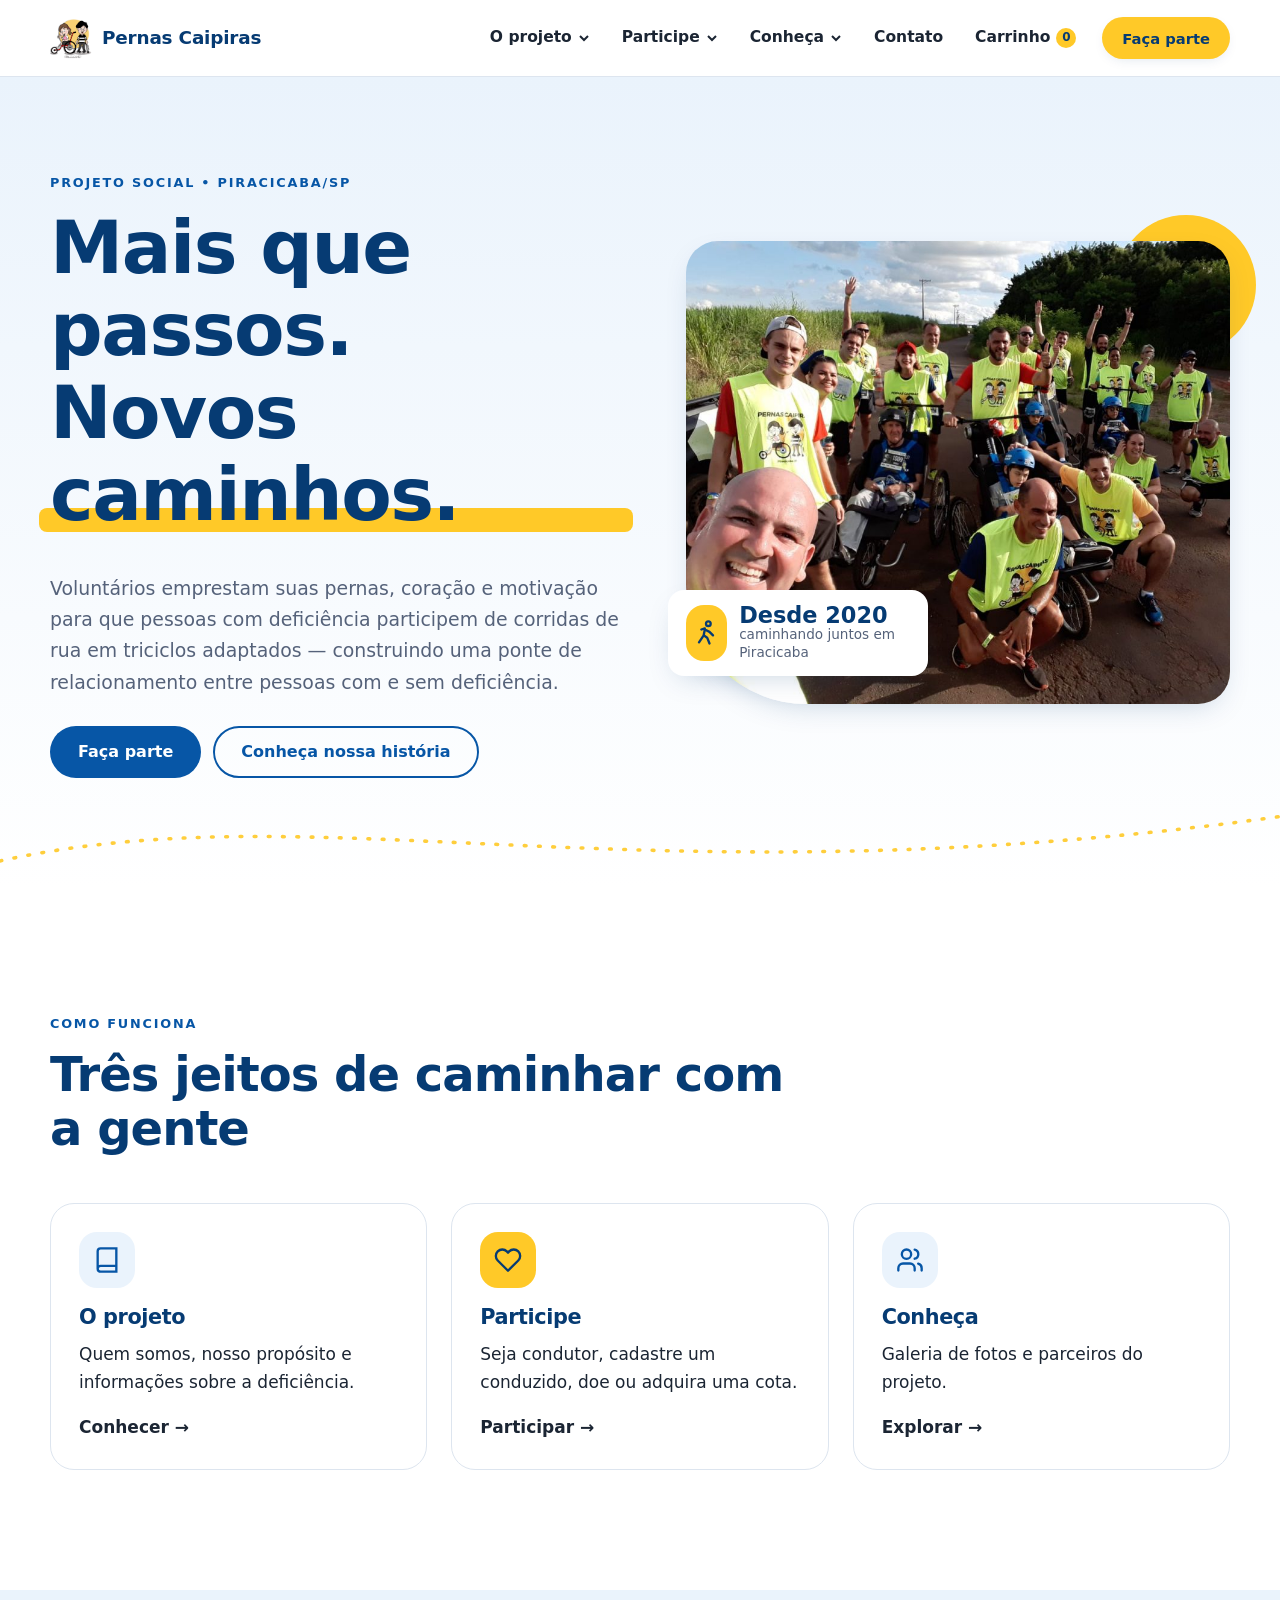
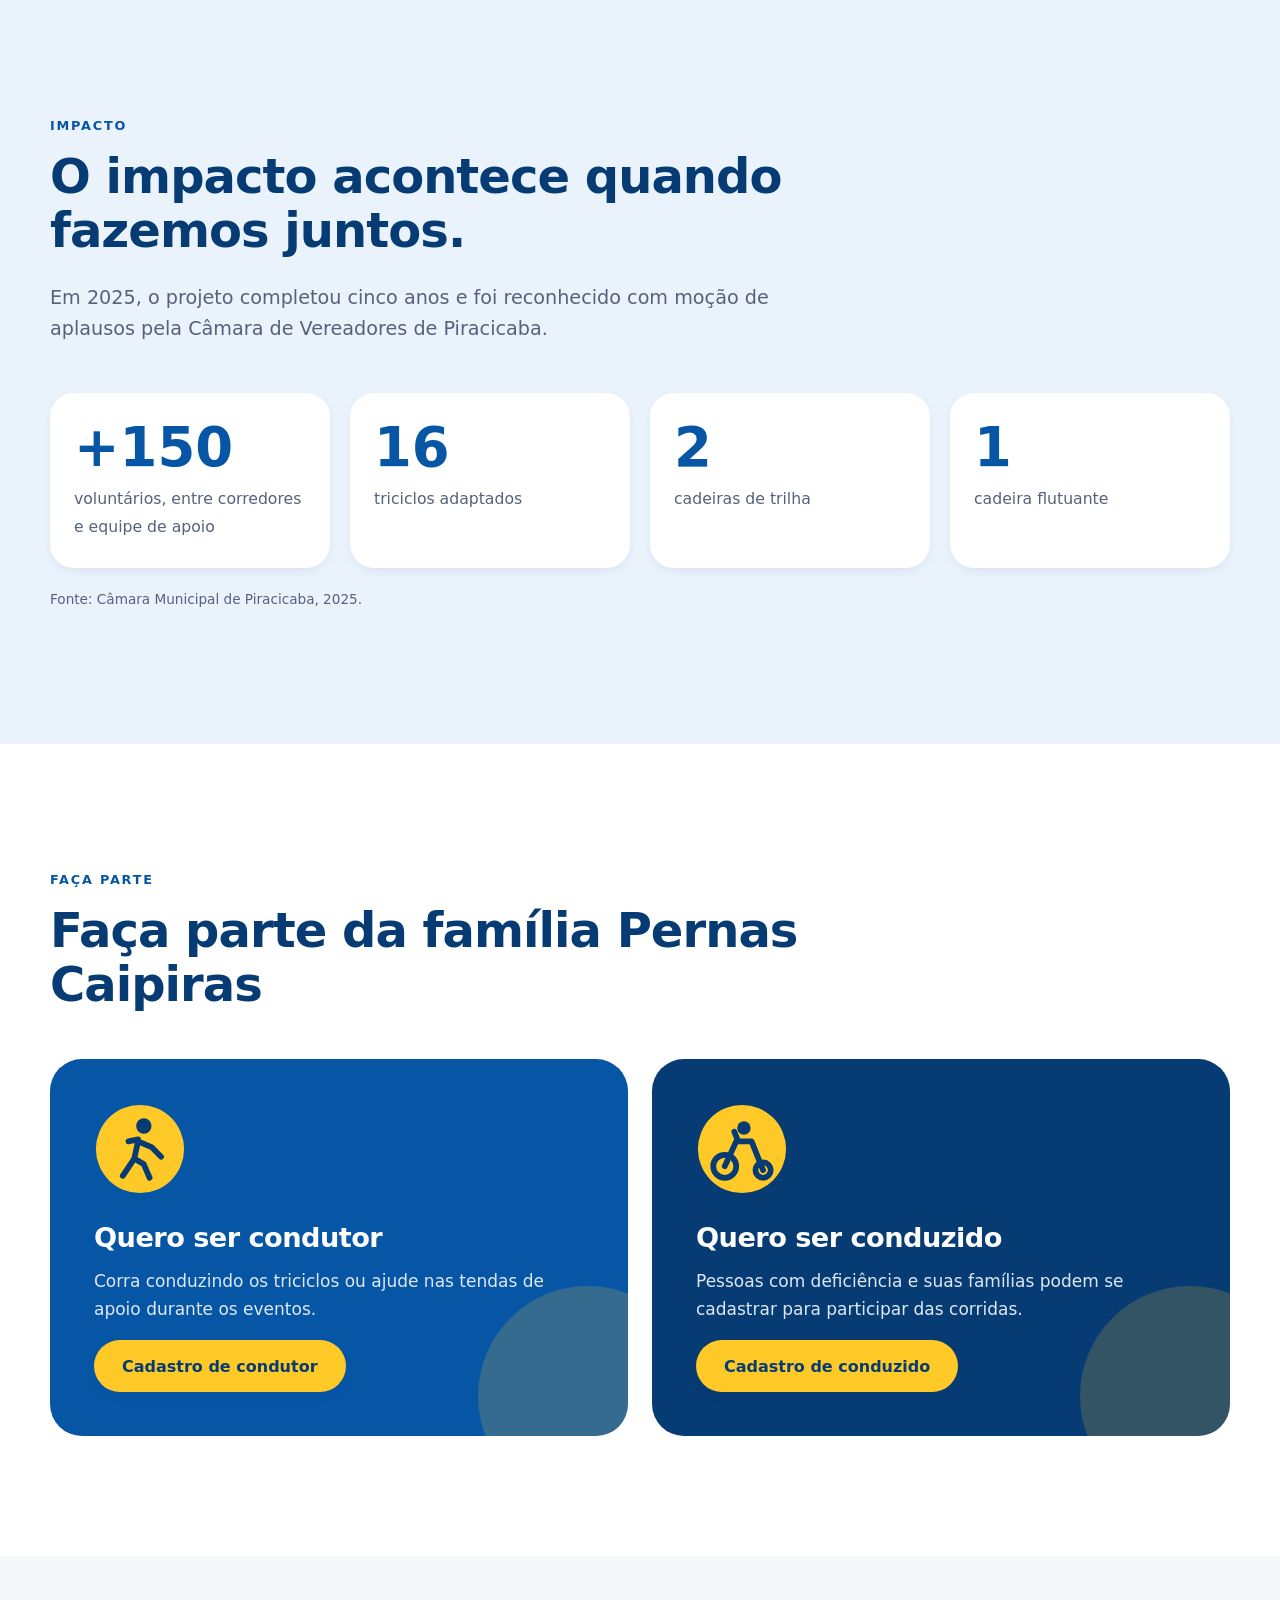
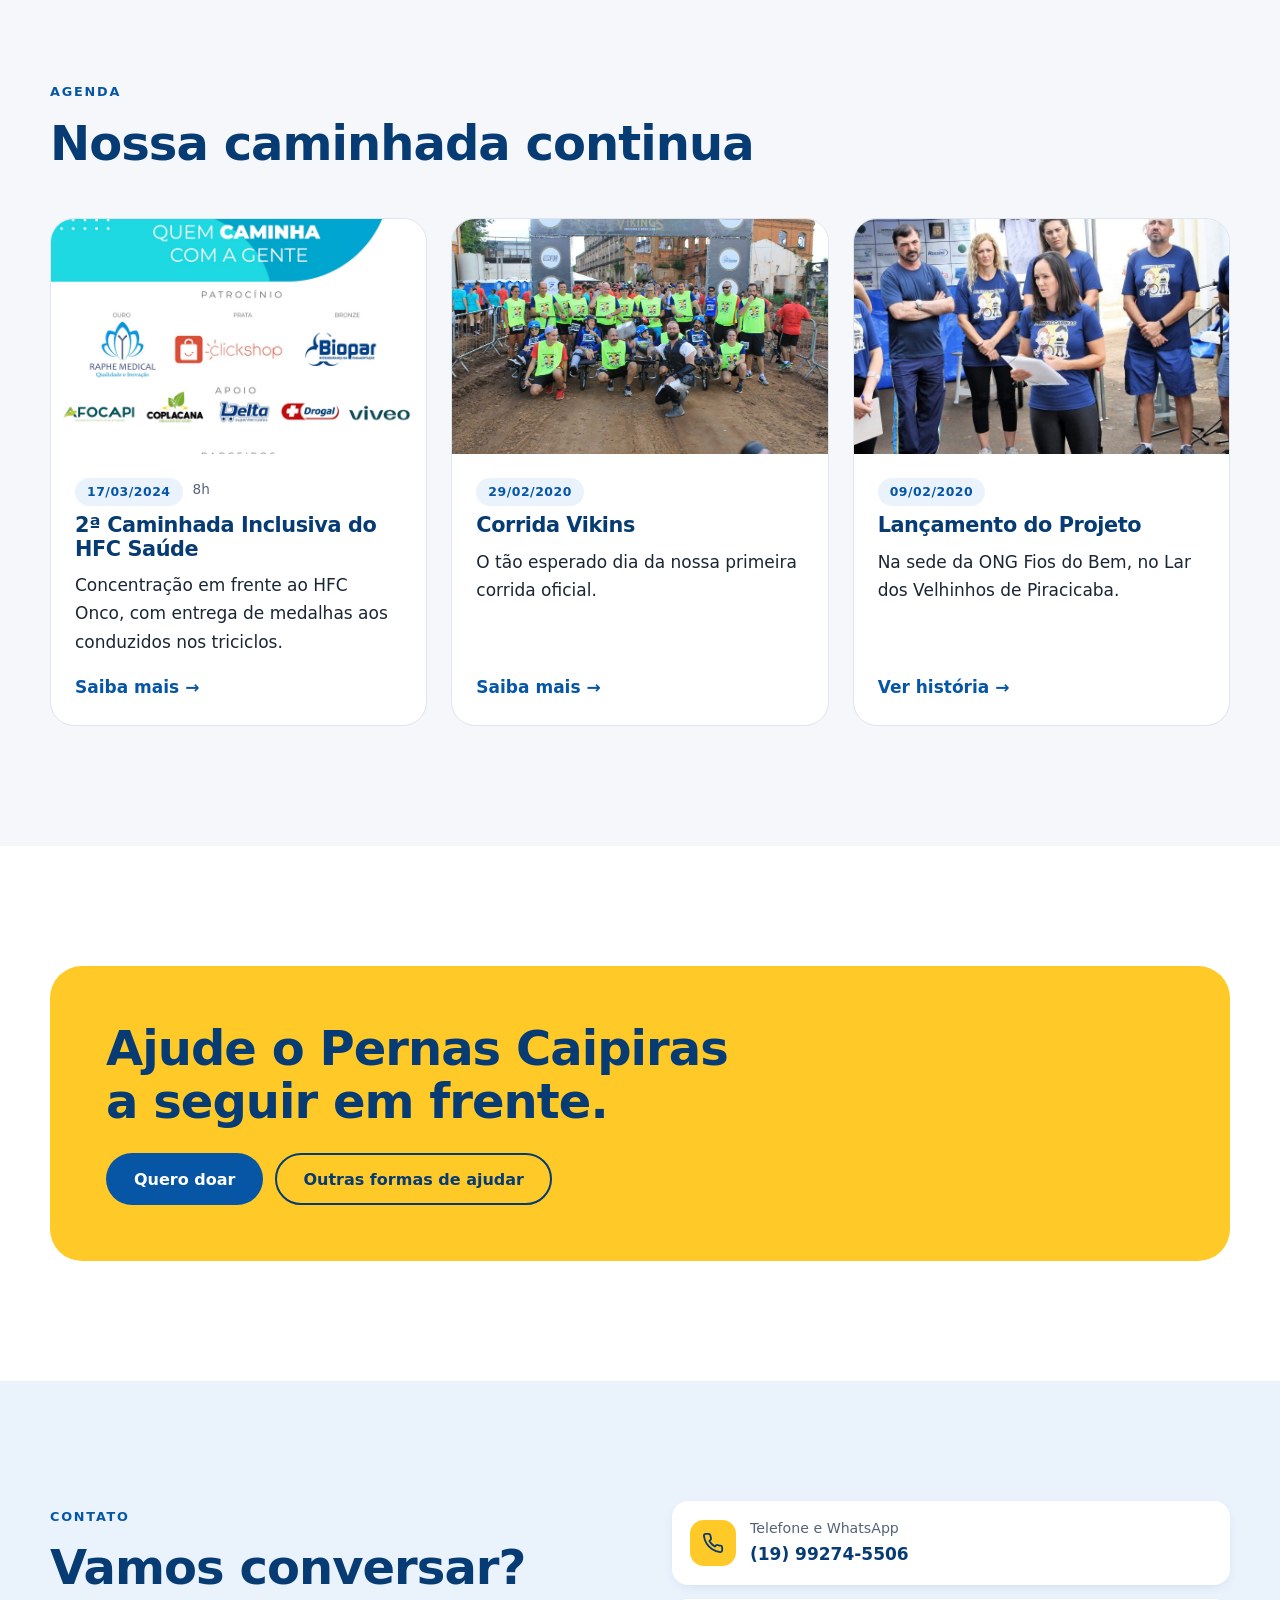
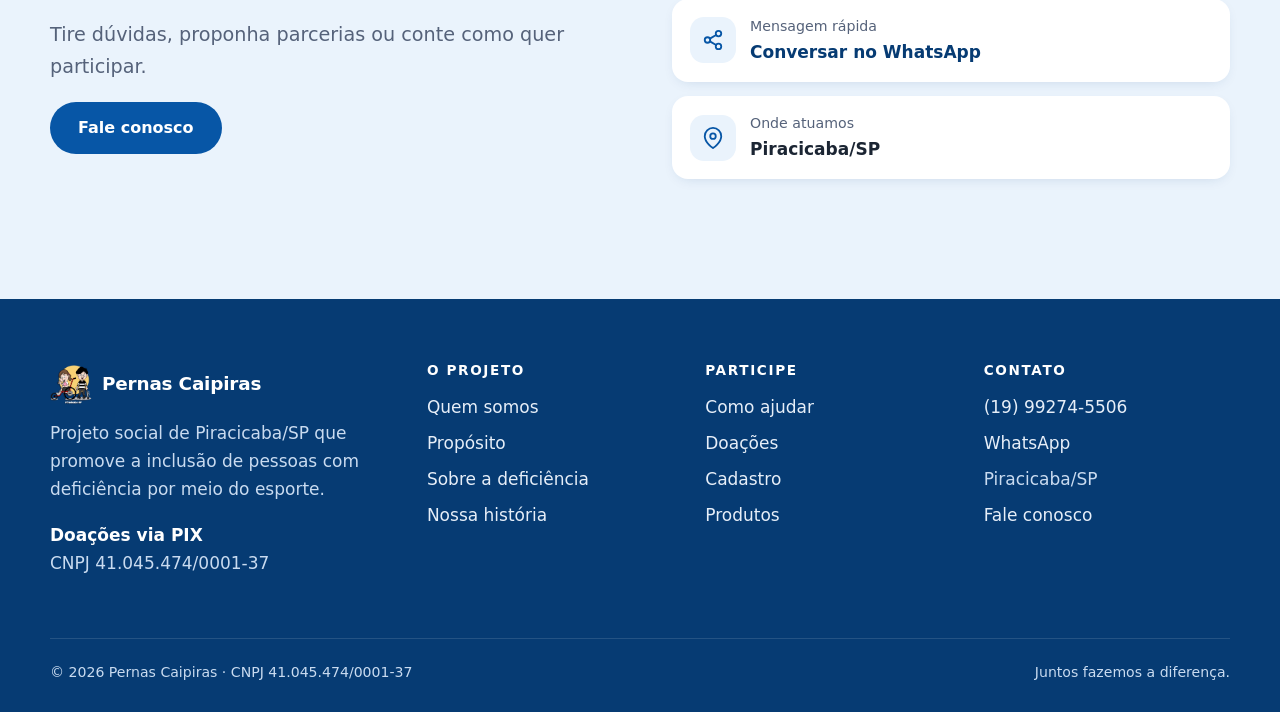
<file: index.html>
<!doctype html>
<html lang="pt-BR" class="no-js">
  <head>
    <meta charset="utf-8" />
    <meta name="viewport" content="width=device-width, initial-scale=1" />
    <title>Pernas Caipiras | Juntos fazemos a diferença</title>
    <meta
      name="description"
      content="Projeto social de Piracicaba/SP que leva pessoas com deficiência às corridas de rua em triciclos adaptados, conduzidos por voluntários."
    />
    <meta property="og:title" content="Pernas Caipiras | Juntos fazemos a diferença" />
    <meta
      property="og:description"
      content="Projeto social de Piracicaba/SP que leva pessoas com deficiência às corridas de rua em triciclos adaptados, conduzidos por voluntários."
    />
    <meta property="og:type" content="website" />
    <meta property="og:locale" content="pt_BR" />
    <meta property="og:image" content="assets/hero.jpg" />
    <meta name="twitter:card" content="summary_large_image" />
    <link rel="icon" type="image/png" href="assets/favicon.png" />
    <link rel="stylesheet" href="style.css" />
  </head>
  <body>
    <a class="skip" href="#conteudo">Pular para o conteúdo</a>
    <header class="header">
      <div class="container header__in">
        <a class="logo" href="index.html" aria-label="Pernas Caipiras — página inicial"
          ><img src="assets/logo.png" alt="" width="42" height="42" />Pernas Caipiras</a
        >
        <nav id="nav" class="nav" aria-label="Menu principal">
          <ul style="all: unset; display: contents">
            <li class="nav__item"><details>
              <summary class="nav__link">
                O projeto
                <svg viewBox="0 0 12 12" aria-hidden="true">
                  <path d="M2 4l4 4 4-4" fill="none" stroke="currentColor" stroke-width="2" />
                </svg>
              </summary>
              <ul class="nav__sub">
                <li><a href="sobre.html#quem-somos">Quem somos</a></li>
                <li><a href="sobre.html#proposito">Propósito</a></li>
                <li><a href="sobre.html#deficiencia">Sobre a deficiência</a></li>
                <li><a href="sobre.html#historia">Nossa história</a></li>
              </ul></details>
            </li>
            <li class="nav__item"><details>
              <summary class="nav__link">
                Participe
                <svg viewBox="0 0 12 12" aria-hidden="true">
                  <path d="M2 4l4 4 4-4" fill="none" stroke="currentColor" stroke-width="2" />
                </svg>
              </summary>
              <ul class="nav__sub">
                <li><a href="participe.html#como-ajudar">Como ajudar</a></li>
                <li><a href="participe.html#doacoes">Doações</a></li>
                <li><a href="participe.html#cadastro">Cadastro</a></li>
                <li><a href="participe.html#produtos">Produtos</a></li>
              </ul></details>
            </li>
            <li class="nav__item"><details>
              <summary class="nav__link">
                Conheça
                <svg viewBox="0 0 12 12" aria-hidden="true">
                  <path d="M2 4l4 4 4-4" fill="none" stroke="currentColor" stroke-width="2" />
                </svg>
              </summary>
              <ul class="nav__sub">
                <li><a href="conheca.html#galeria">Galeria</a></li>
                <li><a href="conheca.html#parceiros">Parceiros</a></li>
              </ul></details>
            </li>
            <li class="nav__item"><a class="nav__link" href="contato.html">Contato</a></li>
            <li class="nav__item">
              <a
                class="nav__link carrinho-link"
                href="participe.html#carrinho"
                aria-label="Carrinho"
                >Carrinho <span class="carrinho-qtd">0</span></a
              >
            </li>
            <li class="nav__item">
              <a class="btn btn--amarelo btn--sm" href="participe.html#cadastro">Faça parte</a>
            </li>
          </ul>
        </nav>
      </div>
    </header>
    <main id="conteudo">
      <section class="hero">
        <div class="container hero__grid">
          <div class="hero__texto">
            <span class="eyebrow">Projeto social • Piracicaba/SP</span>
            <h1><span>Mais que passos.</span> <span class="marca">Novos caminhos.</span></h1>
            <p>
              Voluntários emprestam suas pernas, coração e motivação para que pessoas com
              deficiência participem de corridas de rua em triciclos adaptados — construindo uma
              ponte de relacionamento entre pessoas com e sem deficiência.
            </p>
            <div class="acoes">
              <a class="btn btn--azul" href="participe.html#cadastro">Faça parte</a
              ><a class="btn btn--contorno" href="sobre.html#quem-somos">Conheça nossa história</a>
            </div>
          </div>
          <div class="hero__visual">
            <span class="hero__circulo" aria-hidden="true"></span>
            <div class="hero__foto">
              <img
                src="assets/imagem 2.jpeg"
                alt="Voluntários correndo junto a um triciclo adaptado com um jovem sorrindo"
                width="1400"
                height="966"
              />
            </div>
            <div class="hero__selo">
              <span class="icone icone--amarelo" style="margin: 0"
                ><svg
                  viewBox="0 0 24 24"
                  fill="none"
                  stroke="currentColor"
                  stroke-width="2"
                  stroke-linecap="round"
                  stroke-linejoin="round"
                  aria-hidden="true"
                >
                  <circle cx="14" cy="4" r="2" />
                  <path d="M6 20l4-6 3 2 2 5M10 14l1-5 4 2 3 3M8 9l3-1" /></svg></span
              ><span
                ><strong>Desde 2020</strong><small>caminhando juntos em Piracicaba</small></span
              >
            </div>
          </div>
        </div>
        <svg
          class="hero__caminho"
          viewBox="0 0 1440 120"
          preserveAspectRatio="none"
          aria-hidden="true"
        >
          <path
            d="M0 90 C 360 10, 720 140, 1440 40"
            fill="none"
            stroke="#FFC928"
            stroke-width="4"
            stroke-dasharray="2 14"
            stroke-linecap="round"
          />
        </svg>
      </section>

      <section class="section">
        <div class="container">
          <div class="head">
            <span class="eyebrow">Como funciona</span>
            <h2>Três jeitos de caminhar com a gente</h2>
          </div>
          <div class="grid grid--3">
            <a class="card" href="sobre.html" style="text-decoration: none; color: inherit"
              ><span class="icone"
                ><svg
                  viewBox="0 0 24 24"
                  fill="none"
                  stroke="currentColor"
                  stroke-width="2"
                  aria-hidden="true"
                >
                  <path
                    d="M4 19.5A2.5 2.5 0 0 1 6.5 17H20V2H6.5A2.5 2.5 0 0 0 4 4.5v15zM20 17v5H6.5A2.5 2.5 0 0 1 4 19.5"
                  /></svg
              ></span>
              <h3>O projeto</h3>
              <p>Quem somos, nosso propósito e informações sobre a deficiência.</p>
              <span class="mais">Conhecer</span></a
            >
            <a
              class="card"
              href="participe.html"
              style="text-decoration: none; color: inherit"
              ><span class="icone icone--amarelo"
                ><svg
                  viewBox="0 0 24 24"
                  fill="none"
                  stroke="currentColor"
                  stroke-width="2"
                  stroke-linecap="round"
                  stroke-linejoin="round"
                  aria-hidden="true"
                >
                  <path
                    d="M20.8 4.6a5.5 5.5 0 0 0-7.8 0L12 5.7l-1-1.1a5.5 5.5 0 0 0-7.8 7.8l8.8 8.8 8.8-8.8a5.5 5.5 0 0 0 0-7.8z"
                  /></svg
              ></span>
              <h3>Participe</h3>
              <p>Seja condutor, cadastre um conduzido, doe ou adquira uma cota.</p>
              <span class="mais">Participar</span></a
            >
            <a
              class="card"
              href="conheca.html"
              style="text-decoration: none; color: inherit"
              ><span class="icone"
                ><svg
                  viewBox="0 0 24 24"
                  fill="none"
                  stroke="currentColor"
                  stroke-width="2"
                  stroke-linecap="round"
                  stroke-linejoin="round"
                  aria-hidden="true"
                >
                  <circle cx="9" cy="7" r="4" />
                  <path
                    d="M2 21v-2a4 4 0 0 1 4-4h6a4 4 0 0 1 4 4v2M16 3.1a4 4 0 0 1 0 7.8M22 21v-2a4 4 0 0 0-3-3.9"
                  /></svg
              ></span>
              <h3>Conheça</h3>
              <p>Galeria de fotos e parceiros do projeto.</p>
              <span class="mais">Explorar</span></a
            >
          </div>
        </div>
      </section>

      <section class="section section--claro">
        <div class="container">
          <div class="head">
            <span class="eyebrow">Impacto</span>
            <h2>O impacto acontece quando fazemos juntos.</h2>
            <p class="lead">
              Em 2025, o projeto completou cinco anos e foi reconhecido com moção de aplausos pela
              Câmara de Vereadores de Piracicaba.
            </p>
          </div>
          <div class="numeros">
            <div class="numero">
              <strong>+150</strong><span>voluntários, entre corredores e equipe de apoio</span>
            </div>
            <div class="numero"><strong>16</strong><span>triciclos adaptados</span></div>
            <div class="numero"><strong>2</strong><span>cadeiras de trilha</span></div>
            <div class="numero"><strong>1</strong><span>cadeira flutuante</span></div>
          </div>
          <p class="fonte">Fonte: Câmara Municipal de Piracicaba, 2025.</p>
        </div>
      </section>

      <section class="section">
        <div class="container">
          <div class="head">
            <span class="eyebrow">Faça parte</span>
            <h2>Faça parte da família Pernas Caipiras</h2>
          </div>
          <div class="familia">
            <div class="opcao">
              <svg class="ilustra" viewBox="0 0 96 96" aria-hidden="true">
                <circle cx="48" cy="48" r="46" fill="#FFC928" />
                <circle cx="52" cy="24" r="8" fill="#063B73" />
                <path
                  d="M30 76l12-18 10 6 6 14M42 58l4-18 14 6 10 10M36 40l10-2"
                  stroke="#063B73"
                  stroke-width="6"
                  fill="none"
                  stroke-linecap="round"
                  stroke-linejoin="round"
                />
              </svg>
              <h3>Quero ser condutor</h3>
              <p>Corra conduzindo os triciclos ou ajude nas tendas de apoio durante os eventos.</p>
              <a class="btn btn--amarelo" href="participe.html#condutor">Cadastro de condutor</a>
            </div>
            <div class="opcao opcao--b">
              <svg class="ilustra" viewBox="0 0 96 96" aria-hidden="true">
                <circle cx="48" cy="48" r="46" fill="#FFC928" />
                <circle cx="30" cy="66" r="12" fill="none" stroke="#063B73" stroke-width="6" />
                <circle cx="70" cy="70" r="8" fill="none" stroke="#063B73" stroke-width="6" />
                <path
                  d="M30 66l12-26h16l12 30M44 40l-4-10"
                  stroke="#063B73"
                  stroke-width="6"
                  fill="none"
                  stroke-linecap="round"
                  stroke-linejoin="round"
                />
                <circle cx="50" cy="26" r="7" fill="#063B73" />
              </svg>
              <h3>Quero ser conduzido</h3>
              <p>
                Pessoas com deficiência e suas famílias podem se cadastrar para participar das
                corridas.
              </p>
              <a class="btn btn--amarelo" href="participe.html#conduzido">Cadastro de conduzido</a>
            </div>
          </div>
        </div>
      </section>

      <section class="section section--cinza">
        <div class="container">
          <div class="head">
            <span class="eyebrow">Agenda</span>
            <h2>Nossa caminhada continua</h2>
          </div>
          <div class="grid grid--3">
            <article class="card card--img">
              <div class="card__img">
                <img
                  src="assets/2 hfc.jpg"
                  alt="Voluntários e famílias reunidos em evento inclusivo"
                  loading="lazy"
                  width="1400"
                  height="1002"
                />
              </div>
              <div class="card__corpo">
                <div class="meta"><span class="tag">17/03/2024</span><span>8h</span></div>
                <h3>2ª Caminhada Inclusiva do HFC Saúde</h3>
                <p>
                  Concentração em frente ao HFC Onco, com entrega de medalhas aos conduzidos nos
                  triciclos.
                </p>
                <a class="mais" href="conheca.html#eventos">Saiba mais</a>
              </div>
            </article>
            <article class="card card--img">
              <div class="card__img">
                <img
                  src="assets/imagem 1.jpg"
                  alt="Chegada de corrida com medalha"
                  loading="lazy"
                  width="1200"
                  height="1200"
                />
              </div>
              <div class="card__corpo">
                <div class="meta"><span class="tag">29/02/2020</span></div>
                <h3>Corrida Vikins</h3>
                <p>O tão esperado dia da nossa primeira corrida oficial.</p>
                <a class="mais" href="conheca.html#eventos">Saiba mais</a>
              </div>
            </article>
            <article class="card card--img">
              <div class="card__img">
                <img
                  src="assets/lanc.projeto.jpg"
                  alt="Voluntários conduzindo triciclo em corrida de rua"
                  loading="lazy"
                  width="1400"
                  height="966"
                />
              </div>
              <div class="card__corpo">
                <div class="meta"><span class="tag">09/02/2020</span></div>
                <h3>Lançamento do Projeto</h3>
                <p>Na sede da ONG Fios do Bem, no Lar dos Velhinhos de Piracicaba.</p>
                <a class="mais" href="sobre.html#historia">Ver história</a>
              </div>
            </article>
          </div>
        </div>
      </section>

      <section class="section">
        <div class="container">
          <div class="faixa">
            <h2>Ajude o Pernas Caipiras a seguir em frente.</h2>
            <div class="acoes" style="margin: 0">
              <a class="btn btn--azul" href="participe.html#doacoes">Quero doar</a
              ><a
                class="btn btn--contorno"
                href="participe.html#como-ajudar"
                style="color: var(--azul-escuro)"
                >Outras formas de ajudar</a
              >
            </div>
          </div>
        </div>
      </section>

      <section class="section section--claro">
        <div class="container contato">
          <div >
            <span class="eyebrow">Contato</span>
            <h2>Vamos conversar?</h2>
            <p class="lead">Tire dúvidas, proponha parcerias ou conte como quer participar.</p>
            <a class="btn btn--azul" href="contato.html">Fale conosco</a>
          </div>
          <div >
            <ul class="contato__lista">
              <li>
                <span class="icone icone--amarelo"
                  ><svg
                    viewBox="0 0 24 24"
                    fill="none"
                    stroke="currentColor"
                    stroke-width="2"
                    stroke-linecap="round"
                    stroke-linejoin="round"
                    aria-hidden="true"
                  >
                    <path
                      d="M22 16.9v3a2 2 0 0 1-2.2 2 19.8 19.8 0 0 1-8.6-3.1 19.5 19.5 0 0 1-6-6A19.8 19.8 0 0 1 2.1 4.2 2 2 0 0 1 4.1 2h3a2 2 0 0 1 2 1.7c.1 1 .4 1.9.7 2.8a2 2 0 0 1-.5 2.1L8 9.9a16 16 0 0 0 6 6l1.3-1.3a2 2 0 0 1 2.1-.4c.9.3 1.8.6 2.8.7a2 2 0 0 1 1.7 2z"
                    /></svg></span
                ><span
                  ><small>Telefone e WhatsApp</small
                  ><a href="tel:+5519992745506">(19) 99274-5506</a></span
                >
              </li>
              <li>
                <span class="icone"
                  ><svg
                    viewBox="0 0 24 24"
                    fill="none"
                    stroke="currentColor"
                    stroke-width="2"
                    stroke-linecap="round"
                    stroke-linejoin="round"
                    aria-hidden="true"
                  >
                    <circle cx="18" cy="5" r="3" />
                    <circle cx="6" cy="12" r="3" />
                    <circle cx="18" cy="19" r="3" />
                    <path d="M8.6 13.5l6.8 4M15.4 6.5l-6.8 4" /></svg></span
                ><span
                  ><small>Mensagem rápida</small
                  ><a href="https://wa.me/5519992745506" target="_blank" rel="noopener"
                    >Conversar no WhatsApp</a
                  ></span
                >
              </li>
              <li>
                <span class="icone"
                  ><svg
                    viewBox="0 0 24 24"
                    fill="none"
                    stroke="currentColor"
                    stroke-width="2"
                    aria-hidden="true"
                  >
                    <path d="M21 10c0 7-9 13-9 13S3 17 3 10a9 9 0 0 1 18 0z" />
                    <circle cx="12" cy="10" r="3" /></svg></span
                ><span><small>Onde atuamos</small><strong>Piracicaba/SP</strong></span>
              </li>
            </ul>
          </div>
        </div>
      </section>
    </main>
    <footer class="footer">
      <div class="container">
        <div class="footer__grid">
          <div>
            <a class="logo" href="index.html"
              ><img src="assets/logo.png" alt="" width="42" height="42" />Pernas Caipiras</a
            >
            <p>
              Projeto social de Piracicaba/SP que promove a inclusão de pessoas com deficiência por
              meio do esporte.
            </p>
            <p><strong style="color: #fff">Doações via PIX</strong><br />CNPJ 41.045.474/0001-37</p>
          </div>
          <div>
            <h4>O projeto</h4>
            <ul>
              <li><a href="sobre.html#quem-somos">Quem somos</a></li>
              <li><a href="sobre.html#proposito">Propósito</a></li>
              <li><a href="sobre.html#deficiencia">Sobre a deficiência</a></li>
              <li><a href="sobre.html#historia">Nossa história</a></li>
            </ul>
          </div>
          <div>
            <h4>Participe</h4>
            <ul>
              <li><a href="participe.html#como-ajudar">Como ajudar</a></li>
              <li><a href="participe.html#doacoes">Doações</a></li>
              <li><a href="participe.html#cadastro">Cadastro</a></li>
              <li><a href="participe.html#produtos">Produtos</a></li>
            </ul>
          </div>
          <div>
            <h4>Contato</h4>
            <ul>
              <li><a href="tel:+5519992745506">(19) 99274-5506</a></li>
              <li>
                <a href="https://wa.me/5519992745506" target="_blank" rel="noopener">WhatsApp</a>
              </li>
              <li>Piracicaba/SP</li>
              <li><a href="contato.html">Fale conosco</a></li>
            </ul>
          </div>
        </div>
        <div class="footer__base">
          <span>© <span id="ano">2026</span> Pernas Caipiras · CNPJ 41.045.474/0001-37</span
          ><span>Juntos fazemos a diferença.</span>
        </div>
      </div>
    </footer>
    <script src="js/main.js" defer></script>
  </body>
</html>
</file>
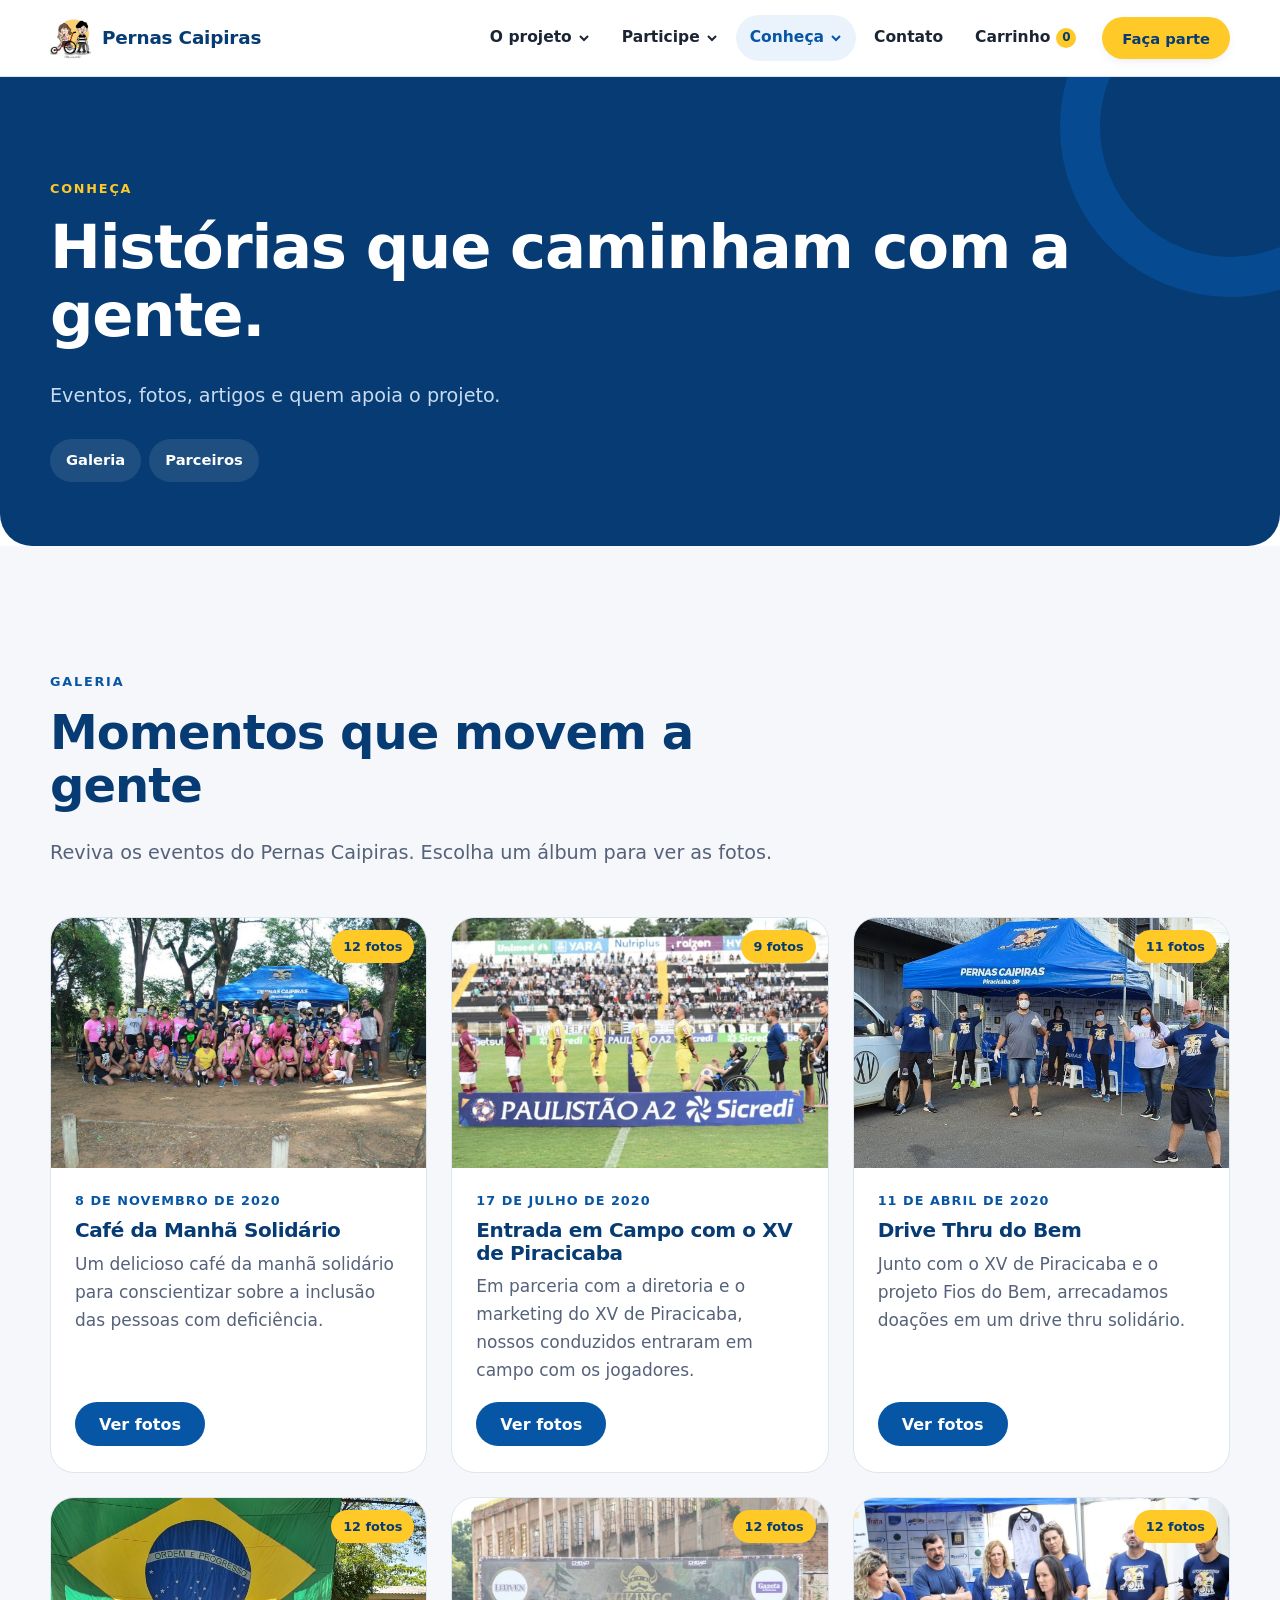
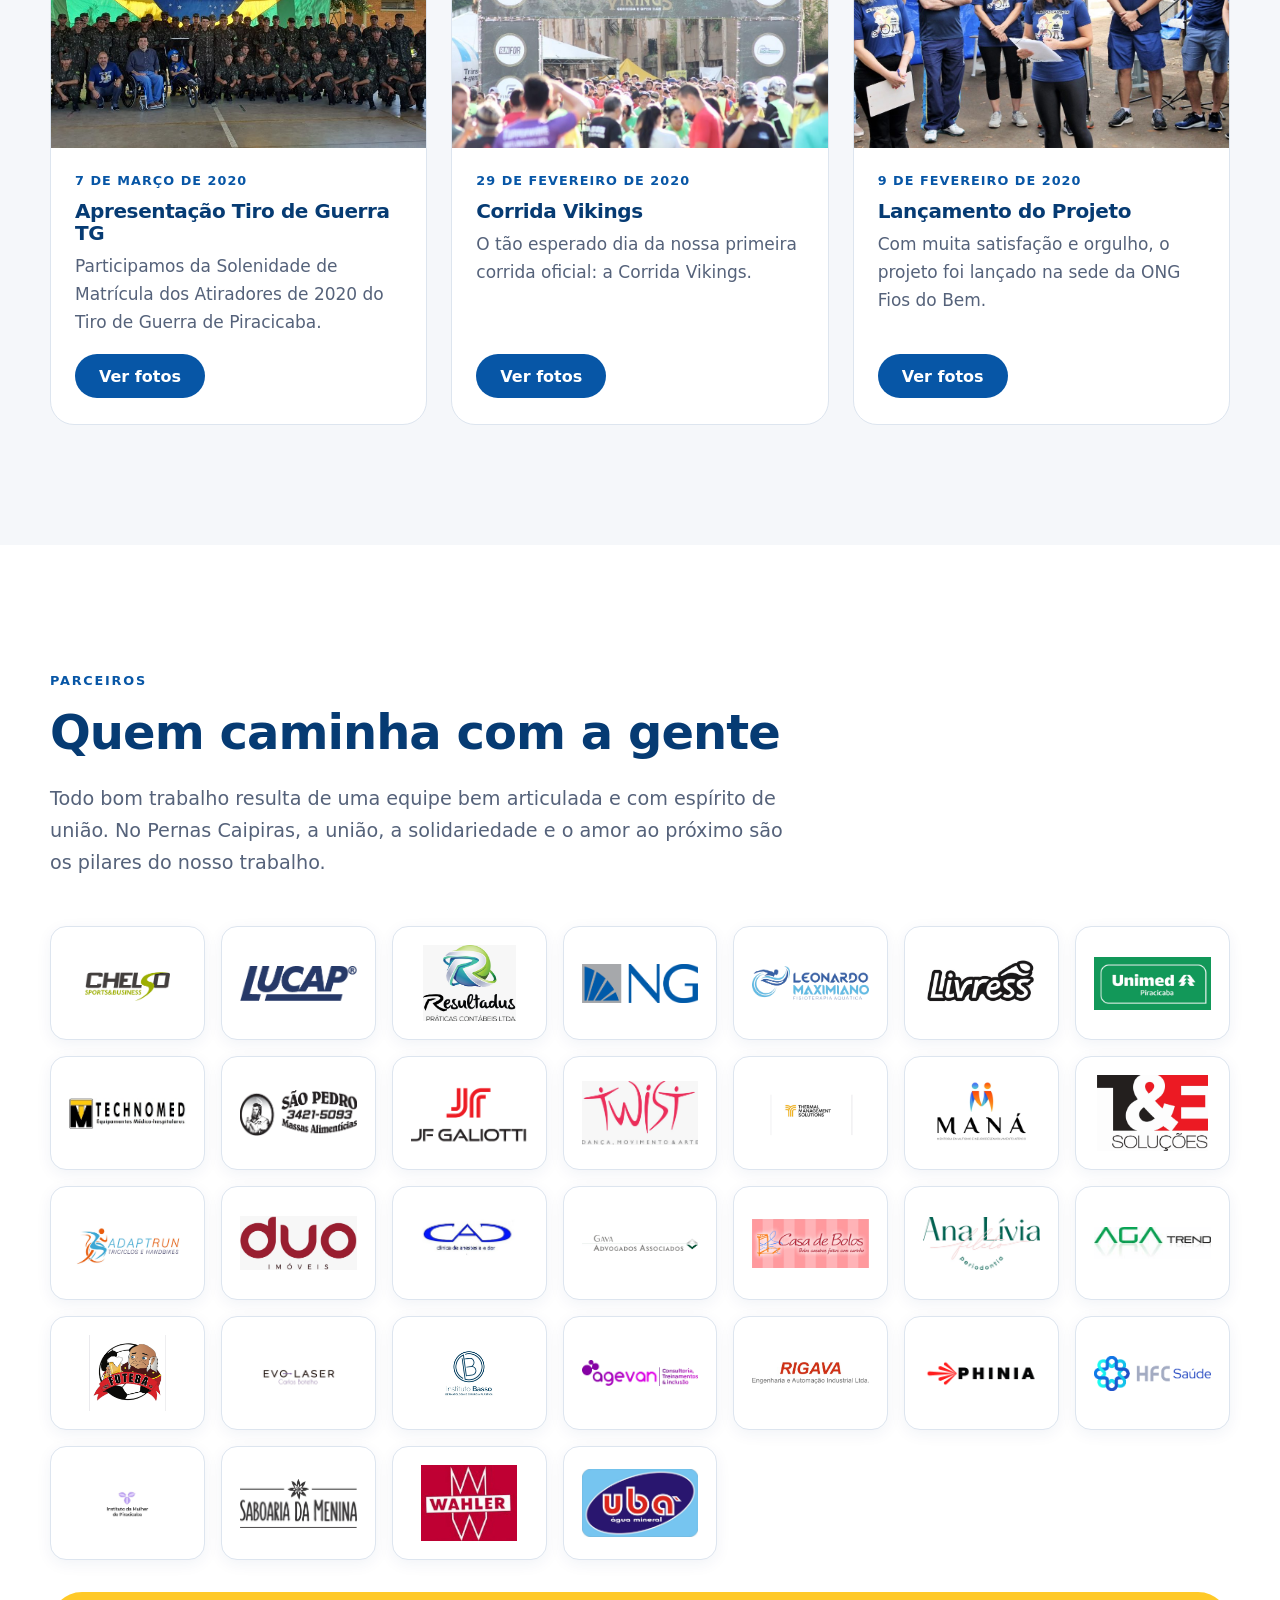
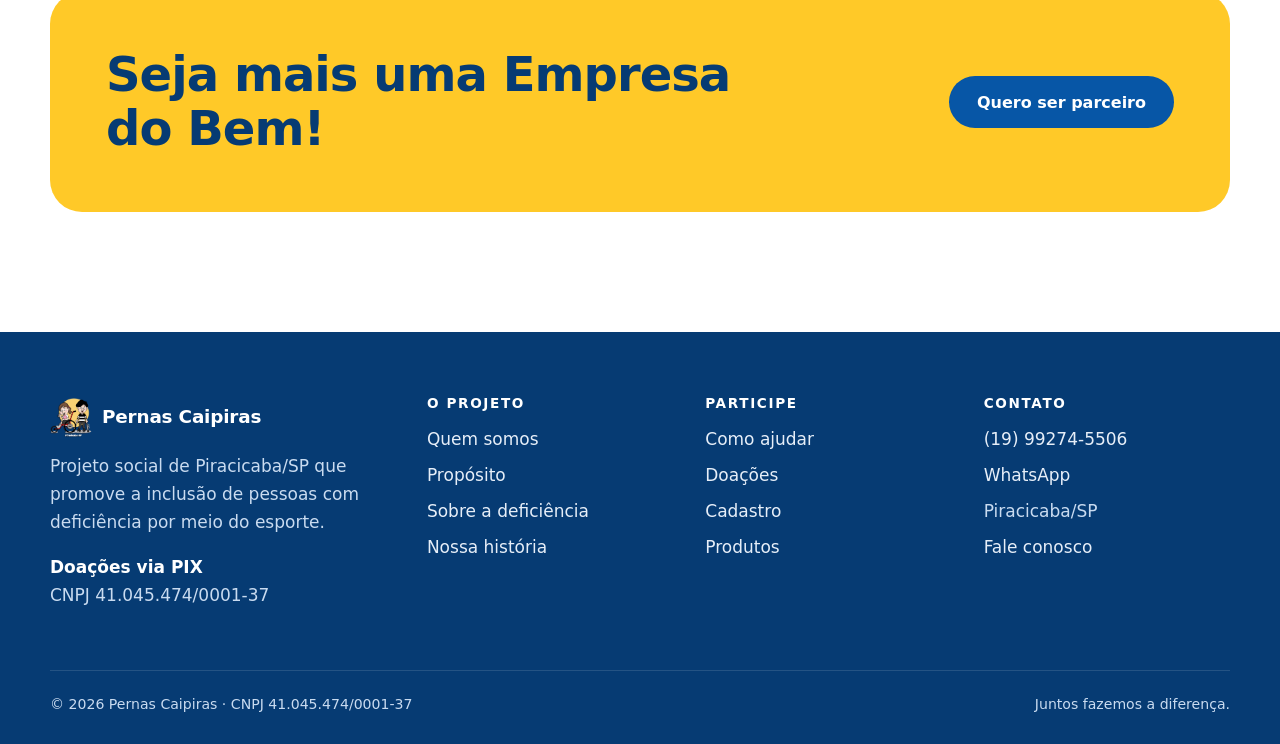
<file: conheca.html>
<!doctype html>
<html lang="pt-BR" class="no-js">
  <head>
    <meta charset="utf-8" />
    <meta name="viewport" content="width=device-width, initial-scale=1" />
    <title>Galeria e parceiros | Pernas Caipiras</title>
    <meta
      name="description"
      content="Conheça a galeria de fotos e os parceiros do projeto social Pernas Caipiras."
    />
    <meta property="og:title" content="Galeria e parceiros | Pernas Caipiras" />
    <meta
      property="og:description"
      content="Conheça a galeria de fotos e os parceiros do projeto social Pernas Caipiras."
    />
    <meta property="og:type" content="website" />
    <meta property="og:locale" content="pt_BR" />
    <meta property="og:image" content="assets/hero.jpg" />
    <meta name="twitter:card" content="summary_large_image" />
    <link rel="icon" type="image/png" href="assets/favicon.png" />
    <link rel="stylesheet" href="style.css" />
  </head>
  <body>
    <a class="skip" href="#conteudo">Pular para o conteúdo</a>
    <header class="header">
      <div class="container header__in">
        <a class="logo" href="index.html" aria-label="Pernas Caipiras — página inicial"
          ><img src="assets/logo.png" alt="" width="42" height="42" />Pernas Caipiras</a
        >
        <nav id="nav" class="nav" aria-label="Menu principal">
          <ul style="all: unset; display: contents">
            <li class="nav__item"><details>
              <summary class="nav__link">
                O projeto
                <svg viewBox="0 0 12 12" aria-hidden="true">
                  <path d="M2 4l4 4 4-4" fill="none" stroke="currentColor" stroke-width="2" />
                </svg>
              </summary>
              <ul class="nav__sub">
                <li><a href="sobre.html#quem-somos">Quem somos</a></li>
                <li><a href="sobre.html#proposito">Propósito</a></li>
                <li><a href="sobre.html#deficiencia">Sobre a deficiência</a></li>
                <li><a href="sobre.html#historia">Nossa história</a></li>
              </ul></details>
            </li>
            <li class="nav__item"><details>
              <summary class="nav__link">
                Participe
                <svg viewBox="0 0 12 12" aria-hidden="true">
                  <path d="M2 4l4 4 4-4" fill="none" stroke="currentColor" stroke-width="2" />
                </svg>
              </summary>
              <ul class="nav__sub">
                <li><a href="participe.html#como-ajudar">Como ajudar</a></li>
                <li><a href="participe.html#doacoes">Doações</a></li>
                <li><a href="participe.html#cadastro">Cadastro</a></li>
                <li><a href="participe.html#produtos">Produtos</a></li>
              </ul></details>
            </li>
            <li class="nav__item"><details>
              <summary class="nav__link" aria-current="page">
                Conheça
                <svg viewBox="0 0 12 12" aria-hidden="true">
                  <path d="M2 4l4 4 4-4" fill="none" stroke="currentColor" stroke-width="2" />
                </svg>
              </summary>
              <ul class="nav__sub">
                <li><a href="conheca.html#galeria">Galeria</a></li>
                <li><a href="conheca.html#parceiros">Parceiros</a></li>
              </ul></details>
            </li>
            <li class="nav__item"><a class="nav__link" href="contato.html">Contato</a></li>
            <li class="nav__item">
              <a
                class="nav__link carrinho-link"
                href="participe.html#carrinho"
                aria-label="Carrinho"
                >Carrinho <span class="carrinho-qtd">0</span></a
              >
            </li>
            <li class="nav__item">
              <a class="btn btn--amarelo btn--sm" href="participe.html#cadastro">Faça parte</a>
            </li>
          </ul>
        </nav>
      </div>
    </header>
    <main id="conteudo">
      <section class="page-hero">
        <div class="container">
          <span class="eyebrow">Conheça</span>
          <h1>Histórias que caminham com a gente.</h1>
          <p class="lead">Eventos, fotos, artigos e quem apoia o projeto.</p>
          <nav class="subnav" aria-label="Nesta página">
            <a href="#galeria">Galeria</a><a href="#parceiros">Parceiros</a>
          </nav>
        </div>
      </section>

      <section class="section section--cinza" id="galeria">
        <div class="container">
          <div class="head">
            <span class="eyebrow">Galeria</span>
            <h2>Momentos que movem a gente</h2>
            <p class="lead">
              Reviva os eventos do Pernas Caipiras. Escolha um álbum para ver as fotos.
            </p>
          </div>
          <div class="albuns">
            <article class="album" id="cafe-solidario">
              <a
                href="#cafe-solidario-01"
                class="album__capa"
                aria-label="Ver fotos: Café da Manhã Solidário"
                ><img
                  src="assets/galeria/cafe-solidario/01.jpg"
                  alt="Café da Manhã Solidário"
                  loading="lazy"
                /><span class="album__qtd">12 fotos</span></a
              >
              <div class="album__corpo">
                <time datetime="2020-11-08">8 de novembro de 2020</time>
                <h3>Café da Manhã Solidário</h3>
                <p>
                  Um delicioso café da manhã solidário para conscientizar sobre a inclusão das
                  pessoas com deficiência.
                </p>
                <a href="#cafe-solidario-01" class="btn btn--azul album__ver">Ver fotos</a>
              </div>
            </article>
            <article class="album" id="xv-piracicaba">
              <a
                href="#xv-piracicaba-01"
                class="album__capa"
                aria-label="Ver fotos: Entrada em Campo com o XV de Piracicaba"
                ><img
                  src="assets/galeria/xv-piracicaba/01.jpg"
                  alt="Entrada em Campo com o XV de Piracicaba"
                  loading="lazy"
                /><span class="album__qtd">9 fotos</span></a
              >
              <div class="album__corpo">
                <time datetime="2020-07-17">17 de julho de 2020</time>
                <h3>Entrada em Campo com o XV de Piracicaba</h3>
                <p>
                  Em parceria com a diretoria e o marketing do XV de Piracicaba, nossos conduzidos
                  entraram em campo com os jogadores.
                </p>
                <a href="#xv-piracicaba-01" class="btn btn--azul album__ver">Ver fotos</a>
              </div>
            </article>
            <article class="album" id="drive-thru">
              <a href="#drive-thru-01" class="album__capa" aria-label="Ver fotos: Drive Thru do Bem"
                ><img
                  src="assets/galeria/drive-thru/01.jpg"
                  alt="Drive Thru do Bem"
                  loading="lazy"
                /><span class="album__qtd">11 fotos</span></a
              >
              <div class="album__corpo">
                <time datetime="2020-04-11">11 de abril de 2020</time>
                <h3>Drive Thru do Bem</h3>
                <p>
                  Junto com o XV de Piracicaba e o projeto Fios do Bem, arrecadamos doações em um
                  drive thru solidário.
                </p>
                <a href="#drive-thru-01" class="btn btn--azul album__ver">Ver fotos</a>
              </div>
            </article>
            <article class="album" id="tiro-de-guerra">
              <a
                href="#tiro-de-guerra-01"
                class="album__capa"
                aria-label="Ver fotos: Apresentação Tiro de Guerra TG"
                ><img
                  src="assets/galeria/tiro-de-guerra/01.jpg"
                  alt="Apresentação Tiro de Guerra TG"
                  loading="lazy"
                /><span class="album__qtd">12 fotos</span></a
              >
              <div class="album__corpo">
                <time datetime="2020-03-07">7 de março de 2020</time>
                <h3>Apresentação Tiro de Guerra TG</h3>
                <p>
                  Participamos da Solenidade de Matrícula dos Atiradores de 2020 do Tiro de Guerra
                  de Piracicaba.
                </p>
                <a href="#tiro-de-guerra-01" class="btn btn--azul album__ver">Ver fotos</a>
              </div>
            </article>
            <article class="album" id="vikings">
              <a href="#vikings-01" class="album__capa" aria-label="Ver fotos: Corrida Vikings"
                ><img
                  src="assets/galeria/vikings/01.jpg"
                  alt="Corrida Vikings"
                  loading="lazy"
                /><span class="album__qtd">12 fotos</span></a
              >
              <div class="album__corpo">
                <time datetime="2020-02-29">29 de fevereiro de 2020</time>
                <h3>Corrida Vikings</h3>
                <p>O tão esperado dia da nossa primeira corrida oficial: a Corrida Vikings.</p>
                <a href="#vikings-01" class="btn btn--azul album__ver">Ver fotos</a>
              </div>
            </article>
            <article class="album" id="lancamento">
              <a
                href="#lancamento-01"
                class="album__capa"
                aria-label="Ver fotos: Lançamento do Projeto"
                ><img
                  src="assets/galeria/lancamento/01.jpg"
                  alt="Lançamento do Projeto"
                  loading="lazy"
                /><span class="album__qtd">12 fotos</span></a
              >
              <div class="album__corpo">
                <time datetime="2020-02-09">9 de fevereiro de 2020</time>
                <h3>Lançamento do Projeto</h3>
                <p>
                  Com muita satisfação e orgulho, o projeto foi lançado na sede da ONG Fios do Bem.
                </p>
                <a href="#lancamento-01" class="btn btn--azul album__ver">Ver fotos</a>
              </div>
            </article>
          </div>
        </div>
      </section>
      <!-- Galeria sem JavaScript: cada foto abre com :target -->
      <div
        class="lightbox"
        id="cafe-solidario-01"
        role="dialog"
        aria-label="Café da Manhã Solidário – foto 1"
      >
        <a class="lb-fundo" href="#cafe-solidario" aria-label="Fechar"></a>
        <a class="lb-btn lb-fechar" href="#cafe-solidario" aria-label="Fechar">×</a>
        <a class="lb-btn lb-ant" href="#cafe-solidario-12" aria-label="Foto anterior">‹</a>
        <figure>
          <img
            src="assets/galeria/cafe-solidario/01.jpg"
            alt="Café da Manhã Solidário – foto 1"
            loading="lazy"
          />
          <p>Café da Manhã Solidário<span class="lb-contador">1 de 12</span></p>
        </figure>
        <a class="lb-btn lb-prox" href="#cafe-solidario-02" aria-label="Próxima foto">›</a>
      </div>
      <div
        class="lightbox"
        id="cafe-solidario-02"
        role="dialog"
        aria-label="Café da Manhã Solidário – foto 2"
      >
        <a class="lb-fundo" href="#cafe-solidario" aria-label="Fechar"></a>
        <a class="lb-btn lb-fechar" href="#cafe-solidario" aria-label="Fechar">×</a>
        <a class="lb-btn lb-ant" href="#cafe-solidario-01" aria-label="Foto anterior">‹</a>
        <figure>
          <img
            src="assets/galeria/cafe-solidario/02.jpg"
            alt="Café da Manhã Solidário – foto 2"
            loading="lazy"
          />
          <p>Café da Manhã Solidário<span class="lb-contador">2 de 12</span></p>
        </figure>
        <a class="lb-btn lb-prox" href="#cafe-solidario-03" aria-label="Próxima foto">›</a>
      </div>
      <div
        class="lightbox"
        id="cafe-solidario-03"
        role="dialog"
        aria-label="Café da Manhã Solidário – foto 3"
      >
        <a class="lb-fundo" href="#cafe-solidario" aria-label="Fechar"></a>
        <a class="lb-btn lb-fechar" href="#cafe-solidario" aria-label="Fechar">×</a>
        <a class="lb-btn lb-ant" href="#cafe-solidario-02" aria-label="Foto anterior">‹</a>
        <figure>
          <img
            src="assets/galeria/cafe-solidario/03.jpg"
            alt="Café da Manhã Solidário – foto 3"
            loading="lazy"
          />
          <p>Café da Manhã Solidário<span class="lb-contador">3 de 12</span></p>
        </figure>
        <a class="lb-btn lb-prox" href="#cafe-solidario-04" aria-label="Próxima foto">›</a>
      </div>
      <div
        class="lightbox"
        id="cafe-solidario-04"
        role="dialog"
        aria-label="Café da Manhã Solidário – foto 4"
      >
        <a class="lb-fundo" href="#cafe-solidario" aria-label="Fechar"></a>
        <a class="lb-btn lb-fechar" href="#cafe-solidario" aria-label="Fechar">×</a>
        <a class="lb-btn lb-ant" href="#cafe-solidario-03" aria-label="Foto anterior">‹</a>
        <figure>
          <img
            src="assets/galeria/cafe-solidario/04.jpg"
            alt="Café da Manhã Solidário – foto 4"
            loading="lazy"
          />
          <p>Café da Manhã Solidário<span class="lb-contador">4 de 12</span></p>
        </figure>
        <a class="lb-btn lb-prox" href="#cafe-solidario-05" aria-label="Próxima foto">›</a>
      </div>
      <div
        class="lightbox"
        id="cafe-solidario-05"
        role="dialog"
        aria-label="Café da Manhã Solidário – foto 5"
      >
        <a class="lb-fundo" href="#cafe-solidario" aria-label="Fechar"></a>
        <a class="lb-btn lb-fechar" href="#cafe-solidario" aria-label="Fechar">×</a>
        <a class="lb-btn lb-ant" href="#cafe-solidario-04" aria-label="Foto anterior">‹</a>
        <figure>
          <img
            src="assets/galeria/cafe-solidario/05.jpg"
            alt="Café da Manhã Solidário – foto 5"
            loading="lazy"
          />
          <p>Café da Manhã Solidário<span class="lb-contador">5 de 12</span></p>
        </figure>
        <a class="lb-btn lb-prox" href="#cafe-solidario-06" aria-label="Próxima foto">›</a>
      </div>
      <div
        class="lightbox"
        id="cafe-solidario-06"
        role="dialog"
        aria-label="Café da Manhã Solidário – foto 6"
      >
        <a class="lb-fundo" href="#cafe-solidario" aria-label="Fechar"></a>
        <a class="lb-btn lb-fechar" href="#cafe-solidario" aria-label="Fechar">×</a>
        <a class="lb-btn lb-ant" href="#cafe-solidario-05" aria-label="Foto anterior">‹</a>
        <figure>
          <img
            src="assets/galeria/cafe-solidario/06.jpg"
            alt="Café da Manhã Solidário – foto 6"
            loading="lazy"
          />
          <p>Café da Manhã Solidário<span class="lb-contador">6 de 12</span></p>
        </figure>
        <a class="lb-btn lb-prox" href="#cafe-solidario-07" aria-label="Próxima foto">›</a>
      </div>
      <div
        class="lightbox"
        id="cafe-solidario-07"
        role="dialog"
        aria-label="Café da Manhã Solidário – foto 7"
      >
        <a class="lb-fundo" href="#cafe-solidario" aria-label="Fechar"></a>
        <a class="lb-btn lb-fechar" href="#cafe-solidario" aria-label="Fechar">×</a>
        <a class="lb-btn lb-ant" href="#cafe-solidario-06" aria-label="Foto anterior">‹</a>
        <figure>
          <img
            src="assets/galeria/cafe-solidario/07.jpg"
            alt="Café da Manhã Solidário – foto 7"
            loading="lazy"
          />
          <p>Café da Manhã Solidário<span class="lb-contador">7 de 12</span></p>
        </figure>
        <a class="lb-btn lb-prox" href="#cafe-solidario-08" aria-label="Próxima foto">›</a>
      </div>
      <div
        class="lightbox"
        id="cafe-solidario-08"
        role="dialog"
        aria-label="Café da Manhã Solidário – foto 8"
      >
        <a class="lb-fundo" href="#cafe-solidario" aria-label="Fechar"></a>
        <a class="lb-btn lb-fechar" href="#cafe-solidario" aria-label="Fechar">×</a>
        <a class="lb-btn lb-ant" href="#cafe-solidario-07" aria-label="Foto anterior">‹</a>
        <figure>
          <img
            src="assets/galeria/cafe-solidario/08.jpg"
            alt="Café da Manhã Solidário – foto 8"
            loading="lazy"
          />
          <p>Café da Manhã Solidário<span class="lb-contador">8 de 12</span></p>
        </figure>
        <a class="lb-btn lb-prox" href="#cafe-solidario-09" aria-label="Próxima foto">›</a>
      </div>
      <div
        class="lightbox"
        id="cafe-solidario-09"
        role="dialog"
        aria-label="Café da Manhã Solidário – foto 9"
      >
        <a class="lb-fundo" href="#cafe-solidario" aria-label="Fechar"></a>
        <a class="lb-btn lb-fechar" href="#cafe-solidario" aria-label="Fechar">×</a>
        <a class="lb-btn lb-ant" href="#cafe-solidario-08" aria-label="Foto anterior">‹</a>
        <figure>
          <img
            src="assets/galeria/cafe-solidario/09.jpg"
            alt="Café da Manhã Solidário – foto 9"
            loading="lazy"
          />
          <p>Café da Manhã Solidário<span class="lb-contador">9 de 12</span></p>
        </figure>
        <a class="lb-btn lb-prox" href="#cafe-solidario-10" aria-label="Próxima foto">›</a>
      </div>
      <div
        class="lightbox"
        id="cafe-solidario-10"
        role="dialog"
        aria-label="Café da Manhã Solidário – foto 10"
      >
        <a class="lb-fundo" href="#cafe-solidario" aria-label="Fechar"></a>
        <a class="lb-btn lb-fechar" href="#cafe-solidario" aria-label="Fechar">×</a>
        <a class="lb-btn lb-ant" href="#cafe-solidario-09" aria-label="Foto anterior">‹</a>
        <figure>
          <img
            src="assets/galeria/cafe-solidario/10.jpg"
            alt="Café da Manhã Solidário – foto 10"
            loading="lazy"
          />
          <p>Café da Manhã Solidário<span class="lb-contador">10 de 12</span></p>
        </figure>
        <a class="lb-btn lb-prox" href="#cafe-solidario-11" aria-label="Próxima foto">›</a>
      </div>
      <div
        class="lightbox"
        id="cafe-solidario-11"
        role="dialog"
        aria-label="Café da Manhã Solidário – foto 11"
      >
        <a class="lb-fundo" href="#cafe-solidario" aria-label="Fechar"></a>
        <a class="lb-btn lb-fechar" href="#cafe-solidario" aria-label="Fechar">×</a>
        <a class="lb-btn lb-ant" href="#cafe-solidario-10" aria-label="Foto anterior">‹</a>
        <figure>
          <img
            src="assets/galeria/cafe-solidario/11.jpg"
            alt="Café da Manhã Solidário – foto 11"
            loading="lazy"
          />
          <p>Café da Manhã Solidário<span class="lb-contador">11 de 12</span></p>
        </figure>
        <a class="lb-btn lb-prox" href="#cafe-solidario-12" aria-label="Próxima foto">›</a>
      </div>
      <div
        class="lightbox"
        id="cafe-solidario-12"
        role="dialog"
        aria-label="Café da Manhã Solidário – foto 12"
      >
        <a class="lb-fundo" href="#cafe-solidario" aria-label="Fechar"></a>
        <a class="lb-btn lb-fechar" href="#cafe-solidario" aria-label="Fechar">×</a>
        <a class="lb-btn lb-ant" href="#cafe-solidario-11" aria-label="Foto anterior">‹</a>
        <figure>
          <img
            src="assets/galeria/cafe-solidario/12.jpg"
            alt="Café da Manhã Solidário – foto 12"
            loading="lazy"
          />
          <p>Café da Manhã Solidário<span class="lb-contador">12 de 12</span></p>
        </figure>
        <a class="lb-btn lb-prox" href="#cafe-solidario-01" aria-label="Próxima foto">›</a>
      </div>
      <div
        class="lightbox"
        id="xv-piracicaba-01"
        role="dialog"
        aria-label="Entrada em Campo com o XV de Piracicaba – foto 1"
      >
        <a class="lb-fundo" href="#xv-piracicaba" aria-label="Fechar"></a>
        <a class="lb-btn lb-fechar" href="#xv-piracicaba" aria-label="Fechar">×</a>
        <a class="lb-btn lb-ant" href="#xv-piracicaba-09" aria-label="Foto anterior">‹</a>
        <figure>
          <img
            src="assets/galeria/xv-piracicaba/01.jpg"
            alt="Entrada em Campo com o XV de Piracicaba – foto 1"
            loading="lazy"
          />
          <p>Entrada em Campo com o XV de Piracicaba<span class="lb-contador">1 de 9</span></p>
        </figure>
        <a class="lb-btn lb-prox" href="#xv-piracicaba-02" aria-label="Próxima foto">›</a>
      </div>
      <div
        class="lightbox"
        id="xv-piracicaba-02"
        role="dialog"
        aria-label="Entrada em Campo com o XV de Piracicaba – foto 2"
      >
        <a class="lb-fundo" href="#xv-piracicaba" aria-label="Fechar"></a>
        <a class="lb-btn lb-fechar" href="#xv-piracicaba" aria-label="Fechar">×</a>
        <a class="lb-btn lb-ant" href="#xv-piracicaba-01" aria-label="Foto anterior">‹</a>
        <figure>
          <img
            src="assets/galeria/xv-piracicaba/02.jpg"
            alt="Entrada em Campo com o XV de Piracicaba – foto 2"
            loading="lazy"
          />
          <p>Entrada em Campo com o XV de Piracicaba<span class="lb-contador">2 de 9</span></p>
        </figure>
        <a class="lb-btn lb-prox" href="#xv-piracicaba-03" aria-label="Próxima foto">›</a>
      </div>
      <div
        class="lightbox"
        id="xv-piracicaba-03"
        role="dialog"
        aria-label="Entrada em Campo com o XV de Piracicaba – foto 3"
      >
        <a class="lb-fundo" href="#xv-piracicaba" aria-label="Fechar"></a>
        <a class="lb-btn lb-fechar" href="#xv-piracicaba" aria-label="Fechar">×</a>
        <a class="lb-btn lb-ant" href="#xv-piracicaba-02" aria-label="Foto anterior">‹</a>
        <figure>
          <img
            src="assets/galeria/xv-piracicaba/03.jpg"
            alt="Entrada em Campo com o XV de Piracicaba – foto 3"
            loading="lazy"
          />
          <p>Entrada em Campo com o XV de Piracicaba<span class="lb-contador">3 de 9</span></p>
        </figure>
        <a class="lb-btn lb-prox" href="#xv-piracicaba-04" aria-label="Próxima foto">›</a>
      </div>
      <div
        class="lightbox"
        id="xv-piracicaba-04"
        role="dialog"
        aria-label="Entrada em Campo com o XV de Piracicaba – foto 4"
      >
        <a class="lb-fundo" href="#xv-piracicaba" aria-label="Fechar"></a>
        <a class="lb-btn lb-fechar" href="#xv-piracicaba" aria-label="Fechar">×</a>
        <a class="lb-btn lb-ant" href="#xv-piracicaba-03" aria-label="Foto anterior">‹</a>
        <figure>
          <img
            src="assets/galeria/xv-piracicaba/04.jpg"
            alt="Entrada em Campo com o XV de Piracicaba – foto 4"
            loading="lazy"
          />
          <p>Entrada em Campo com o XV de Piracicaba<span class="lb-contador">4 de 9</span></p>
        </figure>
        <a class="lb-btn lb-prox" href="#xv-piracicaba-05" aria-label="Próxima foto">›</a>
      </div>
      <div
        class="lightbox"
        id="xv-piracicaba-05"
        role="dialog"
        aria-label="Entrada em Campo com o XV de Piracicaba – foto 5"
      >
        <a class="lb-fundo" href="#xv-piracicaba" aria-label="Fechar"></a>
        <a class="lb-btn lb-fechar" href="#xv-piracicaba" aria-label="Fechar">×</a>
        <a class="lb-btn lb-ant" href="#xv-piracicaba-04" aria-label="Foto anterior">‹</a>
        <figure>
          <img
            src="assets/galeria/xv-piracicaba/05.jpg"
            alt="Entrada em Campo com o XV de Piracicaba – foto 5"
            loading="lazy"
          />
          <p>Entrada em Campo com o XV de Piracicaba<span class="lb-contador">5 de 9</span></p>
        </figure>
        <a class="lb-btn lb-prox" href="#xv-piracicaba-06" aria-label="Próxima foto">›</a>
      </div>
      <div
        class="lightbox"
        id="xv-piracicaba-06"
        role="dialog"
        aria-label="Entrada em Campo com o XV de Piracicaba – foto 6"
      >
        <a class="lb-fundo" href="#xv-piracicaba" aria-label="Fechar"></a>
        <a class="lb-btn lb-fechar" href="#xv-piracicaba" aria-label="Fechar">×</a>
        <a class="lb-btn lb-ant" href="#xv-piracicaba-05" aria-label="Foto anterior">‹</a>
        <figure>
          <img
            src="assets/galeria/xv-piracicaba/06.jpg"
            alt="Entrada em Campo com o XV de Piracicaba – foto 6"
            loading="lazy"
          />
          <p>Entrada em Campo com o XV de Piracicaba<span class="lb-contador">6 de 9</span></p>
        </figure>
        <a class="lb-btn lb-prox" href="#xv-piracicaba-07" aria-label="Próxima foto">›</a>
      </div>
      <div
        class="lightbox"
        id="xv-piracicaba-07"
        role="dialog"
        aria-label="Entrada em Campo com o XV de Piracicaba – foto 7"
      >
        <a class="lb-fundo" href="#xv-piracicaba" aria-label="Fechar"></a>
        <a class="lb-btn lb-fechar" href="#xv-piracicaba" aria-label="Fechar">×</a>
        <a class="lb-btn lb-ant" href="#xv-piracicaba-06" aria-label="Foto anterior">‹</a>
        <figure>
          <img
            src="assets/galeria/xv-piracicaba/07.jpg"
            alt="Entrada em Campo com o XV de Piracicaba – foto 7"
            loading="lazy"
          />
          <p>Entrada em Campo com o XV de Piracicaba<span class="lb-contador">7 de 9</span></p>
        </figure>
        <a class="lb-btn lb-prox" href="#xv-piracicaba-08" aria-label="Próxima foto">›</a>
      </div>
      <div
        class="lightbox"
        id="xv-piracicaba-08"
        role="dialog"
        aria-label="Entrada em Campo com o XV de Piracicaba – foto 8"
      >
        <a class="lb-fundo" href="#xv-piracicaba" aria-label="Fechar"></a>
        <a class="lb-btn lb-fechar" href="#xv-piracicaba" aria-label="Fechar">×</a>
        <a class="lb-btn lb-ant" href="#xv-piracicaba-07" aria-label="Foto anterior">‹</a>
        <figure>
          <img
            src="assets/galeria/xv-piracicaba/08.jpg"
            alt="Entrada em Campo com o XV de Piracicaba – foto 8"
            loading="lazy"
          />
          <p>Entrada em Campo com o XV de Piracicaba<span class="lb-contador">8 de 9</span></p>
        </figure>
        <a class="lb-btn lb-prox" href="#xv-piracicaba-09" aria-label="Próxima foto">›</a>
      </div>
      <div
        class="lightbox"
        id="xv-piracicaba-09"
        role="dialog"
        aria-label="Entrada em Campo com o XV de Piracicaba – foto 9"
      >
        <a class="lb-fundo" href="#xv-piracicaba" aria-label="Fechar"></a>
        <a class="lb-btn lb-fechar" href="#xv-piracicaba" aria-label="Fechar">×</a>
        <a class="lb-btn lb-ant" href="#xv-piracicaba-08" aria-label="Foto anterior">‹</a>
        <figure>
          <img
            src="assets/galeria/xv-piracicaba/09.jpg"
            alt="Entrada em Campo com o XV de Piracicaba – foto 9"
            loading="lazy"
          />
          <p>Entrada em Campo com o XV de Piracicaba<span class="lb-contador">9 de 9</span></p>
        </figure>
        <a class="lb-btn lb-prox" href="#xv-piracicaba-01" aria-label="Próxima foto">›</a>
      </div>
      <div
        class="lightbox"
        id="drive-thru-01"
        role="dialog"
        aria-label="Drive Thru do Bem – foto 1"
      >
        <a class="lb-fundo" href="#drive-thru" aria-label="Fechar"></a>
        <a class="lb-btn lb-fechar" href="#drive-thru" aria-label="Fechar">×</a>
        <a class="lb-btn lb-ant" href="#drive-thru-11" aria-label="Foto anterior">‹</a>
        <figure>
          <img
            src="assets/galeria/drive-thru/01.jpg"
            alt="Drive Thru do Bem – foto 1"
            loading="lazy"
          />
          <p>Drive Thru do Bem<span class="lb-contador">1 de 11</span></p>
        </figure>
        <a class="lb-btn lb-prox" href="#drive-thru-02" aria-label="Próxima foto">›</a>
      </div>
      <div
        class="lightbox"
        id="drive-thru-02"
        role="dialog"
        aria-label="Drive Thru do Bem – foto 2"
      >
        <a class="lb-fundo" href="#drive-thru" aria-label="Fechar"></a>
        <a class="lb-btn lb-fechar" href="#drive-thru" aria-label="Fechar">×</a>
        <a class="lb-btn lb-ant" href="#drive-thru-01" aria-label="Foto anterior">‹</a>
        <figure>
          <img
            src="assets/galeria/drive-thru/02.jpg"
            alt="Drive Thru do Bem – foto 2"
            loading="lazy"
          />
          <p>Drive Thru do Bem<span class="lb-contador">2 de 11</span></p>
        </figure>
        <a class="lb-btn lb-prox" href="#drive-thru-03" aria-label="Próxima foto">›</a>
      </div>
      <div
        class="lightbox"
        id="drive-thru-03"
        role="dialog"
        aria-label="Drive Thru do Bem – foto 3"
      >
        <a class="lb-fundo" href="#drive-thru" aria-label="Fechar"></a>
        <a class="lb-btn lb-fechar" href="#drive-thru" aria-label="Fechar">×</a>
        <a class="lb-btn lb-ant" href="#drive-thru-02" aria-label="Foto anterior">‹</a>
        <figure>
          <img
            src="assets/galeria/drive-thru/03.jpg"
            alt="Drive Thru do Bem – foto 3"
            loading="lazy"
          />
          <p>Drive Thru do Bem<span class="lb-contador">3 de 11</span></p>
        </figure>
        <a class="lb-btn lb-prox" href="#drive-thru-04" aria-label="Próxima foto">›</a>
      </div>
      <div
        class="lightbox"
        id="drive-thru-04"
        role="dialog"
        aria-label="Drive Thru do Bem – foto 4"
      >
        <a class="lb-fundo" href="#drive-thru" aria-label="Fechar"></a>
        <a class="lb-btn lb-fechar" href="#drive-thru" aria-label="Fechar">×</a>
        <a class="lb-btn lb-ant" href="#drive-thru-03" aria-label="Foto anterior">‹</a>
        <figure>
          <img
            src="assets/galeria/drive-thru/04.jpg"
            alt="Drive Thru do Bem – foto 4"
            loading="lazy"
          />
          <p>Drive Thru do Bem<span class="lb-contador">4 de 11</span></p>
        </figure>
        <a class="lb-btn lb-prox" href="#drive-thru-05" aria-label="Próxima foto">›</a>
      </div>
      <div
        class="lightbox"
        id="drive-thru-05"
        role="dialog"
        aria-label="Drive Thru do Bem – foto 5"
      >
        <a class="lb-fundo" href="#drive-thru" aria-label="Fechar"></a>
        <a class="lb-btn lb-fechar" href="#drive-thru" aria-label="Fechar">×</a>
        <a class="lb-btn lb-ant" href="#drive-thru-04" aria-label="Foto anterior">‹</a>
        <figure>
          <img
            src="assets/galeria/drive-thru/05.jpg"
            alt="Drive Thru do Bem – foto 5"
            loading="lazy"
          />
          <p>Drive Thru do Bem<span class="lb-contador">5 de 11</span></p>
        </figure>
        <a class="lb-btn lb-prox" href="#drive-thru-06" aria-label="Próxima foto">›</a>
      </div>
      <div
        class="lightbox"
        id="drive-thru-06"
        role="dialog"
        aria-label="Drive Thru do Bem – foto 6"
      >
        <a class="lb-fundo" href="#drive-thru" aria-label="Fechar"></a>
        <a class="lb-btn lb-fechar" href="#drive-thru" aria-label="Fechar">×</a>
        <a class="lb-btn lb-ant" href="#drive-thru-05" aria-label="Foto anterior">‹</a>
        <figure>
          <img
            src="assets/galeria/drive-thru/06.jpg"
            alt="Drive Thru do Bem – foto 6"
            loading="lazy"
          />
          <p>Drive Thru do Bem<span class="lb-contador">6 de 11</span></p>
        </figure>
        <a class="lb-btn lb-prox" href="#drive-thru-07" aria-label="Próxima foto">›</a>
      </div>
      <div
        class="lightbox"
        id="drive-thru-07"
        role="dialog"
        aria-label="Drive Thru do Bem – foto 7"
      >
        <a class="lb-fundo" href="#drive-thru" aria-label="Fechar"></a>
        <a class="lb-btn lb-fechar" href="#drive-thru" aria-label="Fechar">×</a>
        <a class="lb-btn lb-ant" href="#drive-thru-06" aria-label="Foto anterior">‹</a>
        <figure>
          <img
            src="assets/galeria/drive-thru/07.jpg"
            alt="Drive Thru do Bem – foto 7"
            loading="lazy"
          />
          <p>Drive Thru do Bem<span class="lb-contador">7 de 11</span></p>
        </figure>
        <a class="lb-btn lb-prox" href="#drive-thru-08" aria-label="Próxima foto">›</a>
      </div>
      <div
        class="lightbox"
        id="drive-thru-08"
        role="dialog"
        aria-label="Drive Thru do Bem – foto 8"
      >
        <a class="lb-fundo" href="#drive-thru" aria-label="Fechar"></a>
        <a class="lb-btn lb-fechar" href="#drive-thru" aria-label="Fechar">×</a>
        <a class="lb-btn lb-ant" href="#drive-thru-07" aria-label="Foto anterior">‹</a>
        <figure>
          <img
            src="assets/galeria/drive-thru/08.jpg"
            alt="Drive Thru do Bem – foto 8"
            loading="lazy"
          />
          <p>Drive Thru do Bem<span class="lb-contador">8 de 11</span></p>
        </figure>
        <a class="lb-btn lb-prox" href="#drive-thru-09" aria-label="Próxima foto">›</a>
      </div>
      <div
        class="lightbox"
        id="drive-thru-09"
        role="dialog"
        aria-label="Drive Thru do Bem – foto 9"
      >
        <a class="lb-fundo" href="#drive-thru" aria-label="Fechar"></a>
        <a class="lb-btn lb-fechar" href="#drive-thru" aria-label="Fechar">×</a>
        <a class="lb-btn lb-ant" href="#drive-thru-08" aria-label="Foto anterior">‹</a>
        <figure>
          <img
            src="assets/galeria/drive-thru/09.jpg"
            alt="Drive Thru do Bem – foto 9"
            loading="lazy"
          />
          <p>Drive Thru do Bem<span class="lb-contador">9 de 11</span></p>
        </figure>
        <a class="lb-btn lb-prox" href="#drive-thru-10" aria-label="Próxima foto">›</a>
      </div>
      <div
        class="lightbox"
        id="drive-thru-10"
        role="dialog"
        aria-label="Drive Thru do Bem – foto 10"
      >
        <a class="lb-fundo" href="#drive-thru" aria-label="Fechar"></a>
        <a class="lb-btn lb-fechar" href="#drive-thru" aria-label="Fechar">×</a>
        <a class="lb-btn lb-ant" href="#drive-thru-09" aria-label="Foto anterior">‹</a>
        <figure>
          <img
            src="assets/galeria/drive-thru/10.jpg"
            alt="Drive Thru do Bem – foto 10"
            loading="lazy"
          />
          <p>Drive Thru do Bem<span class="lb-contador">10 de 11</span></p>
        </figure>
        <a class="lb-btn lb-prox" href="#drive-thru-11" aria-label="Próxima foto">›</a>
      </div>
      <div
        class="lightbox"
        id="drive-thru-11"
        role="dialog"
        aria-label="Drive Thru do Bem – foto 11"
      >
        <a class="lb-fundo" href="#drive-thru" aria-label="Fechar"></a>
        <a class="lb-btn lb-fechar" href="#drive-thru" aria-label="Fechar">×</a>
        <a class="lb-btn lb-ant" href="#drive-thru-10" aria-label="Foto anterior">‹</a>
        <figure>
          <img
            src="assets/galeria/drive-thru/11.jpg"
            alt="Drive Thru do Bem – foto 11"
            loading="lazy"
          />
          <p>Drive Thru do Bem<span class="lb-contador">11 de 11</span></p>
        </figure>
        <a class="lb-btn lb-prox" href="#drive-thru-01" aria-label="Próxima foto">›</a>
      </div>
      <div
        class="lightbox"
        id="tiro-de-guerra-01"
        role="dialog"
        aria-label="Apresentação Tiro de Guerra TG – foto 1"
      >
        <a class="lb-fundo" href="#tiro-de-guerra" aria-label="Fechar"></a>
        <a class="lb-btn lb-fechar" href="#tiro-de-guerra" aria-label="Fechar">×</a>
        <a class="lb-btn lb-ant" href="#tiro-de-guerra-12" aria-label="Foto anterior">‹</a>
        <figure>
          <img
            src="assets/galeria/tiro-de-guerra/01.jpg"
            alt="Apresentação Tiro de Guerra TG – foto 1"
            loading="lazy"
          />
          <p>Apresentação Tiro de Guerra TG<span class="lb-contador">1 de 12</span></p>
        </figure>
        <a class="lb-btn lb-prox" href="#tiro-de-guerra-02" aria-label="Próxima foto">›</a>
      </div>
      <div
        class="lightbox"
        id="tiro-de-guerra-02"
        role="dialog"
        aria-label="Apresentação Tiro de Guerra TG – foto 2"
      >
        <a class="lb-fundo" href="#tiro-de-guerra" aria-label="Fechar"></a>
        <a class="lb-btn lb-fechar" href="#tiro-de-guerra" aria-label="Fechar">×</a>
        <a class="lb-btn lb-ant" href="#tiro-de-guerra-01" aria-label="Foto anterior">‹</a>
        <figure>
          <img
            src="assets/galeria/tiro-de-guerra/02.jpg"
            alt="Apresentação Tiro de Guerra TG – foto 2"
            loading="lazy"
          />
          <p>Apresentação Tiro de Guerra TG<span class="lb-contador">2 de 12</span></p>
        </figure>
        <a class="lb-btn lb-prox" href="#tiro-de-guerra-03" aria-label="Próxima foto">›</a>
      </div>
      <div
        class="lightbox"
        id="tiro-de-guerra-03"
        role="dialog"
        aria-label="Apresentação Tiro de Guerra TG – foto 3"
      >
        <a class="lb-fundo" href="#tiro-de-guerra" aria-label="Fechar"></a>
        <a class="lb-btn lb-fechar" href="#tiro-de-guerra" aria-label="Fechar">×</a>
        <a class="lb-btn lb-ant" href="#tiro-de-guerra-02" aria-label="Foto anterior">‹</a>
        <figure>
          <img
            src="assets/galeria/tiro-de-guerra/03.jpg"
            alt="Apresentação Tiro de Guerra TG – foto 3"
            loading="lazy"
          />
          <p>Apresentação Tiro de Guerra TG<span class="lb-contador">3 de 12</span></p>
        </figure>
        <a class="lb-btn lb-prox" href="#tiro-de-guerra-04" aria-label="Próxima foto">›</a>
      </div>
      <div
        class="lightbox"
        id="tiro-de-guerra-04"
        role="dialog"
        aria-label="Apresentação Tiro de Guerra TG – foto 4"
      >
        <a class="lb-fundo" href="#tiro-de-guerra" aria-label="Fechar"></a>
        <a class="lb-btn lb-fechar" href="#tiro-de-guerra" aria-label="Fechar">×</a>
        <a class="lb-btn lb-ant" href="#tiro-de-guerra-03" aria-label="Foto anterior">‹</a>
        <figure>
          <img
            src="assets/galeria/tiro-de-guerra/04.jpg"
            alt="Apresentação Tiro de Guerra TG – foto 4"
            loading="lazy"
          />
          <p>Apresentação Tiro de Guerra TG<span class="lb-contador">4 de 12</span></p>
        </figure>
        <a class="lb-btn lb-prox" href="#tiro-de-guerra-05" aria-label="Próxima foto">›</a>
      </div>
      <div
        class="lightbox"
        id="tiro-de-guerra-05"
        role="dialog"
        aria-label="Apresentação Tiro de Guerra TG – foto 5"
      >
        <a class="lb-fundo" href="#tiro-de-guerra" aria-label="Fechar"></a>
        <a class="lb-btn lb-fechar" href="#tiro-de-guerra" aria-label="Fechar">×</a>
        <a class="lb-btn lb-ant" href="#tiro-de-guerra-04" aria-label="Foto anterior">‹</a>
        <figure>
          <img
            src="assets/galeria/tiro-de-guerra/05.jpg"
            alt="Apresentação Tiro de Guerra TG – foto 5"
            loading="lazy"
          />
          <p>Apresentação Tiro de Guerra TG<span class="lb-contador">5 de 12</span></p>
        </figure>
        <a class="lb-btn lb-prox" href="#tiro-de-guerra-06" aria-label="Próxima foto">›</a>
      </div>
      <div
        class="lightbox"
        id="tiro-de-guerra-06"
        role="dialog"
        aria-label="Apresentação Tiro de Guerra TG – foto 6"
      >
        <a class="lb-fundo" href="#tiro-de-guerra" aria-label="Fechar"></a>
        <a class="lb-btn lb-fechar" href="#tiro-de-guerra" aria-label="Fechar">×</a>
        <a class="lb-btn lb-ant" href="#tiro-de-guerra-05" aria-label="Foto anterior">‹</a>
        <figure>
          <img
            src="assets/galeria/tiro-de-guerra/06.jpg"
            alt="Apresentação Tiro de Guerra TG – foto 6"
            loading="lazy"
          />
          <p>Apresentação Tiro de Guerra TG<span class="lb-contador">6 de 12</span></p>
        </figure>
        <a class="lb-btn lb-prox" href="#tiro-de-guerra-07" aria-label="Próxima foto">›</a>
      </div>
      <div
        class="lightbox"
        id="tiro-de-guerra-07"
        role="dialog"
        aria-label="Apresentação Tiro de Guerra TG – foto 7"
      >
        <a class="lb-fundo" href="#tiro-de-guerra" aria-label="Fechar"></a>
        <a class="lb-btn lb-fechar" href="#tiro-de-guerra" aria-label="Fechar">×</a>
        <a class="lb-btn lb-ant" href="#tiro-de-guerra-06" aria-label="Foto anterior">‹</a>
        <figure>
          <img
            src="assets/galeria/tiro-de-guerra/07.jpg"
            alt="Apresentação Tiro de Guerra TG – foto 7"
            loading="lazy"
          />
          <p>Apresentação Tiro de Guerra TG<span class="lb-contador">7 de 12</span></p>
        </figure>
        <a class="lb-btn lb-prox" href="#tiro-de-guerra-08" aria-label="Próxima foto">›</a>
      </div>
      <div
        class="lightbox"
        id="tiro-de-guerra-08"
        role="dialog"
        aria-label="Apresentação Tiro de Guerra TG – foto 8"
      >
        <a class="lb-fundo" href="#tiro-de-guerra" aria-label="Fechar"></a>
        <a class="lb-btn lb-fechar" href="#tiro-de-guerra" aria-label="Fechar">×</a>
        <a class="lb-btn lb-ant" href="#tiro-de-guerra-07" aria-label="Foto anterior">‹</a>
        <figure>
          <img
            src="assets/galeria/tiro-de-guerra/08.jpg"
            alt="Apresentação Tiro de Guerra TG – foto 8"
            loading="lazy"
          />
          <p>Apresentação Tiro de Guerra TG<span class="lb-contador">8 de 12</span></p>
        </figure>
        <a class="lb-btn lb-prox" href="#tiro-de-guerra-09" aria-label="Próxima foto">›</a>
      </div>
      <div
        class="lightbox"
        id="tiro-de-guerra-09"
        role="dialog"
        aria-label="Apresentação Tiro de Guerra TG – foto 9"
      >
        <a class="lb-fundo" href="#tiro-de-guerra" aria-label="Fechar"></a>
        <a class="lb-btn lb-fechar" href="#tiro-de-guerra" aria-label="Fechar">×</a>
        <a class="lb-btn lb-ant" href="#tiro-de-guerra-08" aria-label="Foto anterior">‹</a>
        <figure>
          <img
            src="assets/galeria/tiro-de-guerra/09.jpg"
            alt="Apresentação Tiro de Guerra TG – foto 9"
            loading="lazy"
          />
          <p>Apresentação Tiro de Guerra TG<span class="lb-contador">9 de 12</span></p>
        </figure>
        <a class="lb-btn lb-prox" href="#tiro-de-guerra-10" aria-label="Próxima foto">›</a>
      </div>
      <div
        class="lightbox"
        id="tiro-de-guerra-10"
        role="dialog"
        aria-label="Apresentação Tiro de Guerra TG – foto 10"
      >
        <a class="lb-fundo" href="#tiro-de-guerra" aria-label="Fechar"></a>
        <a class="lb-btn lb-fechar" href="#tiro-de-guerra" aria-label="Fechar">×</a>
        <a class="lb-btn lb-ant" href="#tiro-de-guerra-09" aria-label="Foto anterior">‹</a>
        <figure>
          <img
            src="assets/galeria/tiro-de-guerra/10.jpg"
            alt="Apresentação Tiro de Guerra TG – foto 10"
            loading="lazy"
          />
          <p>Apresentação Tiro de Guerra TG<span class="lb-contador">10 de 12</span></p>
        </figure>
        <a class="lb-btn lb-prox" href="#tiro-de-guerra-11" aria-label="Próxima foto">›</a>
      </div>
      <div
        class="lightbox"
        id="tiro-de-guerra-11"
        role="dialog"
        aria-label="Apresentação Tiro de Guerra TG – foto 11"
      >
        <a class="lb-fundo" href="#tiro-de-guerra" aria-label="Fechar"></a>
        <a class="lb-btn lb-fechar" href="#tiro-de-guerra" aria-label="Fechar">×</a>
        <a class="lb-btn lb-ant" href="#tiro-de-guerra-10" aria-label="Foto anterior">‹</a>
        <figure>
          <img
            src="assets/galeria/tiro-de-guerra/11.jpg"
            alt="Apresentação Tiro de Guerra TG – foto 11"
            loading="lazy"
          />
          <p>Apresentação Tiro de Guerra TG<span class="lb-contador">11 de 12</span></p>
        </figure>
        <a class="lb-btn lb-prox" href="#tiro-de-guerra-12" aria-label="Próxima foto">›</a>
      </div>
      <div
        class="lightbox"
        id="tiro-de-guerra-12"
        role="dialog"
        aria-label="Apresentação Tiro de Guerra TG – foto 12"
      >
        <a class="lb-fundo" href="#tiro-de-guerra" aria-label="Fechar"></a>
        <a class="lb-btn lb-fechar" href="#tiro-de-guerra" aria-label="Fechar">×</a>
        <a class="lb-btn lb-ant" href="#tiro-de-guerra-11" aria-label="Foto anterior">‹</a>
        <figure>
          <img
            src="assets/galeria/tiro-de-guerra/12.jpg"
            alt="Apresentação Tiro de Guerra TG – foto 12"
            loading="lazy"
          />
          <p>Apresentação Tiro de Guerra TG<span class="lb-contador">12 de 12</span></p>
        </figure>
        <a class="lb-btn lb-prox" href="#tiro-de-guerra-01" aria-label="Próxima foto">›</a>
      </div>
      <div class="lightbox" id="vikings-01" role="dialog" aria-label="Corrida Vikings – foto 1">
        <a class="lb-fundo" href="#vikings" aria-label="Fechar"></a>
        <a class="lb-btn lb-fechar" href="#vikings" aria-label="Fechar">×</a>
        <a class="lb-btn lb-ant" href="#vikings-12" aria-label="Foto anterior">‹</a>
        <figure>
          <img src="assets/galeria/vikings/01.jpg" alt="Corrida Vikings – foto 1" loading="lazy" />
          <p>Corrida Vikings<span class="lb-contador">1 de 12</span></p>
        </figure>
        <a class="lb-btn lb-prox" href="#vikings-02" aria-label="Próxima foto">›</a>
      </div>
      <div class="lightbox" id="vikings-02" role="dialog" aria-label="Corrida Vikings – foto 2">
        <a class="lb-fundo" href="#vikings" aria-label="Fechar"></a>
        <a class="lb-btn lb-fechar" href="#vikings" aria-label="Fechar">×</a>
        <a class="lb-btn lb-ant" href="#vikings-01" aria-label="Foto anterior">‹</a>
        <figure>
          <img src="assets/galeria/vikings/02.jpg" alt="Corrida Vikings – foto 2" loading="lazy" />
          <p>Corrida Vikings<span class="lb-contador">2 de 12</span></p>
        </figure>
        <a class="lb-btn lb-prox" href="#vikings-03" aria-label="Próxima foto">›</a>
      </div>
      <div class="lightbox" id="vikings-03" role="dialog" aria-label="Corrida Vikings – foto 3">
        <a class="lb-fundo" href="#vikings" aria-label="Fechar"></a>
        <a class="lb-btn lb-fechar" href="#vikings" aria-label="Fechar">×</a>
        <a class="lb-btn lb-ant" href="#vikings-02" aria-label="Foto anterior">‹</a>
        <figure>
          <img src="assets/galeria/vikings/03.jpg" alt="Corrida Vikings – foto 3" loading="lazy" />
          <p>Corrida Vikings<span class="lb-contador">3 de 12</span></p>
        </figure>
        <a class="lb-btn lb-prox" href="#vikings-04" aria-label="Próxima foto">›</a>
      </div>
      <div class="lightbox" id="vikings-04" role="dialog" aria-label="Corrida Vikings – foto 4">
        <a class="lb-fundo" href="#vikings" aria-label="Fechar"></a>
        <a class="lb-btn lb-fechar" href="#vikings" aria-label="Fechar">×</a>
        <a class="lb-btn lb-ant" href="#vikings-03" aria-label="Foto anterior">‹</a>
        <figure>
          <img src="assets/galeria/vikings/04.jpg" alt="Corrida Vikings – foto 4" loading="lazy" />
          <p>Corrida Vikings<span class="lb-contador">4 de 12</span></p>
        </figure>
        <a class="lb-btn lb-prox" href="#vikings-05" aria-label="Próxima foto">›</a>
      </div>
      <div class="lightbox" id="vikings-05" role="dialog" aria-label="Corrida Vikings – foto 5">
        <a class="lb-fundo" href="#vikings" aria-label="Fechar"></a>
        <a class="lb-btn lb-fechar" href="#vikings" aria-label="Fechar">×</a>
        <a class="lb-btn lb-ant" href="#vikings-04" aria-label="Foto anterior">‹</a>
        <figure>
          <img src="assets/galeria/vikings/05.jpg" alt="Corrida Vikings – foto 5" loading="lazy" />
          <p>Corrida Vikings<span class="lb-contador">5 de 12</span></p>
        </figure>
        <a class="lb-btn lb-prox" href="#vikings-06" aria-label="Próxima foto">›</a>
      </div>
      <div class="lightbox" id="vikings-06" role="dialog" aria-label="Corrida Vikings – foto 6">
        <a class="lb-fundo" href="#vikings" aria-label="Fechar"></a>
        <a class="lb-btn lb-fechar" href="#vikings" aria-label="Fechar">×</a>
        <a class="lb-btn lb-ant" href="#vikings-05" aria-label="Foto anterior">‹</a>
        <figure>
          <img src="assets/galeria/vikings/06.jpg" alt="Corrida Vikings – foto 6" loading="lazy" />
          <p>Corrida Vikings<span class="lb-contador">6 de 12</span></p>
        </figure>
        <a class="lb-btn lb-prox" href="#vikings-07" aria-label="Próxima foto">›</a>
      </div>
      <div class="lightbox" id="vikings-07" role="dialog" aria-label="Corrida Vikings – foto 7">
        <a class="lb-fundo" href="#vikings" aria-label="Fechar"></a>
        <a class="lb-btn lb-fechar" href="#vikings" aria-label="Fechar">×</a>
        <a class="lb-btn lb-ant" href="#vikings-06" aria-label="Foto anterior">‹</a>
        <figure>
          <img src="assets/galeria/vikings/07.jpg" alt="Corrida Vikings – foto 7" loading="lazy" />
          <p>Corrida Vikings<span class="lb-contador">7 de 12</span></p>
        </figure>
        <a class="lb-btn lb-prox" href="#vikings-08" aria-label="Próxima foto">›</a>
      </div>
      <div class="lightbox" id="vikings-08" role="dialog" aria-label="Corrida Vikings – foto 8">
        <a class="lb-fundo" href="#vikings" aria-label="Fechar"></a>
        <a class="lb-btn lb-fechar" href="#vikings" aria-label="Fechar">×</a>
        <a class="lb-btn lb-ant" href="#vikings-07" aria-label="Foto anterior">‹</a>
        <figure>
          <img src="assets/galeria/vikings/08.jpg" alt="Corrida Vikings – foto 8" loading="lazy" />
          <p>Corrida Vikings<span class="lb-contador">8 de 12</span></p>
        </figure>
        <a class="lb-btn lb-prox" href="#vikings-09" aria-label="Próxima foto">›</a>
      </div>
      <div class="lightbox" id="vikings-09" role="dialog" aria-label="Corrida Vikings – foto 9">
        <a class="lb-fundo" href="#vikings" aria-label="Fechar"></a>
        <a class="lb-btn lb-fechar" href="#vikings" aria-label="Fechar">×</a>
        <a class="lb-btn lb-ant" href="#vikings-08" aria-label="Foto anterior">‹</a>
        <figure>
          <img src="assets/galeria/vikings/09.jpg" alt="Corrida Vikings – foto 9" loading="lazy" />
          <p>Corrida Vikings<span class="lb-contador">9 de 12</span></p>
        </figure>
        <a class="lb-btn lb-prox" href="#vikings-10" aria-label="Próxima foto">›</a>
      </div>
      <div class="lightbox" id="vikings-10" role="dialog" aria-label="Corrida Vikings – foto 10">
        <a class="lb-fundo" href="#vikings" aria-label="Fechar"></a>
        <a class="lb-btn lb-fechar" href="#vikings" aria-label="Fechar">×</a>
        <a class="lb-btn lb-ant" href="#vikings-09" aria-label="Foto anterior">‹</a>
        <figure>
          <img src="assets/galeria/vikings/10.jpg" alt="Corrida Vikings – foto 10" loading="lazy" />
          <p>Corrida Vikings<span class="lb-contador">10 de 12</span></p>
        </figure>
        <a class="lb-btn lb-prox" href="#vikings-11" aria-label="Próxima foto">›</a>
      </div>
      <div class="lightbox" id="vikings-11" role="dialog" aria-label="Corrida Vikings – foto 11">
        <a class="lb-fundo" href="#vikings" aria-label="Fechar"></a>
        <a class="lb-btn lb-fechar" href="#vikings" aria-label="Fechar">×</a>
        <a class="lb-btn lb-ant" href="#vikings-10" aria-label="Foto anterior">‹</a>
        <figure>
          <img src="assets/galeria/vikings/11.jpg" alt="Corrida Vikings – foto 11" loading="lazy" />
          <p>Corrida Vikings<span class="lb-contador">11 de 12</span></p>
        </figure>
        <a class="lb-btn lb-prox" href="#vikings-12" aria-label="Próxima foto">›</a>
      </div>
      <div class="lightbox" id="vikings-12" role="dialog" aria-label="Corrida Vikings – foto 12">
        <a class="lb-fundo" href="#vikings" aria-label="Fechar"></a>
        <a class="lb-btn lb-fechar" href="#vikings" aria-label="Fechar">×</a>
        <a class="lb-btn lb-ant" href="#vikings-11" aria-label="Foto anterior">‹</a>
        <figure>
          <img src="assets/galeria/vikings/12.jpg" alt="Corrida Vikings – foto 12" loading="lazy" />
          <p>Corrida Vikings<span class="lb-contador">12 de 12</span></p>
        </figure>
        <a class="lb-btn lb-prox" href="#vikings-01" aria-label="Próxima foto">›</a>
      </div>
      <div
        class="lightbox"
        id="lancamento-01"
        role="dialog"
        aria-label="Lançamento do Projeto – foto 1"
      >
        <a class="lb-fundo" href="#lancamento" aria-label="Fechar"></a>
        <a class="lb-btn lb-fechar" href="#lancamento" aria-label="Fechar">×</a>
        <a class="lb-btn lb-ant" href="#lancamento-12" aria-label="Foto anterior">‹</a>
        <figure>
          <img
            src="assets/galeria/lancamento/01.jpg"
            alt="Lançamento do Projeto – foto 1"
            loading="lazy"
          />
          <p>Lançamento do Projeto<span class="lb-contador">1 de 12</span></p>
        </figure>
        <a class="lb-btn lb-prox" href="#lancamento-02" aria-label="Próxima foto">›</a>
      </div>
      <div
        class="lightbox"
        id="lancamento-02"
        role="dialog"
        aria-label="Lançamento do Projeto – foto 2"
      >
        <a class="lb-fundo" href="#lancamento" aria-label="Fechar"></a>
        <a class="lb-btn lb-fechar" href="#lancamento" aria-label="Fechar">×</a>
        <a class="lb-btn lb-ant" href="#lancamento-01" aria-label="Foto anterior">‹</a>
        <figure>
          <img
            src="assets/galeria/lancamento/02.jpg"
            alt="Lançamento do Projeto – foto 2"
            loading="lazy"
          />
          <p>Lançamento do Projeto<span class="lb-contador">2 de 12</span></p>
        </figure>
        <a class="lb-btn lb-prox" href="#lancamento-03" aria-label="Próxima foto">›</a>
      </div>
      <div
        class="lightbox"
        id="lancamento-03"
        role="dialog"
        aria-label="Lançamento do Projeto – foto 3"
      >
        <a class="lb-fundo" href="#lancamento" aria-label="Fechar"></a>
        <a class="lb-btn lb-fechar" href="#lancamento" aria-label="Fechar">×</a>
        <a class="lb-btn lb-ant" href="#lancamento-02" aria-label="Foto anterior">‹</a>
        <figure>
          <img
            src="assets/galeria/lancamento/03.jpg"
            alt="Lançamento do Projeto – foto 3"
            loading="lazy"
          />
          <p>Lançamento do Projeto<span class="lb-contador">3 de 12</span></p>
        </figure>
        <a class="lb-btn lb-prox" href="#lancamento-04" aria-label="Próxima foto">›</a>
      </div>
      <div
        class="lightbox"
        id="lancamento-04"
        role="dialog"
        aria-label="Lançamento do Projeto – foto 4"
      >
        <a class="lb-fundo" href="#lancamento" aria-label="Fechar"></a>
        <a class="lb-btn lb-fechar" href="#lancamento" aria-label="Fechar">×</a>
        <a class="lb-btn lb-ant" href="#lancamento-03" aria-label="Foto anterior">‹</a>
        <figure>
          <img
            src="assets/galeria/lancamento/04.jpg"
            alt="Lançamento do Projeto – foto 4"
            loading="lazy"
          />
          <p>Lançamento do Projeto<span class="lb-contador">4 de 12</span></p>
        </figure>
        <a class="lb-btn lb-prox" href="#lancamento-05" aria-label="Próxima foto">›</a>
      </div>
      <div
        class="lightbox"
        id="lancamento-05"
        role="dialog"
        aria-label="Lançamento do Projeto – foto 5"
      >
        <a class="lb-fundo" href="#lancamento" aria-label="Fechar"></a>
        <a class="lb-btn lb-fechar" href="#lancamento" aria-label="Fechar">×</a>
        <a class="lb-btn lb-ant" href="#lancamento-04" aria-label="Foto anterior">‹</a>
        <figure>
          <img
            src="assets/galeria/lancamento/05.jpg"
            alt="Lançamento do Projeto – foto 5"
            loading="lazy"
          />
          <p>Lançamento do Projeto<span class="lb-contador">5 de 12</span></p>
        </figure>
        <a class="lb-btn lb-prox" href="#lancamento-06" aria-label="Próxima foto">›</a>
      </div>
      <div
        class="lightbox"
        id="lancamento-06"
        role="dialog"
        aria-label="Lançamento do Projeto – foto 6"
      >
        <a class="lb-fundo" href="#lancamento" aria-label="Fechar"></a>
        <a class="lb-btn lb-fechar" href="#lancamento" aria-label="Fechar">×</a>
        <a class="lb-btn lb-ant" href="#lancamento-05" aria-label="Foto anterior">‹</a>
        <figure>
          <img
            src="assets/galeria/lancamento/06.jpg"
            alt="Lançamento do Projeto – foto 6"
            loading="lazy"
          />
          <p>Lançamento do Projeto<span class="lb-contador">6 de 12</span></p>
        </figure>
        <a class="lb-btn lb-prox" href="#lancamento-07" aria-label="Próxima foto">›</a>
      </div>
      <div
        class="lightbox"
        id="lancamento-07"
        role="dialog"
        aria-label="Lançamento do Projeto – foto 7"
      >
        <a class="lb-fundo" href="#lancamento" aria-label="Fechar"></a>
        <a class="lb-btn lb-fechar" href="#lancamento" aria-label="Fechar">×</a>
        <a class="lb-btn lb-ant" href="#lancamento-06" aria-label="Foto anterior">‹</a>
        <figure>
          <img
            src="assets/galeria/lancamento/07.jpg"
            alt="Lançamento do Projeto – foto 7"
            loading="lazy"
          />
          <p>Lançamento do Projeto<span class="lb-contador">7 de 12</span></p>
        </figure>
        <a class="lb-btn lb-prox" href="#lancamento-08" aria-label="Próxima foto">›</a>
      </div>
      <div
        class="lightbox"
        id="lancamento-08"
        role="dialog"
        aria-label="Lançamento do Projeto – foto 8"
      >
        <a class="lb-fundo" href="#lancamento" aria-label="Fechar"></a>
        <a class="lb-btn lb-fechar" href="#lancamento" aria-label="Fechar">×</a>
        <a class="lb-btn lb-ant" href="#lancamento-07" aria-label="Foto anterior">‹</a>
        <figure>
          <img
            src="assets/galeria/lancamento/08.jpg"
            alt="Lançamento do Projeto – foto 8"
            loading="lazy"
          />
          <p>Lançamento do Projeto<span class="lb-contador">8 de 12</span></p>
        </figure>
        <a class="lb-btn lb-prox" href="#lancamento-09" aria-label="Próxima foto">›</a>
      </div>
      <div
        class="lightbox"
        id="lancamento-09"
        role="dialog"
        aria-label="Lançamento do Projeto – foto 9"
      >
        <a class="lb-fundo" href="#lancamento" aria-label="Fechar"></a>
        <a class="lb-btn lb-fechar" href="#lancamento" aria-label="Fechar">×</a>
        <a class="lb-btn lb-ant" href="#lancamento-08" aria-label="Foto anterior">‹</a>
        <figure>
          <img
            src="assets/galeria/lancamento/09.jpg"
            alt="Lançamento do Projeto – foto 9"
            loading="lazy"
          />
          <p>Lançamento do Projeto<span class="lb-contador">9 de 12</span></p>
        </figure>
        <a class="lb-btn lb-prox" href="#lancamento-10" aria-label="Próxima foto">›</a>
      </div>
      <div
        class="lightbox"
        id="lancamento-10"
        role="dialog"
        aria-label="Lançamento do Projeto – foto 10"
      >
        <a class="lb-fundo" href="#lancamento" aria-label="Fechar"></a>
        <a class="lb-btn lb-fechar" href="#lancamento" aria-label="Fechar">×</a>
        <a class="lb-btn lb-ant" href="#lancamento-09" aria-label="Foto anterior">‹</a>
        <figure>
          <img
            src="assets/galeria/lancamento/10.jpg"
            alt="Lançamento do Projeto – foto 10"
            loading="lazy"
          />
          <p>Lançamento do Projeto<span class="lb-contador">10 de 12</span></p>
        </figure>
        <a class="lb-btn lb-prox" href="#lancamento-11" aria-label="Próxima foto">›</a>
      </div>
      <div
        class="lightbox"
        id="lancamento-11"
        role="dialog"
        aria-label="Lançamento do Projeto – foto 11"
      >
        <a class="lb-fundo" href="#lancamento" aria-label="Fechar"></a>
        <a class="lb-btn lb-fechar" href="#lancamento" aria-label="Fechar">×</a>
        <a class="lb-btn lb-ant" href="#lancamento-10" aria-label="Foto anterior">‹</a>
        <figure>
          <img
            src="assets/galeria/lancamento/11.jpg"
            alt="Lançamento do Projeto – foto 11"
            loading="lazy"
          />
          <p>Lançamento do Projeto<span class="lb-contador">11 de 12</span></p>
        </figure>
        <a class="lb-btn lb-prox" href="#lancamento-12" aria-label="Próxima foto">›</a>
      </div>
      <div
        class="lightbox"
        id="lancamento-12"
        role="dialog"
        aria-label="Lançamento do Projeto – foto 12"
      >
        <a class="lb-fundo" href="#lancamento" aria-label="Fechar"></a>
        <a class="lb-btn lb-fechar" href="#lancamento" aria-label="Fechar">×</a>
        <a class="lb-btn lb-ant" href="#lancamento-11" aria-label="Foto anterior">‹</a>
        <figure>
          <img
            src="assets/galeria/lancamento/12.jpg"
            alt="Lançamento do Projeto – foto 12"
            loading="lazy"
          />
          <p>Lançamento do Projeto<span class="lb-contador">12 de 12</span></p>
        </figure>
        <a class="lb-btn lb-prox" href="#lancamento-01" aria-label="Próxima foto">›</a>
      </div>

      <section class="section" id="parceiros">
        <div class="container">
          <div class="head">
            <span class="eyebrow">Parceiros</span>
            <h2>Quem caminha com a gente</h2>
            <p class="lead">
              Todo bom trabalho resulta de uma equipe bem articulada e com espírito de união. No
              Pernas Caipiras, a união, a solidariedade e o amor ao próximo são os pilares do nosso
              trabalho.
            </p>
          </div>

          <div class="parceiros-grid" aria-label="Logos dos parceiros do Pernas Caipiras">
            <div class="parceiro-logo">
              <img src="assets/parceiros/ChelsoSports.png" alt="Chelso Sports" loading="lazy" />
            </div>
            <div class="parceiro-logo">
              <img src="assets/parceiros/Lucap.png" alt="Lucap" loading="lazy" />
            </div>
            <div class="parceiro-logo">
              <img src="assets/parceiros/resultadus.jpeg" alt="Resultadus" loading="lazy" />
            </div>
            <div class="parceiro-logo">
              <img src="assets/parceiros/NG.png" alt="NG" loading="lazy" />
            </div>
            <div class="parceiro-logo">
              <img
                src="assets/parceiros/LEO.png"
                alt="Leonardo Maximiano Fisioterapia Aquática"
                loading="lazy"
              />
            </div>
            <div class="parceiro-logo">
              <img src="assets/parceiros/LIVRESS.jpg" alt="Livress" loading="lazy" />
            </div>
            <div class="parceiro-logo">
              <img src="assets/parceiros/UNIMED.jpg" alt="Unimed Piracicaba" loading="lazy" />
            </div>
            <div class="parceiro-logo">
              <img src="assets/parceiros/technomed.jpg" alt="Technomed" loading="lazy" />
            </div>
            <div class="parceiro-logo">
              <img src="assets/parceiros/saopedro.png" alt="São Pedro Massas" loading="lazy" />
            </div>
            <div class="parceiro-logo">
              <img src="assets/parceiros/jfgaliotti.png" alt="JF Galiotti" loading="lazy" />
            </div>
            <div class="parceiro-logo">
              <img src="assets/parceiros/TWIST.png" alt="Twist" loading="lazy" />
            </div>
            <div class="parceiro-logo">
              <img
                class="zoom-lg"
                src="assets/parceiros/THERMAL.png"
                alt="Thermal Management Solutions"
                loading="lazy"
              />
            </div>
            <div class="parceiro-logo">
              <img src="assets/parceiros/MANA.png" alt="Maná" loading="lazy" />
            </div>
            <div class="parceiro-logo">
              <img src="assets/parceiros/T_E.png" alt="T&E Soluções" loading="lazy" />
            </div>
            <div class="parceiro-logo">
              <img src="assets/parceiros/ADAPTRUN.png" alt="Adaptrun" loading="lazy" />
            </div>
            <div class="parceiro-logo">
              <img src="assets/parceiros/DUO.png" alt="Duo Imóveis" loading="lazy" />
            </div>
            <div class="parceiro-logo">
              <img
                src="assets/parceiros/clinicaanestesia.png"
                alt="Clínica de Anestesia e Dor"
                loading="lazy"
              />
            </div>
            <div class="parceiro-logo">
              <img src="assets/parceiros/GAVA.png" alt="Gava" loading="lazy" />
            </div>
            <div class="parceiro-logo">
              <img src="assets/parceiros/casadebolos.png" alt="Casa de Bolos" loading="lazy" />
            </div>
            <div class="parceiro-logo">
              <img
                src="assets/parceiros/analivia.png"
                alt="Ana Lívia Fileto Periodontia"
                loading="lazy"
              />
            </div>
            <div class="parceiro-logo">
              <img src="assets/parceiros/agatrend.png" alt="AGA Trend" loading="lazy" />
            </div>
            <div class="parceiro-logo">
              <img src="assets/parceiros/FUTEBA.png" alt="Futeba F.C." loading="lazy" />
            </div>
            <div class="parceiro-logo">
              <img
                class="zoom"
                src="assets/parceiros/evolaser.png"
                alt="Evo Laser Carlos Botelho"
                loading="lazy"
              />
            </div>
            <div class="parceiro-logo">
              <img
                class="zoom-md"
                src="assets/parceiros/instituto.png"
                alt="Instituto Basso Dermatologia e Cirurgia Plástica"
                loading="lazy"
              />
            </div>
            <div class="parceiro-logo">
              <img src="assets/parceiros/agevan.jpg" alt="Agevan" loading="lazy" />
            </div>
            <div class="parceiro-logo">
              <img
                src="assets/parceiros/rigava.jpg"
                alt="Rigava Engenharia e Automação Industrial"
                loading="lazy"
              />
            </div>
            <div class="parceiro-logo">
              <img src="assets/parceiros/phinia.png" alt="Phinia" loading="lazy" />
            </div>
            <div class="parceiro-logo">
              <img src="assets/parceiros/hfcsaude.png" alt="HFC Saúde" loading="lazy" />
            </div>
            <div class="parceiro-logo">
              <img
                class="zoom-lg"
                src="assets/parceiros/institutodamulher.jpg"
                alt="Instituto da Mulher de Piracicaba"
                loading="lazy"
              />
            </div>
            <div class="parceiro-logo">
              <img
                src="assets/parceiros/saboriadamenina.jpg"
                alt="Saboaria da Menina"
                loading="lazy"
              />
            </div>
            <div class="parceiro-logo">
              <img src="assets/parceiros/WALLER.jpg" alt="Wahler" loading="lazy" />
            </div>
            <div class="parceiro-logo">
              <img src="assets/parceiros/uba.jpg" alt="Uba Água Mineral" loading="lazy" />
            </div>
          </div>
          <div class="faixa" style="margin-top: 32px">
            <h2>Seja mais uma Empresa do Bem!</h2>
            <a
              class="btn btn--azul"
              href="https://wa.me/5519992745506?text=Quero%20ser%20parceiro%20do%20Pernas%20Caipiras"
              target="_blank"
              rel="noopener"
              >Quero ser parceiro</a
            >
          </div>
        </div>
      </section>
    </main>
    <footer class="footer">
      <div class="container">
        <div class="footer__grid">
          <div>
            <a class="logo" href="index.html"
              ><img src="assets/logo.png" alt="" width="42" height="42" />Pernas Caipiras</a
            >
            <p>
              Projeto social de Piracicaba/SP que promove a inclusão de pessoas com deficiência por
              meio do esporte.
            </p>
            <p><strong style="color: #fff">Doações via PIX</strong><br />CNPJ 41.045.474/0001-37</p>
          </div>
          <div>
            <h4>O projeto</h4>
            <ul>
              <li><a href="sobre.html#quem-somos">Quem somos</a></li>
              <li><a href="sobre.html#proposito">Propósito</a></li>
              <li><a href="sobre.html#deficiencia">Sobre a deficiência</a></li>
              <li><a href="sobre.html#historia">Nossa história</a></li>
            </ul>
          </div>
          <div>
            <h4>Participe</h4>
            <ul>
              <li><a href="participe.html#como-ajudar">Como ajudar</a></li>
              <li><a href="participe.html#doacoes">Doações</a></li>
              <li><a href="participe.html#cadastro">Cadastro</a></li>
              <li><a href="participe.html#produtos">Produtos</a></li>
            </ul>
          </div>
          <div>
            <h4>Contato</h4>
            <ul>
              <li><a href="tel:+5519992745506">(19) 99274-5506</a></li>
              <li>
                <a href="https://wa.me/5519992745506" target="_blank" rel="noopener">WhatsApp</a>
              </li>
              <li>Piracicaba/SP</li>
              <li><a href="contato.html">Fale conosco</a></li>
            </ul>
          </div>
        </div>
        <div class="footer__base">
          <span>© <span id="ano">2026</span> Pernas Caipiras · CNPJ 41.045.474/0001-37</span
          ><span>Juntos fazemos a diferença.</span>
        </div>
      </div>
    </footer>
    <script src="js/main.js" defer></script>
  </body>
</html>
</file>
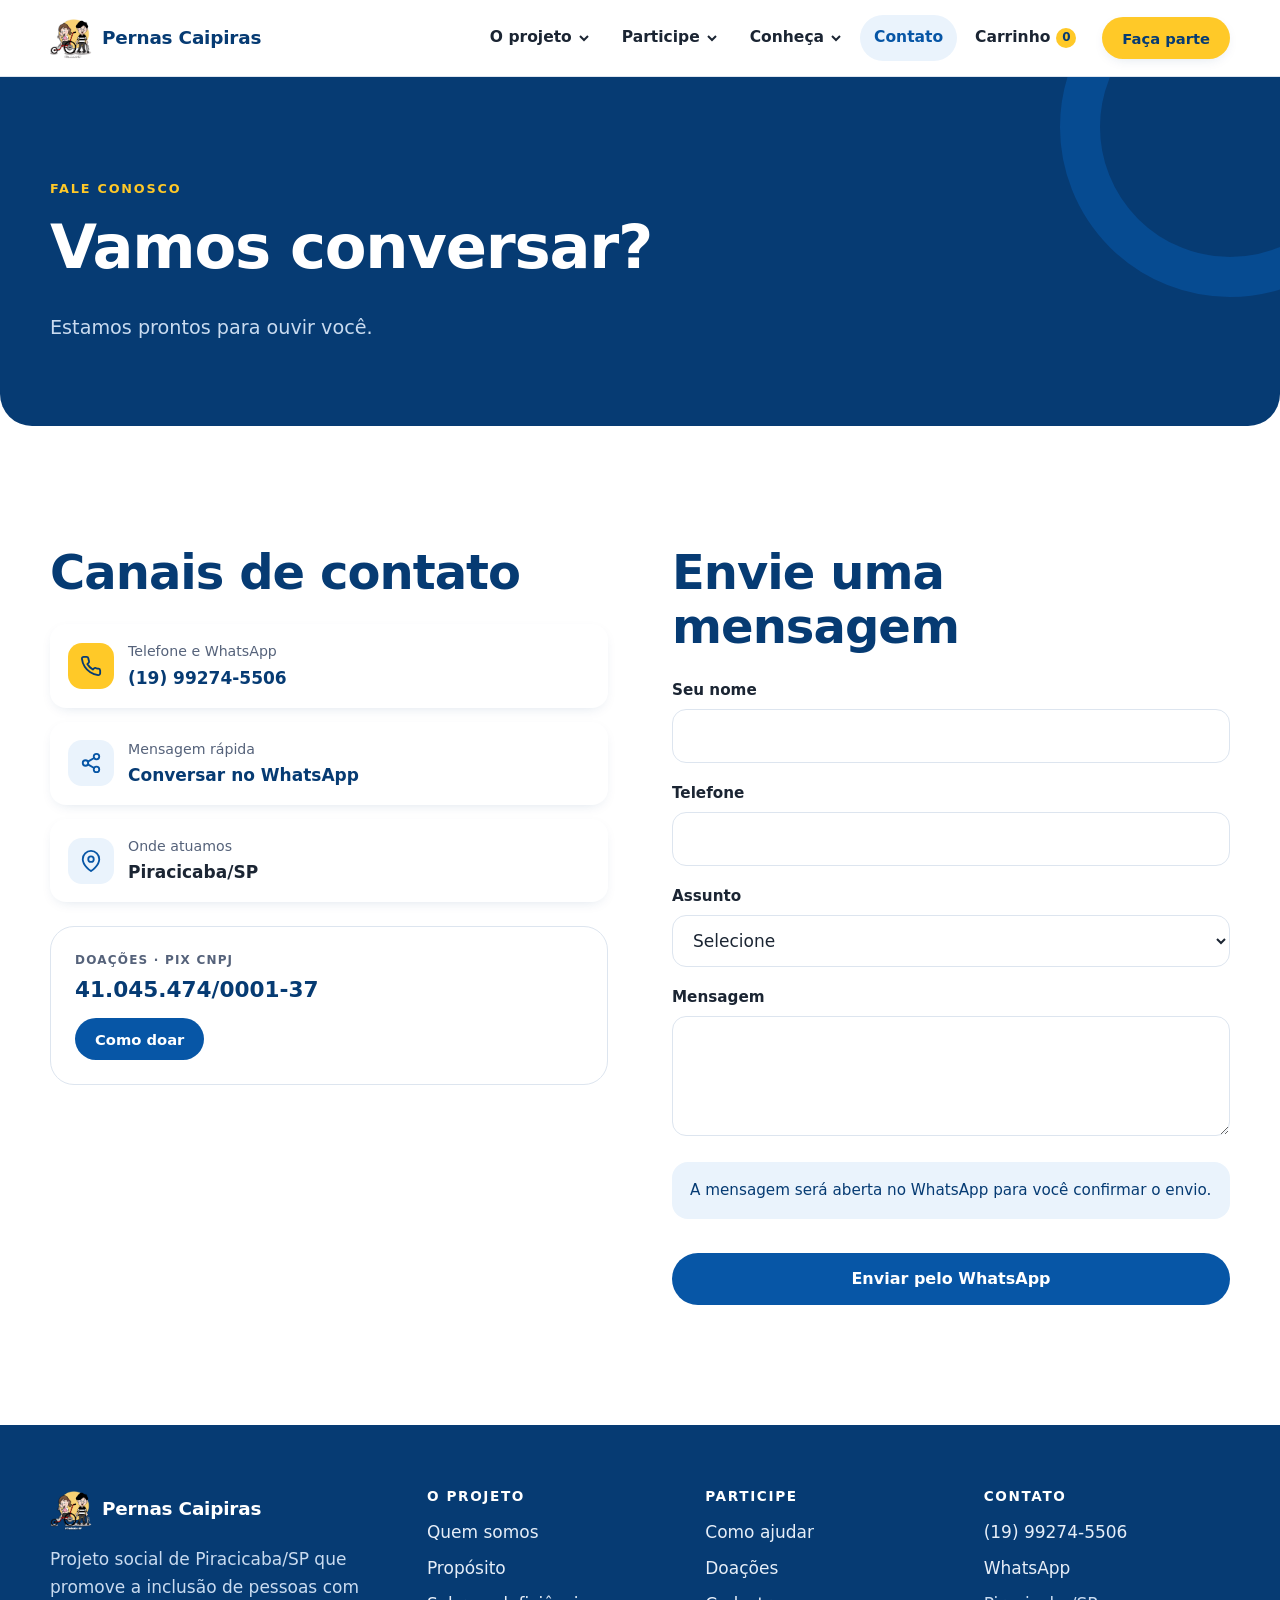
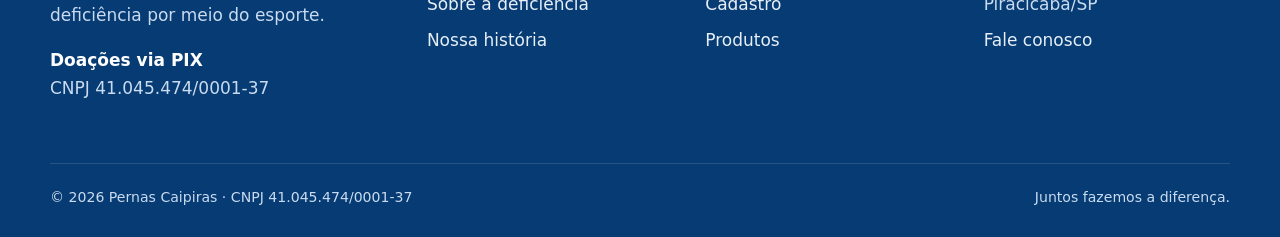
<file: contato.html>
<!doctype html>
<html lang="pt-BR" class="no-js">
  <head>
    <meta charset="utf-8" />
    <meta name="viewport" content="width=device-width, initial-scale=1" />
    <title>Fale conosco | Pernas Caipiras</title>
    <meta
      name="description"
      content="Fale com o Pernas Caipiras pelo telefone e WhatsApp (19) 99274-5506. Piracicaba/SP."
    />
    <meta property="og:title" content="Fale conosco | Pernas Caipiras" />
    <meta
      property="og:description"
      content="Fale com o Pernas Caipiras pelo telefone e WhatsApp (19) 99274-5506. Piracicaba/SP."
    />
    <meta property="og:type" content="website" />
    <meta property="og:locale" content="pt_BR" />
    <meta property="og:image" content="assets/hero.jpg" />
    <meta name="twitter:card" content="summary_large_image" />
    <link rel="icon" type="image/png" href="assets/favicon.png" />
    <link rel="stylesheet" href="style.css" />
  </head>
  <body>
    <a class="skip" href="#conteudo">Pular para o conteúdo</a>
    <header class="header">
      <div class="container header__in">
        <a class="logo" href="index.html" aria-label="Pernas Caipiras — página inicial"
          ><img src="assets/logo.png" alt="" width="42" height="42" />Pernas Caipiras</a
        >
        <nav id="nav" class="nav" aria-label="Menu principal">
          <ul style="all: unset; display: contents">
            <li class="nav__item"><details>
              <summary class="nav__link">
                O projeto
                <svg viewBox="0 0 12 12" aria-hidden="true">
                  <path d="M2 4l4 4 4-4" fill="none" stroke="currentColor" stroke-width="2" />
                </svg>
              </summary>
              <ul class="nav__sub">
                <li><a href="sobre.html#quem-somos">Quem somos</a></li>
                <li><a href="sobre.html#proposito">Propósito</a></li>
                <li><a href="sobre.html#deficiencia">Sobre a deficiência</a></li>
                <li><a href="sobre.html#historia">Nossa história</a></li>
              </ul></details>
            </li>
            <li class="nav__item"><details>
              <summary class="nav__link">
                Participe
                <svg viewBox="0 0 12 12" aria-hidden="true">
                  <path d="M2 4l4 4 4-4" fill="none" stroke="currentColor" stroke-width="2" />
                </svg>
              </summary>
              <ul class="nav__sub">
                <li><a href="participe.html#como-ajudar">Como ajudar</a></li>
                <li><a href="participe.html#doacoes">Doações</a></li>
                <li><a href="participe.html#cadastro">Cadastro</a></li>
                <li><a href="participe.html#produtos">Produtos</a></li>
              </ul></details>
            </li>
            <li class="nav__item"><details>
              <summary class="nav__link">
                Conheça
                <svg viewBox="0 0 12 12" aria-hidden="true">
                  <path d="M2 4l4 4 4-4" fill="none" stroke="currentColor" stroke-width="2" />
                </svg>
              </summary>
              <ul class="nav__sub">
                <li><a href="conheca.html#galeria">Galeria</a></li>
                <li><a href="conheca.html#parceiros">Parceiros</a></li>
              </ul></details>
            </li>
            <li class="nav__item">
              <a class="nav__link" href="contato.html" aria-current="page">Contato</a>
            </li>
            <li class="nav__item">
              <a
                class="nav__link carrinho-link"
                href="participe.html#carrinho"
                aria-label="Carrinho"
                >Carrinho <span class="carrinho-qtd">0</span></a
              >
            </li>
            <li class="nav__item">
              <a class="btn btn--amarelo btn--sm" href="participe.html#cadastro">Faça parte</a>
            </li>
          </ul>
        </nav>
      </div>
    </header>
    <main id="conteudo">
      <section class="page-hero">
        <div class="container">
          <span class="eyebrow">Fale conosco</span>
          <h1>Vamos conversar?</h1>
          <p class="lead">Estamos prontos para ouvir você.</p>
        </div>
      </section>
      <section class="section">
        <div class="container contato">
          <div >
            <h2>Canais de contato</h2>
            <ul class="contato__lista">
              <li>
                <span class="icone icone--amarelo"
                  ><svg
                    viewBox="0 0 24 24"
                    fill="none"
                    stroke="currentColor"
                    stroke-width="2"
                    stroke-linecap="round"
                    stroke-linejoin="round"
                    aria-hidden="true"
                  >
                    <path
                      d="M22 16.9v3a2 2 0 0 1-2.2 2 19.8 19.8 0 0 1-8.6-3.1 19.5 19.5 0 0 1-6-6A19.8 19.8 0 0 1 2.1 4.2 2 2 0 0 1 4.1 2h3a2 2 0 0 1 2 1.7c.1 1 .4 1.9.7 2.8a2 2 0 0 1-.5 2.1L8 9.9a16 16 0 0 0 6 6l1.3-1.3a2 2 0 0 1 2.1-.4c.9.3 1.8.6 2.8.7a2 2 0 0 1 1.7 2z"
                    /></svg></span
                ><span
                  ><small>Telefone e WhatsApp</small
                  ><a href="tel:+5519992745506">(19) 99274-5506</a></span
                >
              </li>
              <li>
                <span class="icone"
                  ><svg
                    viewBox="0 0 24 24"
                    fill="none"
                    stroke="currentColor"
                    stroke-width="2"
                    stroke-linecap="round"
                    stroke-linejoin="round"
                    aria-hidden="true"
                  >
                    <circle cx="18" cy="5" r="3" />
                    <circle cx="6" cy="12" r="3" />
                    <circle cx="18" cy="19" r="3" />
                    <path d="M8.6 13.5l6.8 4M15.4 6.5l-6.8 4" /></svg></span
                ><span
                  ><small>Mensagem rápida</small
                  ><a href="https://wa.me/5519992745506" target="_blank" rel="noopener"
                    >Conversar no WhatsApp</a
                  ></span
                >
              </li>
              <li>
                <span class="icone"
                  ><svg
                    viewBox="0 0 24 24"
                    fill="none"
                    stroke="currentColor"
                    stroke-width="2"
                    aria-hidden="true"
                  >
                    <path d="M21 10c0 7-9 13-9 13S3 17 3 10a9 9 0 0 1 18 0z" />
                    <circle cx="12" cy="10" r="3" /></svg></span
                ><span><small>Onde atuamos</small><strong>Piracicaba/SP</strong></span>
              </li>
            </ul>
            <div class="pix" style="margin-top: 24px; border: 1px solid var(--borda)">
              <small>Doações · PIX CNPJ</small><code>41.045.474/0001-37</code
              ><a class="btn btn--azul btn--sm" href="participe.html#doacoes">Como doar</a>
            </div>
          </div>
          <div >
            <h2>Envie uma mensagem</h2>
            <form class="form" data-whats="Mensagem pelo site — Pernas Caipiras">
              <div>
                <label for="m-nome">Seu nome</label
                ><input id="m-nome" name="m-nome" type="text" data-label="Seu nome" required />
              </div>
              <div>
                <label for="m-tel">Telefone</label
                ><input id="m-tel" name="m-tel" type="tel" data-label="Telefone" required />
              </div>
              <div>
                <label for="m-assunto">Assunto</label
                ><select id="m-assunto" name="m-assunto" data-label="Assunto" required>
                  <option value="">Selecione</option>
                  <option>Quero ser voluntário</option>
                  <option>Cadastro de conduzido</option>
                  <option>Doações</option>
                  <option>Parcerias</option>
                  <option>Outro</option>
                </select>
              </div>
              <div>
                <label for="m-msg">Mensagem</label
                ><textarea id="m-msg" name="m-msg" data-label="Mensagem" required></textarea>
              </div>
              <p class="aviso">A mensagem será aberta no WhatsApp para você confirmar o envio.</p>
              <button class="btn btn--azul" type="submit">Enviar pelo WhatsApp</button>
            </form>
          </div>
        </div>
      </section>
    </main>
    <footer class="footer">
      <div class="container">
        <div class="footer__grid">
          <div>
            <a class="logo" href="index.html"
              ><img src="assets/logo.png" alt="" width="42" height="42" />Pernas Caipiras</a
            >
            <p>
              Projeto social de Piracicaba/SP que promove a inclusão de pessoas com deficiência por
              meio do esporte.
            </p>
            <p><strong style="color: #fff">Doações via PIX</strong><br />CNPJ 41.045.474/0001-37</p>
          </div>
          <div>
            <h4>O projeto</h4>
            <ul>
              <li><a href="sobre.html#quem-somos">Quem somos</a></li>
              <li><a href="sobre.html#proposito">Propósito</a></li>
              <li><a href="sobre.html#deficiencia">Sobre a deficiência</a></li>
              <li><a href="sobre.html#historia">Nossa história</a></li>
            </ul>
          </div>
          <div>
            <h4>Participe</h4>
            <ul>
              <li><a href="participe.html#como-ajudar">Como ajudar</a></li>
              <li><a href="participe.html#doacoes">Doações</a></li>
              <li><a href="participe.html#cadastro">Cadastro</a></li>
              <li><a href="participe.html#produtos">Produtos</a></li>
            </ul>
          </div>
          <div>
            <h4>Contato</h4>
            <ul>
              <li><a href="tel:+5519992745506">(19) 99274-5506</a></li>
              <li>
                <a href="https://wa.me/5519992745506" target="_blank" rel="noopener">WhatsApp</a>
              </li>
              <li>Piracicaba/SP</li>
              <li><a href="contato.html">Fale conosco</a></li>
            </ul>
          </div>
        </div>
        <div class="footer__base">
          <span>© <span id="ano">2026</span> Pernas Caipiras · CNPJ 41.045.474/0001-37</span
          ><span>Juntos fazemos a diferença.</span>
        </div>
      </div>
    </footer>
    <script src="js/main.js" defer></script>
  </body>
</html>
</file>
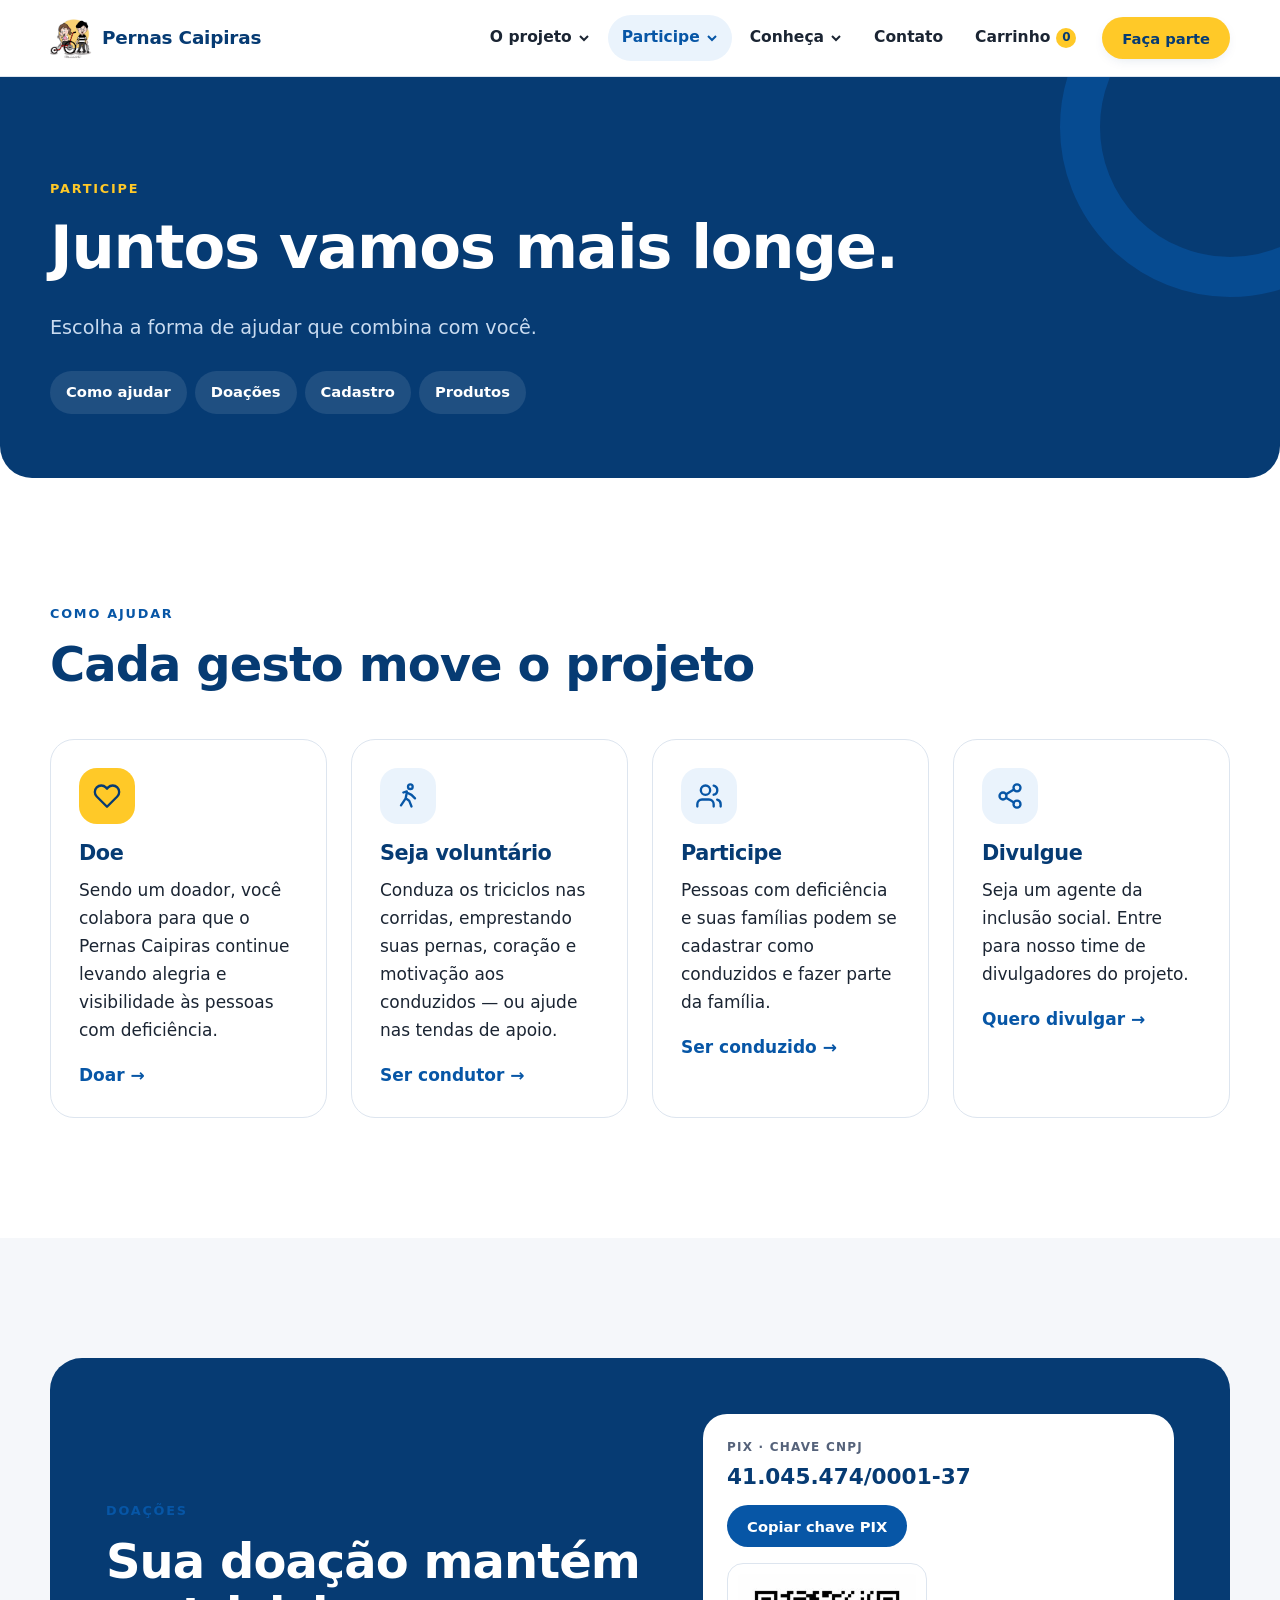
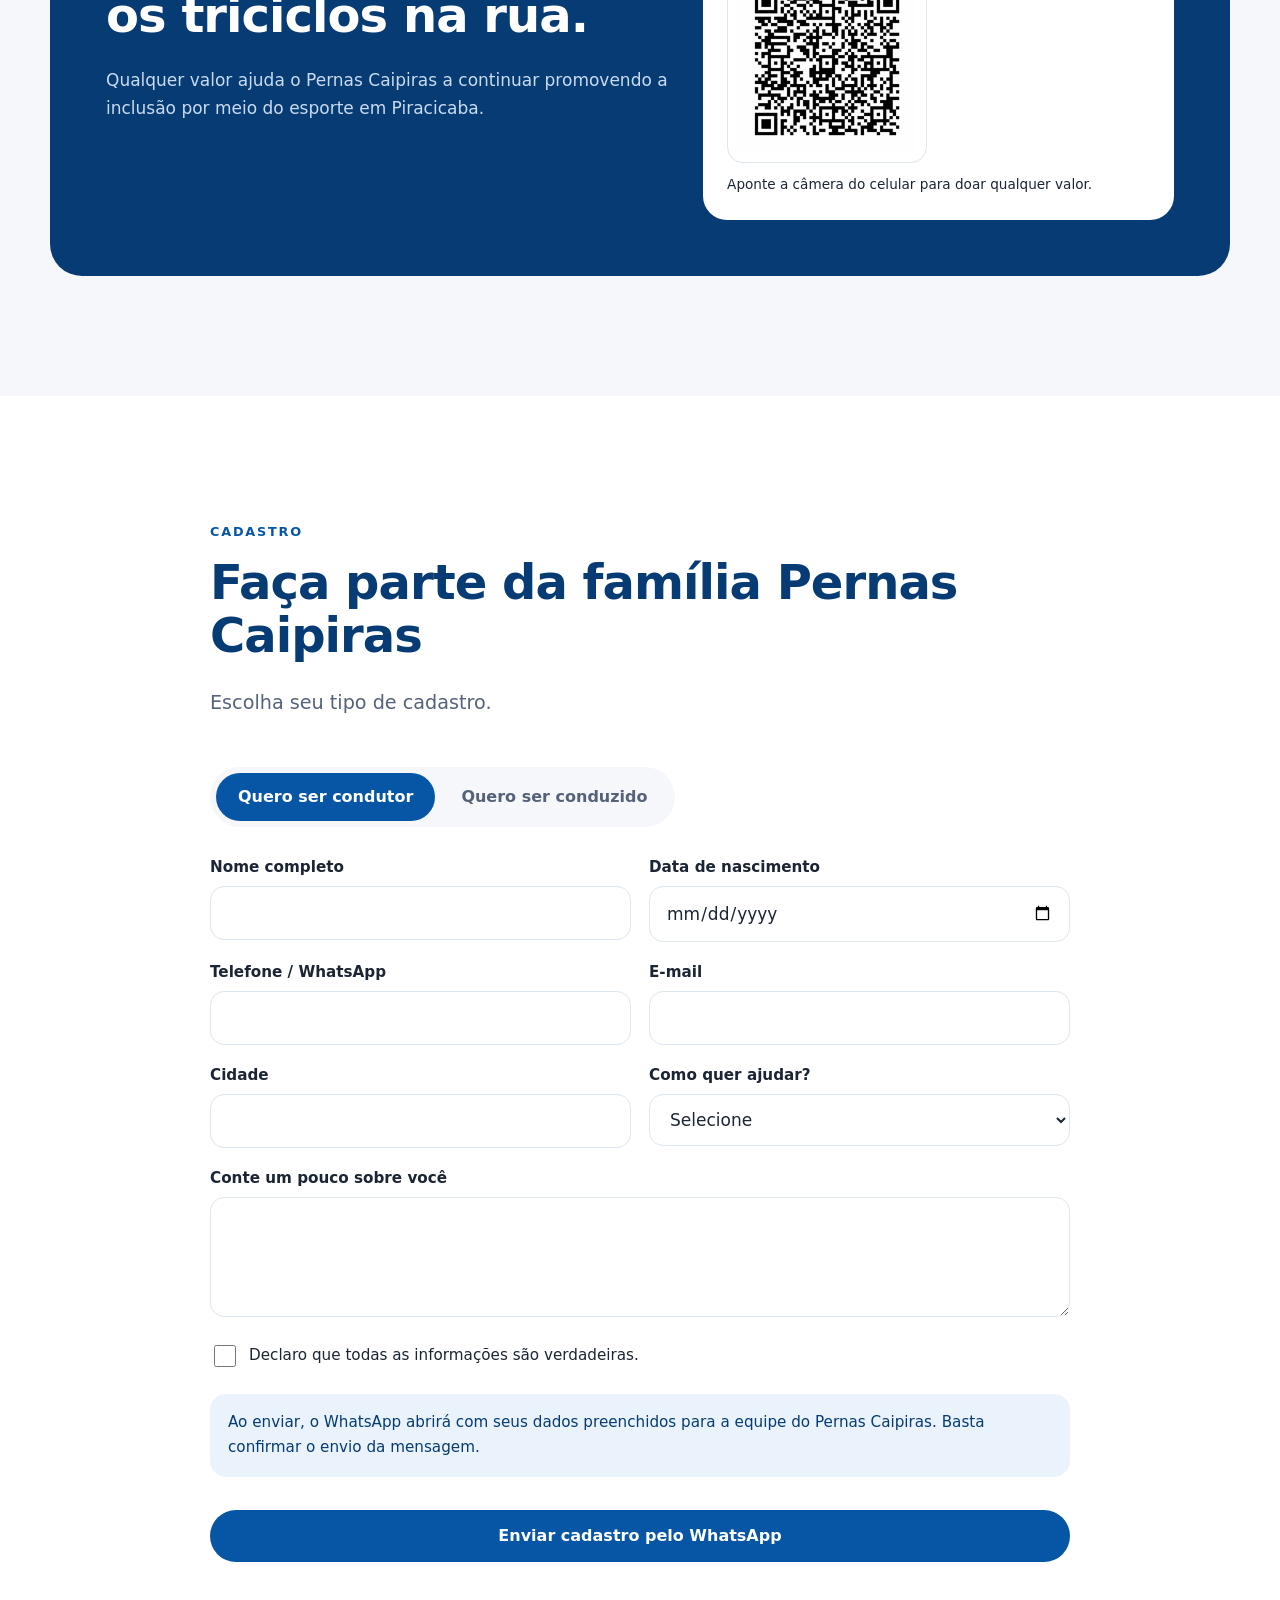
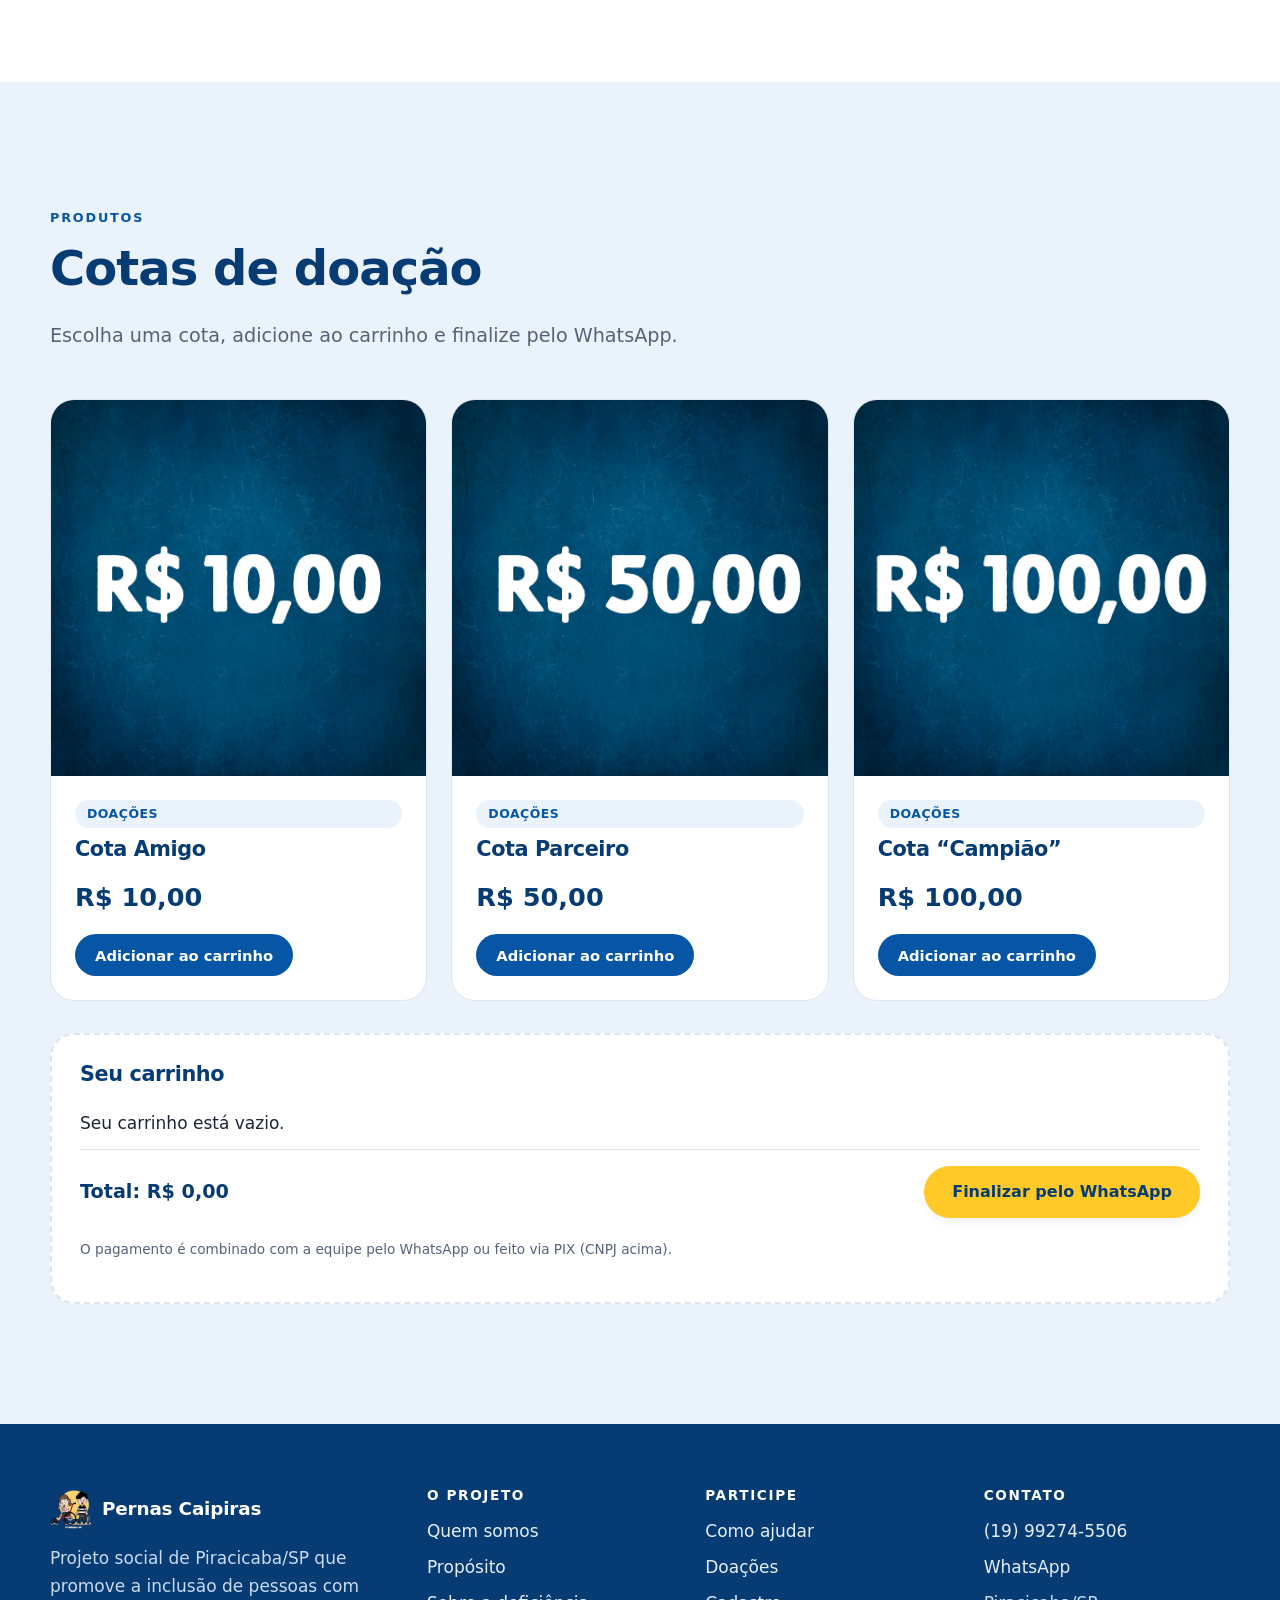
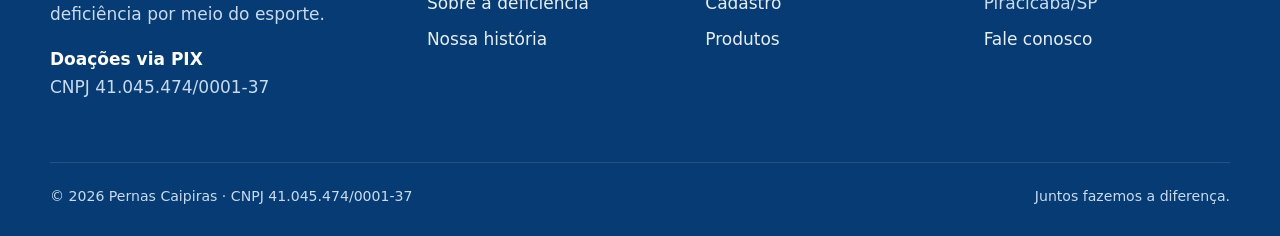
<file: participe.html>
<!doctype html>
<html lang="pt-BR" class="no-js">
  <head>
    <meta charset="utf-8" />
    <meta name="viewport" content="width=device-width, initial-scale=1" />
    <title>Como ajudar, doações e cadastro | Pernas Caipiras</title>
    <meta
      name="description"
      content="Seja condutor, cadastre um conduzido, doe via PIX (CNPJ 41.045.474/0001-37) ou adquira uma cota do Pernas Caipiras."
    />
    <meta property="og:title" content="Como ajudar, doações e cadastro | Pernas Caipiras" />
    <meta
      property="og:description"
      content="Seja condutor, cadastre um conduzido, doe via PIX (CNPJ 41.045.474/0001-37) ou adquira uma cota do Pernas Caipiras."
    />
    <meta property="og:type" content="website" />
    <meta property="og:locale" content="pt_BR" />
    <meta property="og:image" content="assets/hero.jpg" />
    <meta name="twitter:card" content="summary_large_image" />
    <link rel="icon" type="image/png" href="assets/favicon.png" />
    <link rel="stylesheet" href="style.css" />
  </head>
  <body>
    <a class="skip" href="#conteudo">Pular para o conteúdo</a>
    <header class="header">
      <div class="container header__in">
        <a class="logo" href="index.html" aria-label="Pernas Caipiras — página inicial"
          ><img src="assets/logo.png" alt="" width="42" height="42" />Pernas Caipiras</a
        >
        <nav id="nav" class="nav" aria-label="Menu principal">
          <ul style="all: unset; display: contents">
            <li class="nav__item"><details>
              <summary class="nav__link">
                O projeto
                <svg viewBox="0 0 12 12" aria-hidden="true">
                  <path d="M2 4l4 4 4-4" fill="none" stroke="currentColor" stroke-width="2" />
                </svg>
              </summary>
              <ul class="nav__sub">
                <li><a href="sobre.html#quem-somos">Quem somos</a></li>
                <li><a href="sobre.html#proposito">Propósito</a></li>
                <li><a href="sobre.html#deficiencia">Sobre a deficiência</a></li>
                <li><a href="sobre.html#historia">Nossa história</a></li>
              </ul></details>
            </li>
            <li class="nav__item"><details>
              <summary class="nav__link" aria-current="page">
                Participe
                <svg viewBox="0 0 12 12" aria-hidden="true">
                  <path d="M2 4l4 4 4-4" fill="none" stroke="currentColor" stroke-width="2" />
                </svg>
              </summary>
              <ul class="nav__sub">
                <li><a href="participe.html#como-ajudar">Como ajudar</a></li>
                <li><a href="participe.html#doacoes">Doações</a></li>
                <li><a href="participe.html#cadastro">Cadastro</a></li>
                <li><a href="participe.html#produtos">Produtos</a></li>
              </ul></details>
            </li>
            <li class="nav__item"><details>
              <summary class="nav__link">
                Conheça
                <svg viewBox="0 0 12 12" aria-hidden="true">
                  <path d="M2 4l4 4 4-4" fill="none" stroke="currentColor" stroke-width="2" />
                </svg>
              </summary>
              <ul class="nav__sub">
                <li><a href="conheca.html#galeria">Galeria</a></li>
                <li><a href="conheca.html#parceiros">Parceiros</a></li>
              </ul></details>
            </li>
            <li class="nav__item"><a class="nav__link" href="contato.html">Contato</a></li>
            <li class="nav__item">
              <a
                class="nav__link carrinho-link"
                href="participe.html#carrinho"
                aria-label="Carrinho"
                >Carrinho <span class="carrinho-qtd">0</span></a
              >
            </li>
            <li class="nav__item">
              <a class="btn btn--amarelo btn--sm" href="participe.html#cadastro">Faça parte</a>
            </li>
          </ul>
        </nav>
      </div>
    </header>
    <main id="conteudo">
      <section class="page-hero">
        <div class="container">
          <span class="eyebrow">Participe</span>
          <h1>Juntos vamos mais longe.</h1>
          <p class="lead">Escolha a forma de ajudar que combina com você.</p>
          <nav class="subnav" aria-label="Nesta página">
            <a href="#como-ajudar">Como ajudar</a><a href="#doacoes">Doações</a
            ><a href="#cadastro">Cadastro</a><a href="#produtos">Produtos</a>
          </nav>
        </div>
      </section>

      <section class="section" id="como-ajudar">
        <div class="container">
          <div class="head">
            <span class="eyebrow">Como ajudar</span>
            <h2>Cada gesto move o projeto</h2>
          </div>
          <div class="grid grid--4">
            <div class="card">
              <span class="icone icone--amarelo"
                ><svg
                  viewBox="0 0 24 24"
                  fill="none"
                  stroke="currentColor"
                  stroke-width="2"
                  stroke-linecap="round"
                  stroke-linejoin="round"
                  aria-hidden="true"
                >
                  <path
                    d="M20.8 4.6a5.5 5.5 0 0 0-7.8 0L12 5.7l-1-1.1a5.5 5.5 0 0 0-7.8 7.8l8.8 8.8 8.8-8.8a5.5 5.5 0 0 0 0-7.8z"
                  /></svg
              ></span>
              <h3>Doe</h3>
              <p>
                Sendo um doador, você colabora para que o Pernas Caipiras continue levando alegria e
                visibilidade às pessoas com deficiência.
              </p>
              <a class="mais" href="#doacoes">Doar</a>
            </div>
            <div class="card">
              <span class="icone"
                ><svg
                  viewBox="0 0 24 24"
                  fill="none"
                  stroke="currentColor"
                  stroke-width="2"
                  stroke-linecap="round"
                  stroke-linejoin="round"
                  aria-hidden="true"
                >
                  <circle cx="14" cy="4" r="2" />
                  <path d="M6 20l4-6 3 2 2 5M10 14l1-5 4 2 3 3M8 9l3-1" /></svg
              ></span>
              <h3>Seja voluntário</h3>
              <p>
                Conduza os triciclos nas corridas, emprestando suas pernas, coração e motivação aos
                conduzidos — ou ajude nas tendas de apoio.
              </p>
              <a class="mais" href="#condutor">Ser condutor</a>
            </div>
            <div class="card">
              <span class="icone"
                ><svg
                  viewBox="0 0 24 24"
                  fill="none"
                  stroke="currentColor"
                  stroke-width="2"
                  stroke-linecap="round"
                  stroke-linejoin="round"
                  aria-hidden="true"
                >
                  <circle cx="9" cy="7" r="4" />
                  <path
                    d="M2 21v-2a4 4 0 0 1 4-4h6a4 4 0 0 1 4 4v2M16 3.1a4 4 0 0 1 0 7.8M22 21v-2a4 4 0 0 0-3-3.9"
                  /></svg
              ></span>
              <h3>Participe</h3>
              <p>
                Pessoas com deficiência e suas famílias podem se cadastrar como conduzidos e fazer
                parte da família.
              </p>
              <a class="mais" href="#conduzido">Ser conduzido</a>
            </div>
            <div class="card">
              <span class="icone"
                ><svg
                  viewBox="0 0 24 24"
                  fill="none"
                  stroke="currentColor"
                  stroke-width="2"
                  stroke-linecap="round"
                  stroke-linejoin="round"
                  aria-hidden="true"
                >
                  <circle cx="18" cy="5" r="3" />
                  <circle cx="6" cy="12" r="3" />
                  <circle cx="18" cy="19" r="3" />
                  <path d="M8.6 13.5l6.8 4M15.4 6.5l-6.8 4" /></svg
              ></span>
              <h3>Divulgue</h3>
              <p>
                Seja um agente da inclusão social. Entre para nosso time de divulgadores do projeto.
              </p>
              <a
                class="mais"
                href="https://wa.me/5519992745506?text=Quero%20ajudar%20a%20divulgar%20o%20Pernas%20Caipiras"
                target="_blank"
                rel="noopener"
                >Quero divulgar</a
              >
            </div>
          </div>
        </div>
      </section>

      <section class="section section--cinza" id="doacoes">
        <div class="container">
          <div class="doacao">
            <div>
              <span class="eyebrow">Doações</span>
              <h2>Sua doação mantém os triciclos na rua.</h2>
              <p>
                Qualquer valor ajuda o Pernas Caipiras a continuar promovendo a inclusão por meio do
                esporte em Piracicaba.
              </p>
            </div>
            <div class="pix">
              <small>PIX · Chave CNPJ</small><code>41.045.474/0001-37</code
              ><button class="btn btn--azul btn--sm" type="button" data-copiar="41045474000137">
                Copiar chave PIX
              </button>
              <img
                class="qr"
                src="assets/QR Code.jpeg"
                alt="QR Code Pix de doação para o Pernas Caipiras"
                width="1060"
                height="1060"
                loading="lazy"
              />
              <p class="qr-aviso">Aponte a câmera do celular para doar qualquer valor.</p>
            </div>
          </div>
        </div>
      </section>

      <section class="section" id="cadastro">
        <div class="container" style="max-width: 860px">
          <div class="head">
            <span class="eyebrow">Cadastro</span>
            <h2>Faça parte da família Pernas Caipiras</h2>
            <p class="lead">Escolha seu tipo de cadastro.</p>
          </div>
          <span id="condutor"></span><span id="conduzido"></span>
          <div class="tabs" role="tablist" aria-label="Tipo de cadastro">
            <button
              role="tab"
              id="tab-c"
              aria-controls="painel-c"
              aria-selected="true"
              data-hash="condutor"
            >
              Quero ser condutor
            </button>
            <button
              role="tab"
              id="tab-z"
              aria-controls="painel-z"
              aria-selected="false"
              tabindex="-1"
              data-hash="conduzido"
            >
              Quero ser conduzido
            </button>
          </div>
          <div class="painel" id="painel-c" role="tabpanel" aria-labelledby="tab-c">
            <form class="form" data-whats="Cadastro Condutor — Pernas Caipiras">
              <div class="linha">
                <div>
                  <label for="c-nome">Nome completo</label
                  ><input
                    id="c-nome"
                    name="c-nome"
                    type="text"
                    data-label="Nome completo"
                    required
                  />
                </div>
                <div>
                  <label for="c-nasc">Data de nascimento</label
                  ><input
                    id="c-nasc"
                    name="c-nasc"
                    type="date"
                    data-label="Data de nascimento"
                    required
                  />
                </div>
              </div>
              <div class="linha">
                <div>
                  <label for="c-tel">Telefone / WhatsApp</label
                  ><input
                    id="c-tel"
                    name="c-tel"
                    type="tel"
                    data-label="Telefone / WhatsApp"
                    required
                    autocomplete="tel"
                  />
                </div>
                <div>
                  <label for="c-email">E-mail</label
                  ><input id="c-email" name="c-email" type="email" data-label="E-mail" />
                </div>
              </div>
              <div class="linha">
                <div>
                  <label for="c-cidade">Cidade</label
                  ><input id="c-cidade" name="c-cidade" type="text" data-label="Cidade" required />
                </div>
                <div>
                  <label for="c-tipo">Como quer ajudar?</label
                  ><select id="c-tipo" name="c-tipo" data-label="Tipo de ajuda" required>
                    <option value="">Selecione</option>
                    <option>Correr conduzindo triciclos</option>
                    <option>Apoio nas tendas e ações</option>
                    <option>Os dois</option>
                  </select>
                </div>
              </div>
              <div>
                <label for="c-obs">Conte um pouco sobre você</label
                ><textarea id="c-obs" name="c-obs" data-label="Observações"></textarea>
              </div>
              <label class="check"
                ><input
                  type="checkbox"
                  name="c-dec"
                  data-label="Declaro que as informações são verdadeiras"
                  required
                />
                Declaro que todas as informações são verdadeiras.</label
              >
              <p class="aviso">
                Ao enviar, o WhatsApp abrirá com seus dados preenchidos para a equipe do Pernas
                Caipiras. Basta confirmar o envio da mensagem.
              </p>
              <button class="btn btn--azul" type="submit">Enviar cadastro pelo WhatsApp</button>
            </form>
          </div>
          <div class="painel" id="painel-z" role="tabpanel" aria-labelledby="tab-z" hidden>
            <form class="form" data-whats="Cadastro Conduzido — Pernas Caipiras">
              <div class="linha">
                <div>
                  <label for="z-nome">Nome completo</label
                  ><input
                    id="z-nome"
                    name="z-nome"
                    type="text"
                    data-label="Nome completo"
                    required
                  />
                </div>
                <div>
                  <label for="z-nasc">Data de nascimento</label
                  ><input
                    id="z-nasc"
                    name="z-nasc"
                    type="date"
                    data-label="Data de nascimento"
                    required
                  />
                </div>
              </div>
              <div class="linha">
                <div>
                  <label for="z-tel">Telefone / WhatsApp</label
                  ><input
                    id="z-tel"
                    name="z-tel"
                    type="tel"
                    data-label="Telefone / WhatsApp"
                    required
                    autocomplete="tel"
                  />
                </div>
                <div>
                  <label for="z-email">E-mail</label
                  ><input id="z-email" name="z-email" type="email" data-label="E-mail" />
                </div>
              </div>
              <div class="linha">
                <div>
                  <label for="z-cidade">Cidade</label
                  ><input id="z-cidade" name="z-cidade" type="text" data-label="Cidade" required />
                </div>
                <div>
                  <label for="z-resp">Nome do responsável (se houver)</label
                  ><input
                    id="z-resp"
                    name="z-resp"
                    type="text"
                    data-label="Nome do responsável (se houver)"
                  />
                </div>
              </div>
              <div>
                <label for="z-obs">Conte um pouco sobre você</label
                ><textarea id="z-obs" name="z-obs" data-label="Observações"></textarea>
              </div>
              <label class="check"
                ><input
                  type="checkbox"
                  name="z-dec"
                  data-label="Declaro que as informações são verdadeiras"
                  required
                />
                Declaro que todas as informações são verdadeiras.</label
              >
              <p class="aviso">
                Ao enviar, o WhatsApp abrirá com seus dados preenchidos para a equipe do Pernas
                Caipiras. Basta confirmar o envio da mensagem.
              </p>
              <button class="btn btn--azul" type="submit">Enviar cadastro pelo WhatsApp</button>
            </form>
          </div>
        </div>
      </section>

      <section class="section section--claro" id="produtos">
        <div class="container">
          <div class="head">
            <span class="eyebrow">Produtos</span>
            <h2>Cotas de doação</h2>
            <p class="lead">Escolha uma cota, adicione ao carrinho e finalize pelo WhatsApp.</p>
          </div>
          <div class="grid grid--3">
            <article class="card card--img produto">
              <div class="produto__img">
                <img src="assets/doacoes/d10.png" alt="Cota Amigo" loading="lazy" />
              </div>
              <div class="card__corpo">
                <span class="tag">Doações</span>
                <h3 style="margin-top: 10px">Cota Amigo</h3>
                <p class="preco">R$ 10,00</p>
                <button
                  class="btn btn--azul btn--sm"
                  type="button"
                  data-produto="Cota Amigo"
                  data-preco="10"
                >
                  Adicionar ao carrinho
                </button>
              </div>
            </article>
            <article class="card card--img produto">
              <div class="produto__img">
                <img src="assets/doacoes/d50.png" alt="Cota Parceiro" loading="lazy" />
              </div>
              <div class="card__corpo">
                <span class="tag">Doações</span>
                <h3 style="margin-top: 10px">Cota Parceiro</h3>
                <p class="preco">R$ 50,00</p>
                <button
                  class="btn btn--azul btn--sm"
                  type="button"
                  data-produto="Cota Parceiro"
                  data-preco="50"
                >
                  Adicionar ao carrinho
                </button>
              </div>
            </article>
            <article class="card card--img produto">
              <div class="produto__img">
                <img src="assets/doacoes/d100.png" alt="Cota Campião" loading="lazy" />
              </div>
              <div class="card__corpo">
                <span class="tag">Doações</span>
                <h3 style="margin-top: 10px">Cota “Campião”</h3>
                <p class="preco">R$ 100,00</p>
                <button
                  class="btn btn--azul btn--sm"
                  type="button"
                  data-produto="Cota “Campião”"
                  data-preco="100"
                >
                  Adicionar ao carrinho
                </button>
              </div>
            </article>
          </div>
          <div class="carrinho" id="carrinho" aria-live="polite">
            <h3>Seu carrinho</h3>
            <ul id="carrinho-lista"></ul>
            <div
              style="
                display: flex;
                flex-wrap: wrap;
                gap: 16px;
                justify-content: space-between;
                align-items: center;
              "
            >
              <span class="carrinho__total">Total: <span id="carrinho-total">R$ 0,00</span></span
              ><button class="btn btn--amarelo" id="finalizar" type="button" disabled>
                Finalizar pelo WhatsApp
              </button>
            </div>
            <p class="fonte">
              O pagamento é combinado com a equipe pelo WhatsApp ou feito via PIX (CNPJ acima).
            </p>
          </div>
        </div>
      </section>
    </main>
    <footer class="footer">
      <div class="container">
        <div class="footer__grid">
          <div>
            <a class="logo" href="index.html"
              ><img src="assets/logo.png" alt="" width="42" height="42" />Pernas Caipiras</a
            >
            <p>
              Projeto social de Piracicaba/SP que promove a inclusão de pessoas com deficiência por
              meio do esporte.
            </p>
            <p><strong style="color: #fff">Doações via PIX</strong><br />CNPJ 41.045.474/0001-37</p>
          </div>
          <div>
            <h4>O projeto</h4>
            <ul>
              <li><a href="sobre.html#quem-somos">Quem somos</a></li>
              <li><a href="sobre.html#proposito">Propósito</a></li>
              <li><a href="sobre.html#deficiencia">Sobre a deficiência</a></li>
              <li><a href="sobre.html#historia">Nossa história</a></li>
            </ul>
          </div>
          <div>
            <h4>Participe</h4>
            <ul>
              <li><a href="participe.html#como-ajudar">Como ajudar</a></li>
              <li><a href="participe.html#doacoes">Doações</a></li>
              <li><a href="participe.html#cadastro">Cadastro</a></li>
              <li><a href="participe.html#produtos">Produtos</a></li>
            </ul>
          </div>
          <div>
            <h4>Contato</h4>
            <ul>
              <li><a href="tel:+5519992745506">(19) 99274-5506</a></li>
              <li>
                <a href="https://wa.me/5519992745506" target="_blank" rel="noopener">WhatsApp</a>
              </li>
              <li>Piracicaba/SP</li>
              <li><a href="contato.html">Fale conosco</a></li>
            </ul>
          </div>
        </div>
        <div class="footer__base">
          <span>© <span id="ano">2026</span> Pernas Caipiras · CNPJ 41.045.474/0001-37</span
          ><span>Juntos fazemos a diferença.</span>
        </div>
      </div>
    </footer>
    <script src="js/main.js" defer></script>
  </body>
</html>
</file>
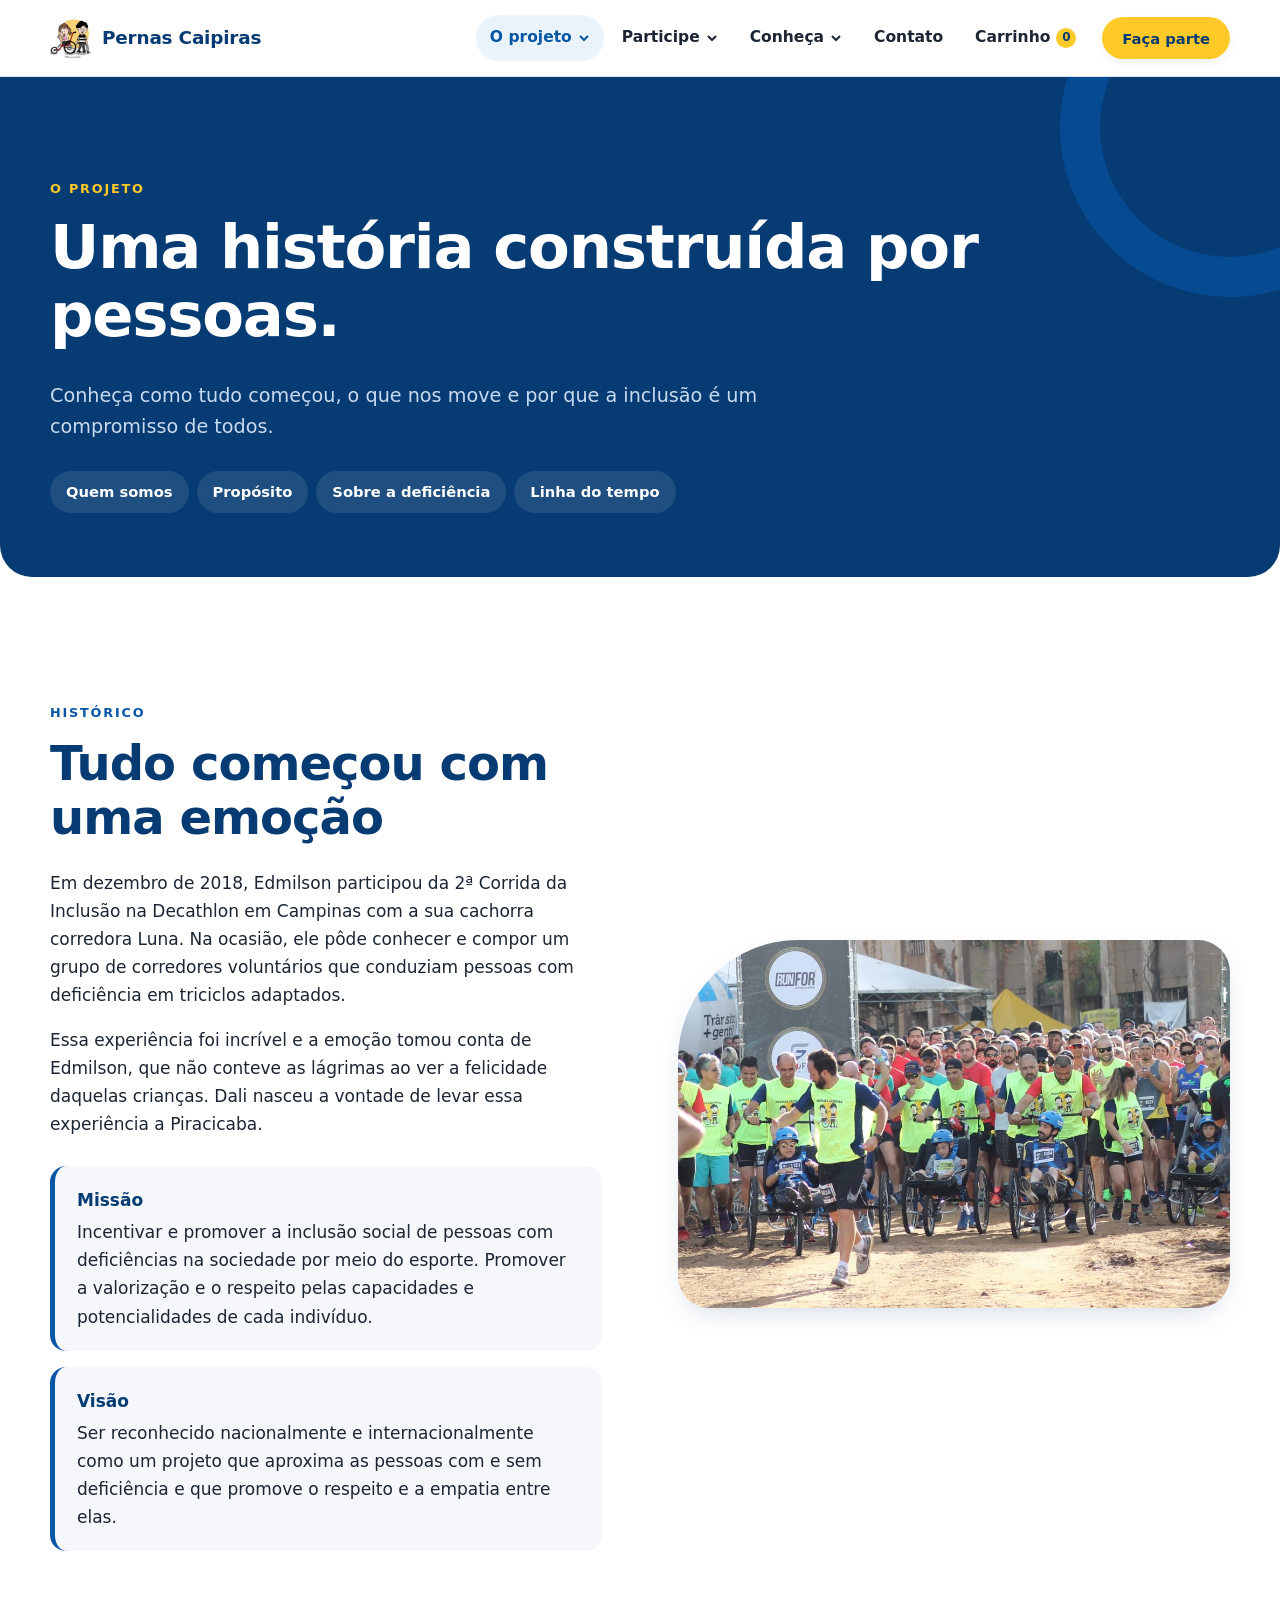
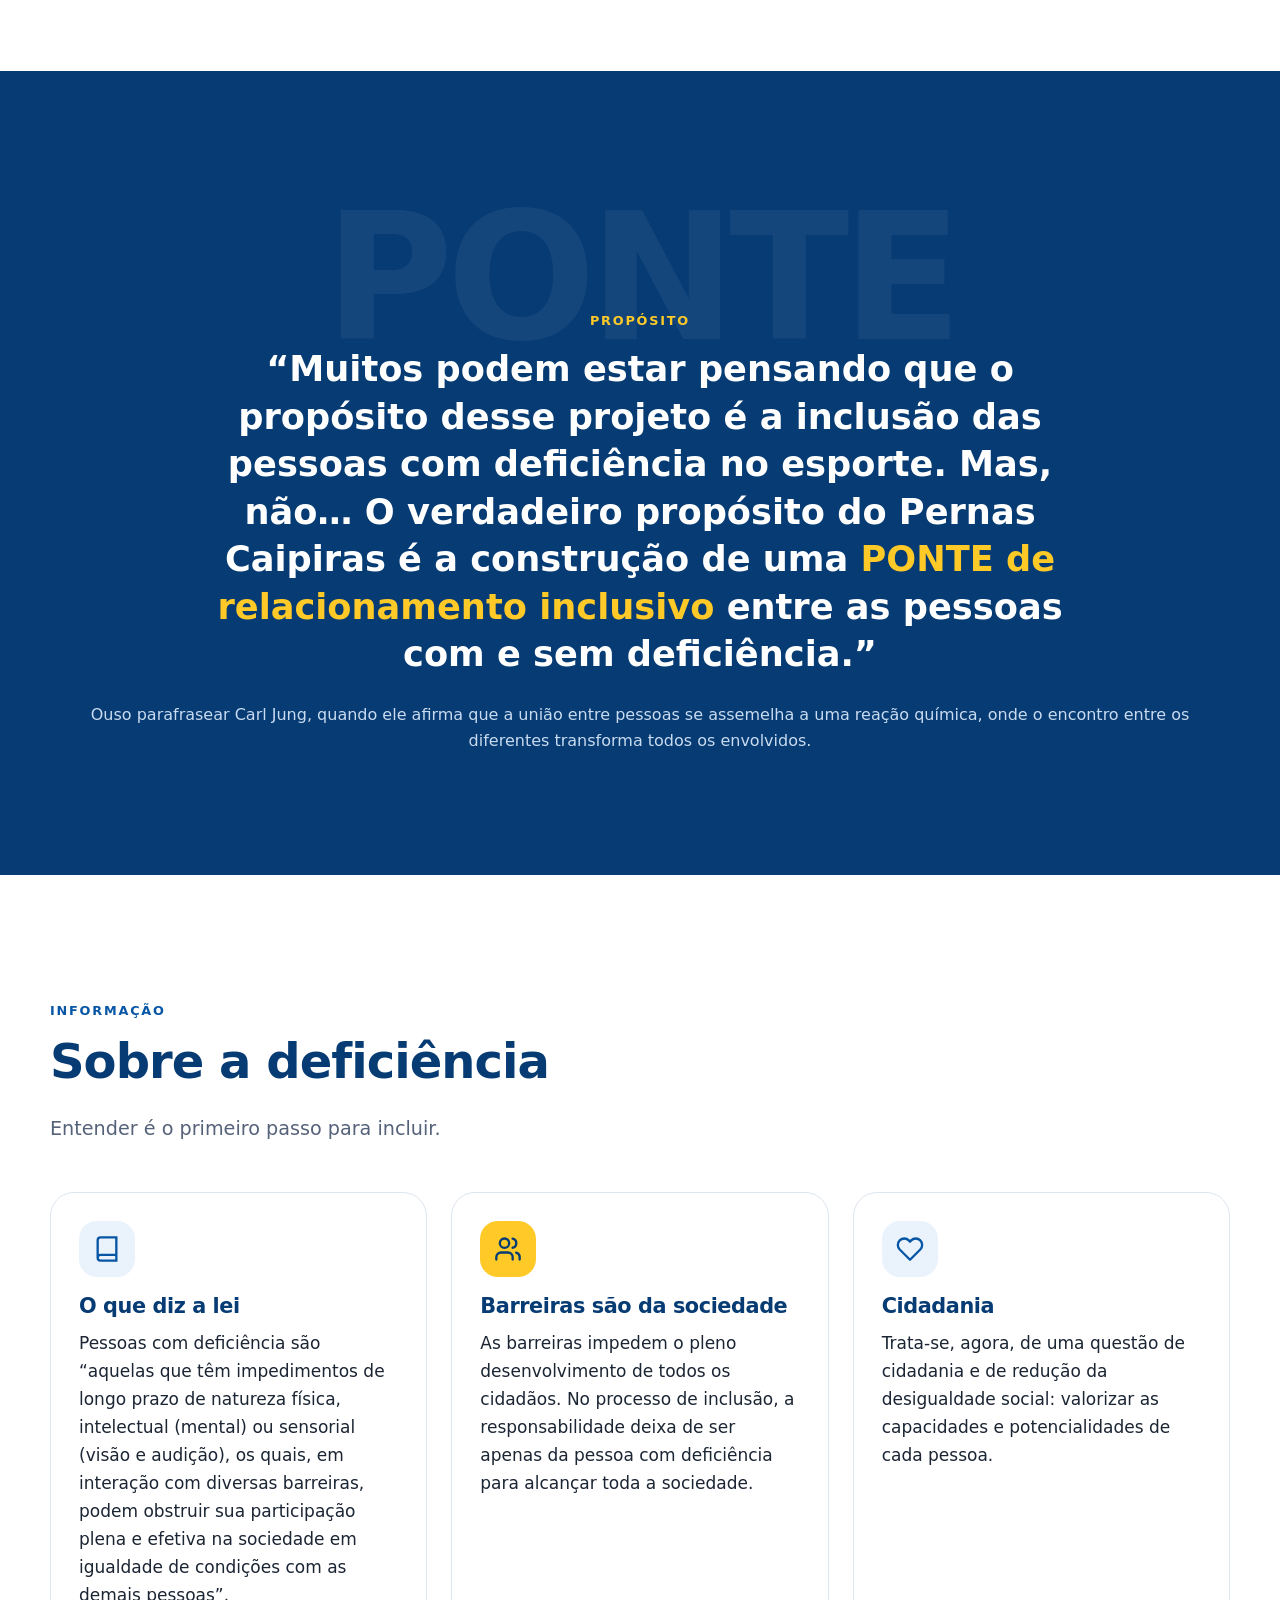
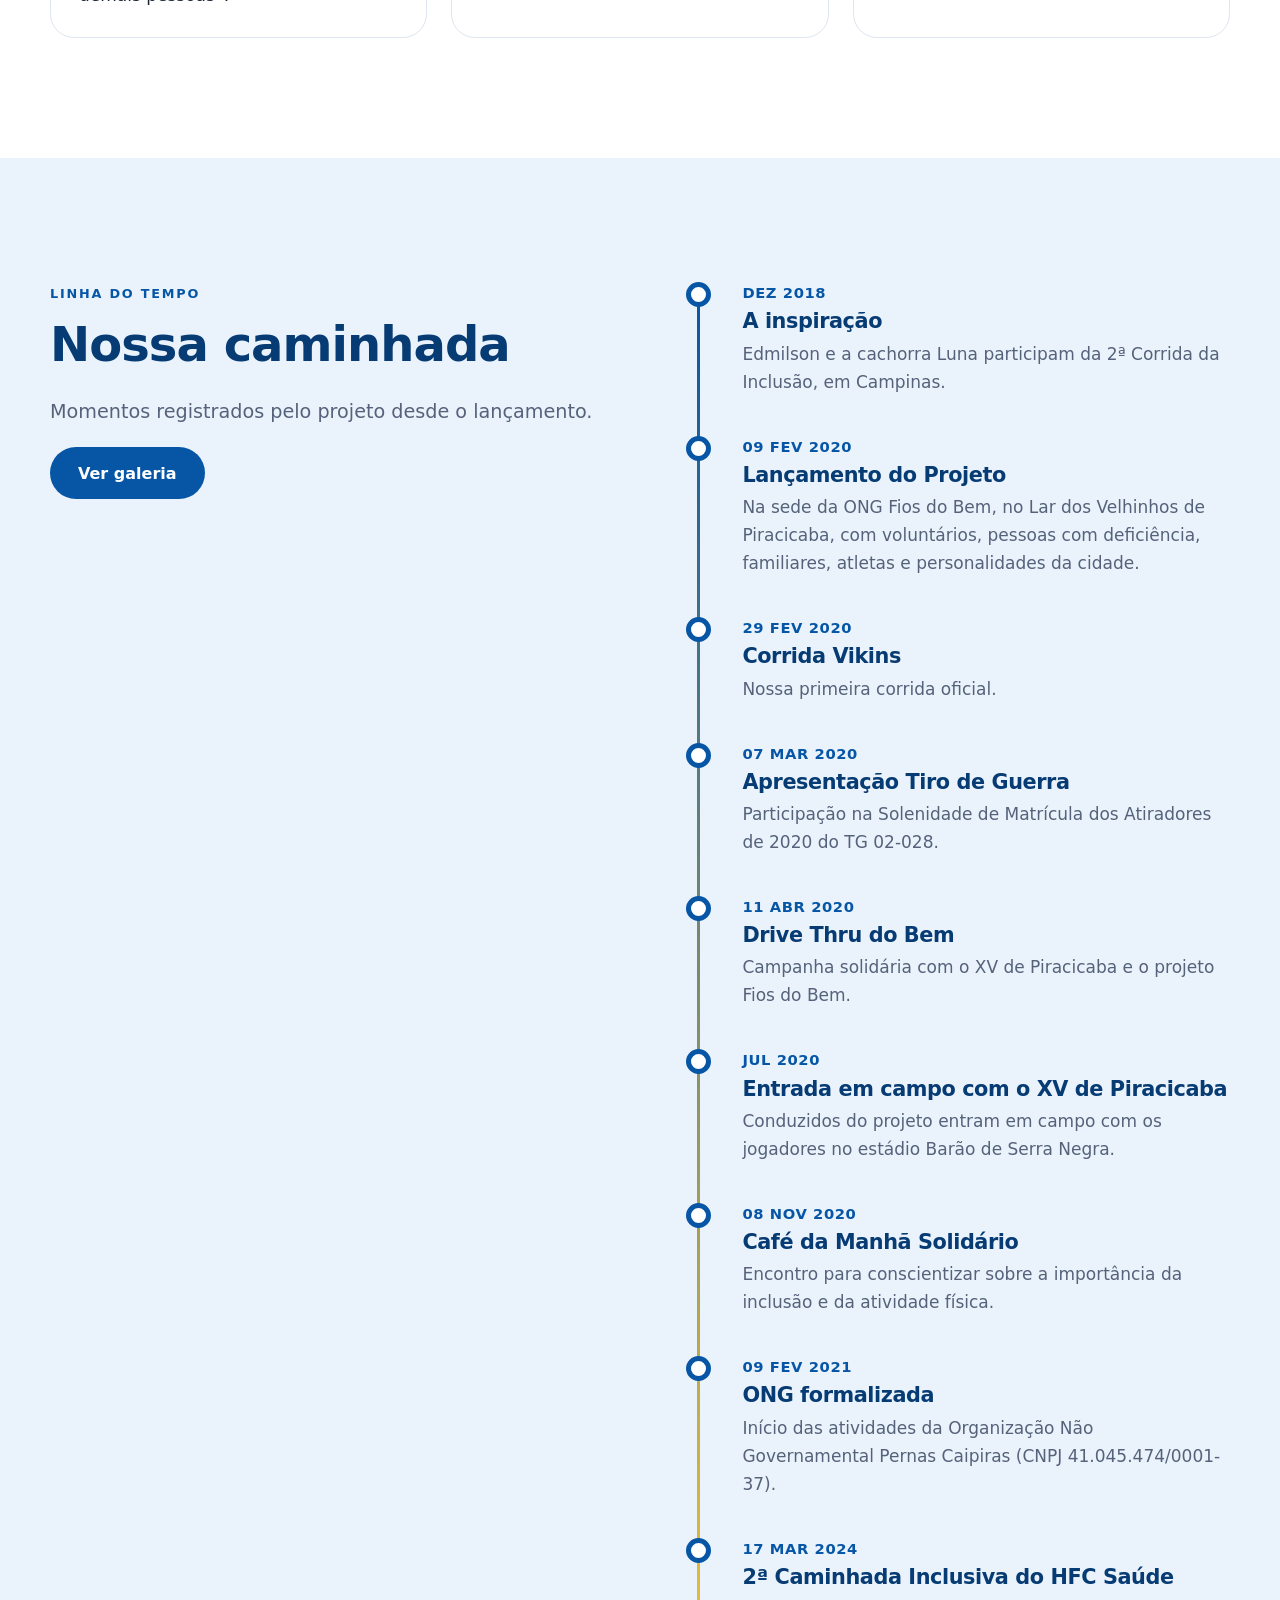
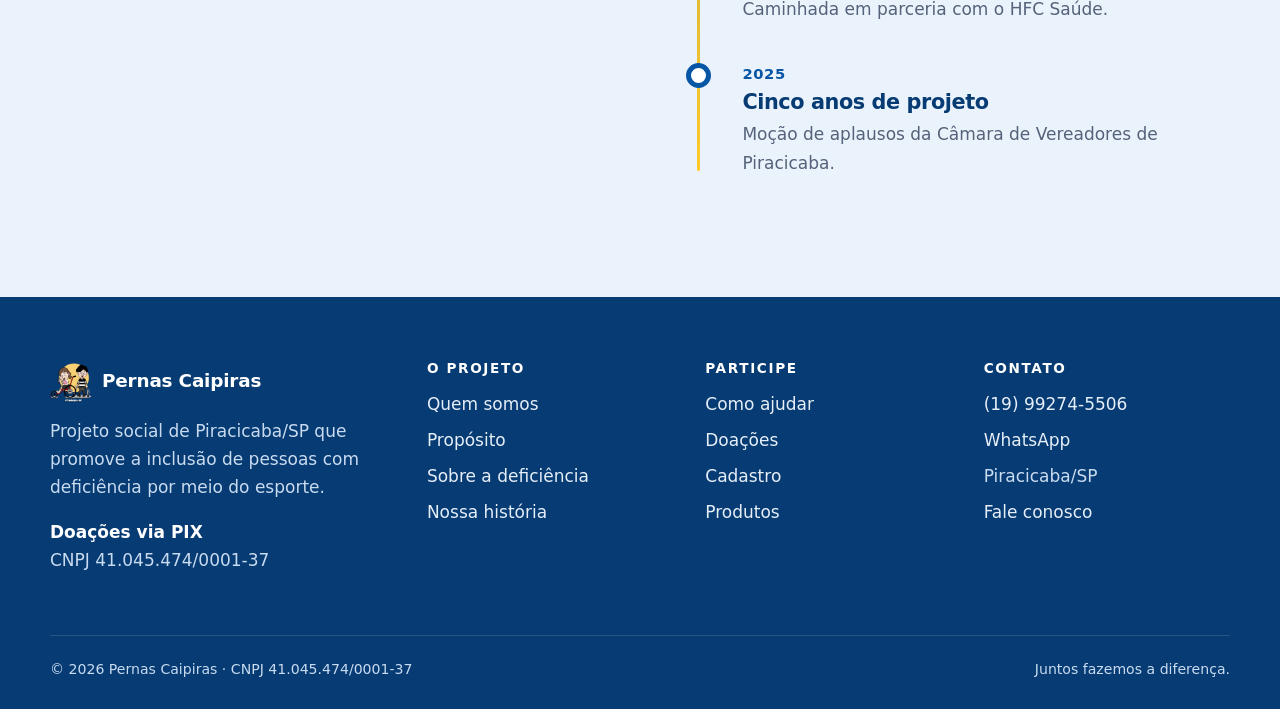
<file: sobre.html>
<!doctype html>
<html lang="pt-BR" class="no-js">
  <head>
    <meta charset="utf-8" />
    <meta name="viewport" content="width=device-width, initial-scale=1" />
    <title>Quem somos | Pernas Caipiras</title>
    <meta
      name="description"
      content="História, missão, visão e propósito do Pernas Caipiras, e informações sobre a deficiência."
    />
    <meta property="og:title" content="Quem somos | Pernas Caipiras" />
    <meta
      property="og:description"
      content="História, missão, visão e propósito do Pernas Caipiras, e informações sobre a deficiência."
    />
    <meta property="og:type" content="website" />
    <meta property="og:locale" content="pt_BR" />
    <meta property="og:image" content="assets/hero.jpg" />
    <meta name="twitter:card" content="summary_large_image" />
    <link rel="icon" type="image/png" href="assets/favicon.png" />
    <link rel="stylesheet" href="style.css" />
  </head>
  <body>
    <a class="skip" href="#conteudo">Pular para o conteúdo</a>
    <header class="header">
      <div class="container header__in">
        <a class="logo" href="index.html" aria-label="Pernas Caipiras — página inicial"
          ><img src="assets/logo.png" alt="" width="42" height="42" />Pernas Caipiras</a
        >
        <nav id="nav" class="nav" aria-label="Menu principal">
          <ul style="all: unset; display: contents">
            <li class="nav__item"><details>
              <summary class="nav__link" aria-current="page">
                O projeto
                <svg viewBox="0 0 12 12" aria-hidden="true">
                  <path d="M2 4l4 4 4-4" fill="none" stroke="currentColor" stroke-width="2" />
                </svg>
              </summary>
              <ul class="nav__sub">
                <li><a href="sobre.html#quem-somos">Quem somos</a></li>
                <li><a href="sobre.html#proposito">Propósito</a></li>
                <li><a href="sobre.html#deficiencia">Sobre a deficiência</a></li>
                <li><a href="sobre.html#historia">Nossa história</a></li>
              </ul></details>
            </li>
            <li class="nav__item"><details>
              <summary class="nav__link">
                Participe
                <svg viewBox="0 0 12 12" aria-hidden="true">
                  <path d="M2 4l4 4 4-4" fill="none" stroke="currentColor" stroke-width="2" />
                </svg>
              </summary>
              <ul class="nav__sub">
                <li><a href="participe.html#como-ajudar">Como ajudar</a></li>
                <li><a href="participe.html#doacoes">Doações</a></li>
                <li><a href="participe.html#cadastro">Cadastro</a></li>
                <li><a href="participe.html#produtos">Produtos</a></li>
              </ul></details>
            </li>
            <li class="nav__item"><details>
              <summary class="nav__link">
                Conheça
                <svg viewBox="0 0 12 12" aria-hidden="true">
                  <path d="M2 4l4 4 4-4" fill="none" stroke="currentColor" stroke-width="2" />
                </svg>
              </summary>
              <ul class="nav__sub">
                <li><a href="conheca.html#galeria">Galeria</a></li>
                <li><a href="conheca.html#parceiros">Parceiros</a></li>
              </ul></details>
            </li>
            <li class="nav__item"><a class="nav__link" href="contato.html">Contato</a></li>
            <li class="nav__item">
              <a
                class="nav__link carrinho-link"
                href="participe.html#carrinho"
                aria-label="Carrinho"
                >Carrinho <span class="carrinho-qtd">0</span></a
              >
            </li>
            <li class="nav__item">
              <a class="btn btn--amarelo btn--sm" href="participe.html#cadastro">Faça parte</a>
            </li>
          </ul>
        </nav>
      </div>
    </header>
    <main id="conteudo">
      <section class="page-hero">
        <div class="container">
          <span class="eyebrow">O projeto</span>
          <h1>Uma história construída por pessoas.</h1>
          <p class="lead">
            Conheça como tudo começou, o que nos move e por que a inclusão é um compromisso de
            todos.
          </p>
          <nav class="subnav" aria-label="Nesta página">
            <a href="#quem-somos">Quem somos</a><a href="#proposito">Propósito</a
            ><a href="#deficiencia">Sobre a deficiência</a><a href="#historia">Linha do tempo</a>
          </nav>
        </div>
      </section>

      <section class="section" id="quem-somos">
        <div class="container split">
          <div >
            <span class="eyebrow">Histórico</span>
            <h2>Tudo começou com uma emoção</h2>
            <p>
              Em dezembro de 2018, Edmilson participou da 2ª Corrida da Inclusão na Decathlon em
              Campinas com a sua cachorra corredora Luna. Na ocasião, ele pôde conhecer e compor um
              grupo de corredores voluntários que conduziam pessoas com deficiência em triciclos
              adaptados.
            </p>
            <p>
              Essa experiência foi incrível e a emoção tomou conta de Edmilson, que não conteve as
              lágrimas ao ver a felicidade daquelas crianças. Dali nasceu a vontade de levar essa
              experiência a Piracicaba.
            </p>
            <div class="mvv">
              <div>
                <strong>Missão</strong>Incentivar e promover a inclusão social de pessoas com
                deficiências na sociedade por meio do esporte. Promover a valorização e o respeito
                pelas capacidades e potencialidades de cada indivíduo.
              </div>
              <div>
                <strong>Visão</strong>Ser reconhecido nacionalmente e internacionalmente como um
                projeto que aproxima as pessoas com e sem deficiência e que promove o respeito e a
                empatia entre elas.
              </div>
            </div>
          </div>
          <div class="split__img split__img--org">
            <img
              src="assets/imagem 3.jpg"
              alt="Voluntários do projeto conduzindo pessoas com deficiência"
              loading="lazy"
              width="1400"
              height="1002"
            />
          </div>
        </div>
      </section>

      <section class="section section--azul proposito" id="proposito">
        <div class="container">
          <div class="palavra" aria-hidden="true">PONTE</div>
          <span class="eyebrow">Propósito</span>
          <blockquote >
            “Muitos podem estar pensando que o propósito desse projeto é a inclusão das pessoas com
            deficiência no esporte. Mas, não… O verdadeiro propósito do Pernas Caipiras é a
            construção de uma <em>PONTE de relacionamento inclusivo</em> entre as pessoas com e sem
            deficiência.”
          </blockquote>
          <cite
            >Ouso parafrasear Carl Jung, quando ele afirma que a união entre pessoas se assemelha a
            uma reação química, onde o encontro entre os diferentes transforma todos os
            envolvidos.</cite
          >
        </div>
      </section>

      <section class="section" id="deficiencia">
        <div class="container">
          <div class="head">
            <span class="eyebrow">Informação</span>
            <h2>Sobre a deficiência</h2>
            <p class="lead">Entender é o primeiro passo para incluir.</p>
          </div>
          <div class="grid grid--3">
            <div class="card">
              <span class="icone"
                ><svg
                  viewBox="0 0 24 24"
                  fill="none"
                  stroke="currentColor"
                  stroke-width="2"
                  aria-hidden="true"
                >
                  <path
                    d="M4 19.5A2.5 2.5 0 0 1 6.5 17H20V2H6.5A2.5 2.5 0 0 0 4 4.5v15zM20 17v5H6.5A2.5 2.5 0 0 1 4 19.5"
                  /></svg
              ></span>
              <h3>O que diz a lei</h3>
              <p>
                Pessoas com deficiência são “aquelas que têm impedimentos de longo prazo de natureza
                física, intelectual (mental) ou sensorial (visão e audição), os quais, em interação
                com diversas barreiras, podem obstruir sua participação plena e efetiva na sociedade
                em igualdade de condições com as demais pessoas”.
              </p>
            </div>
            <div class="card">
              <span class="icone icone--amarelo"
                ><svg
                  viewBox="0 0 24 24"
                  fill="none"
                  stroke="currentColor"
                  stroke-width="2"
                  stroke-linecap="round"
                  stroke-linejoin="round"
                  aria-hidden="true"
                >
                  <circle cx="9" cy="7" r="4" />
                  <path
                    d="M2 21v-2a4 4 0 0 1 4-4h6a4 4 0 0 1 4 4v2M16 3.1a4 4 0 0 1 0 7.8M22 21v-2a4 4 0 0 0-3-3.9"
                  /></svg
              ></span>
              <h3>Barreiras são da sociedade</h3>
              <p>
                As barreiras impedem o pleno desenvolvimento de todos os cidadãos. No processo de
                inclusão, a responsabilidade deixa de ser apenas da pessoa com deficiência para
                alcançar toda a sociedade.
              </p>
            </div>
            <div class="card">
              <span class="icone"
                ><svg
                  viewBox="0 0 24 24"
                  fill="none"
                  stroke="currentColor"
                  stroke-width="2"
                  stroke-linecap="round"
                  stroke-linejoin="round"
                  aria-hidden="true"
                >
                  <path
                    d="M20.8 4.6a5.5 5.5 0 0 0-7.8 0L12 5.7l-1-1.1a5.5 5.5 0 0 0-7.8 7.8l8.8 8.8 8.8-8.8a5.5 5.5 0 0 0 0-7.8z"
                  /></svg
              ></span>
              <h3>Cidadania</h3>
              <p>
                Trata-se, agora, de uma questão de cidadania e de redução da desigualdade social:
                valorizar as capacidades e potencialidades de cada pessoa.
              </p>
            </div>
          </div>
        </div>
      </section>

      <section class="section section--claro" id="historia">
        <div class="container split" style="align-items: start">
          <div >
            <span class="eyebrow">Linha do tempo</span>
            <h2>Nossa caminhada</h2>
            <p class="lead">Momentos registrados pelo projeto desde o lançamento.</p>
            <a class="btn btn--azul" href="conheca.html#galeria">Ver galeria</a>
          </div>
          <ol class="timeline">
            <li>
              <time>Dez 2018</time>
              <h3>A inspiração</h3>
              <p>Edmilson e a cachorra Luna participam da 2ª Corrida da Inclusão, em Campinas.</p>
            </li>
            <li>
              <time>09 Fev 2020</time>
              <h3>Lançamento do Projeto</h3>
              <p>
                Na sede da ONG Fios do Bem, no Lar dos Velhinhos de Piracicaba, com voluntários,
                pessoas com deficiência, familiares, atletas e personalidades da cidade.
              </p>
            </li>
            <li>
              <time>29 Fev 2020</time>
              <h3>Corrida Vikins</h3>
              <p>Nossa primeira corrida oficial.</p>
            </li>
            <li>
              <time>07 Mar 2020</time>
              <h3>Apresentação Tiro de Guerra</h3>
              <p>Participação na Solenidade de Matrícula dos Atiradores de 2020 do TG 02-028.</p>
            </li>
            <li>
              <time>11 Abr 2020</time>
              <h3>Drive Thru do Bem</h3>
              <p>Campanha solidária com o XV de Piracicaba e o projeto Fios do Bem.</p>
            </li>
            <li>
              <time>Jul 2020</time>
              <h3>Entrada em campo com o XV de Piracicaba</h3>
              <p>
                Conduzidos do projeto entram em campo com os jogadores no estádio Barão de Serra
                Negra.
              </p>
            </li>
            <li>
              <time>08 Nov 2020</time>
              <h3>Café da Manhã Solidário</h3>
              <p>
                Encontro para conscientizar sobre a importância da inclusão e da atividade física.
              </p>
            </li>
            <li>
              <time>09 Fev 2021</time>
              <h3>ONG formalizada</h3>
              <p>
                Início das atividades da Organização Não Governamental Pernas Caipiras (CNPJ
                41.045.474/0001-37).
              </p>
            </li>
            <li>
              <time>17 Mar 2024</time>
              <h3>2ª Caminhada Inclusiva do HFC Saúde</h3>
              <p>Caminhada em parceria com o HFC Saúde.</p>
            </li>
            <li>
              <time>2025</time>
              <h3>Cinco anos de projeto</h3>
              <p>Moção de aplausos da Câmara de Vereadores de Piracicaba.</p>
            </li>
          </ol>
        </div>
      </section>
    </main>
    <footer class="footer">
      <div class="container">
        <div class="footer__grid">
          <div>
            <a class="logo" href="index.html"
              ><img src="assets/logo.png" alt="" width="42" height="42" />Pernas Caipiras</a
            >
            <p>
              Projeto social de Piracicaba/SP que promove a inclusão de pessoas com deficiência por
              meio do esporte.
            </p>
            <p><strong style="color: #fff">Doações via PIX</strong><br />CNPJ 41.045.474/0001-37</p>
          </div>
          <div>
            <h4>O projeto</h4>
            <ul>
              <li><a href="sobre.html#quem-somos">Quem somos</a></li>
              <li><a href="sobre.html#proposito">Propósito</a></li>
              <li><a href="sobre.html#deficiencia">Sobre a deficiência</a></li>
              <li><a href="sobre.html#historia">Nossa história</a></li>
            </ul>
          </div>
          <div>
            <h4>Participe</h4>
            <ul>
              <li><a href="participe.html#como-ajudar">Como ajudar</a></li>
              <li><a href="participe.html#doacoes">Doações</a></li>
              <li><a href="participe.html#cadastro">Cadastro</a></li>
              <li><a href="participe.html#produtos">Produtos</a></li>
            </ul>
          </div>
          <div>
            <h4>Contato</h4>
            <ul>
              <li><a href="tel:+5519992745506">(19) 99274-5506</a></li>
              <li>
                <a href="https://wa.me/5519992745506" target="_blank" rel="noopener">WhatsApp</a>
              </li>
              <li>Piracicaba/SP</li>
              <li><a href="contato.html">Fale conosco</a></li>
            </ul>
          </div>
        </div>
        <div class="footer__base">
          <span>© <span id="ano">2026</span> Pernas Caipiras · CNPJ 41.045.474/0001-37</span
          ><span>Juntos fazemos a diferença.</span>
        </div>
      </div>
    </footer>
    <script src="js/main.js" defer></script>
  </body>
</html>
</file>
<file: style.css>
:root {
  --azul: #0756a6;
  --azul-escuro: #063b73;
  --amarelo: #ffc928;
  --branco: #ffffff;
  --azul-claro: #eaf3fc;
  --cinza-claro: #f5f7fa;
  --texto: #1b2533;
  --texto-suave: #55627a;
  --borda: #dde5ef;
  --r-sm: 16px;
  --r-md: 24px;
  --r-lg: 32px;
  --r-pill: 999px;
  --sombra: 0 10px 30px -12px rgba(6, 59, 115, 0.25);
  --sombra-sm: 0 4px 14px -6px rgba(6, 59, 115, 0.18);
  --fonte: system-ui, -apple-system, "Segoe UI", Roboto, Arial, sans-serif;
  --max: 1180px;
  --sec: clamp(64px, 10vw, 120px);
}
*,
*::before,
*::after {
  box-sizing: border-box;
}
html {
  overflow-x: clip;
  scroll-behavior: smooth;
  -webkit-text-size-adjust: 100%;
}
body {
  margin: 0;
  font-family: var(--fonte);
  color: var(--texto);
  background: var(--branco);
  line-height: 1.65;
  font-size: 1.0625rem;
  overflow-x: hidden;
}
img {
  max-width: 100%;
  display: block;
  height: auto;
}
a {
  color: var(--azul);
}
h1,
h2,
h3,
h4 {
  line-height: 1.12;
  margin: 0 0 0.5em;
  color: var(--azul-escuro);
  letter-spacing: -0.02em;
}
h1 {
  font-size: clamp(2.4rem, 7vw, 4.6rem);
  font-weight: 800;
}
h2 {
  font-size: clamp(1.9rem, 4.5vw, 3rem);
  font-weight: 800;
}
h3 {
  font-size: 1.3rem;
  font-weight: 700;
}
p {
  margin: 0 0 1em;
}
:focus-visible {
  outline: 3px solid var(--amarelo);
  outline-offset: 3px;
  border-radius: 6px;
}
.skip {
  position: absolute;
  left: -999px;
  top: 8px;
  background: var(--azul-escuro);
  color: var(--branco);
  padding: 10px 16px;
  border-radius: var(--r-sm);
  z-index: 100;
}
.skip:focus {
  left: 8px;
}
.container {
  width: min(100% - 40px, var(--max));
  margin-inline: auto;
}
.section {
  padding-block: var(--sec);
}
.section--claro {
  background: var(--azul-claro);
}
.section--cinza {
  background: var(--cinza-claro);
}
.section--azul {
  background: var(--azul-escuro);
  color: var(--branco);
}
.section--azul h2,
.section--azul h3 {
  color: var(--branco);
}
.eyebrow {
  display: inline-block;
  font-size: 0.8rem;
  font-weight: 700;
  letter-spacing: 0.14em;
  text-transform: uppercase;
  color: var(--azul);
  margin-bottom: 14px;
}
.section--azul .eyebrow {
  color: var(--amarelo);
}
.lead {
  font-size: 1.2rem;
  color: var(--texto-suave);
  max-width: 62ch;
}
.section--azul .lead {
  color: #c9dbf0;
}
.destaque {
  color: var(--amarelo);
}
.head {
  max-width: 760px;
  margin-bottom: 48px;
}
.center {
  text-align: center;
  margin-inline: auto;
}

.btn {
  display: inline-flex;
  align-items: center;
  justify-content: center;
  gap: 8px;
  min-height: 52px;
  padding: 14px 26px;
  border-radius: var(--r-pill);
  font: 700 1rem var(--fonte);
  text-decoration: none;
  border: 2px solid transparent;
  cursor: pointer;
  transition:
    transform 0.2s,
    background 0.2s,
    box-shadow 0.2s;
}
.btn:hover {
  transform: translateY(-2px);
}
.btn--amarelo {
  background: var(--amarelo);
  color: var(--azul-escuro);
  box-shadow: var(--sombra-sm);
}
.btn--amarelo:hover {
  background: #ffd54f;
}
.btn--azul {
  background: var(--azul);
  color: var(--branco);
}
.btn--azul:hover {
  background: var(--azul-escuro);
}
.btn--contorno {
  border-color: currentColor;
  color: var(--azul);
  background: transparent;
}
.btn--claro {
  border-color: rgba(255, 255, 255, 0.6);
  color: var(--branco);
}
.btn--sm {
  min-height: 42px;
  padding: 9px 18px;
  font-size: 0.92rem;
}
.acoes {
  display: flex;
  flex-wrap: wrap;
  gap: 12px;
  margin-top: 28px;
}

.header {
  position: sticky;
  top: 0;
  z-index: 50;
  background: rgba(255, 255, 255, 0.94);
  backdrop-filter: blur(10px);
  border-bottom: 1px solid var(--borda);
}
.header__in {
  display: flex;
  align-items: center;
  justify-content: space-between;
  gap: 16px;
  min-height: 76px;
}
.logo {
  display: flex;
  align-items: center;
  gap: 10px;
  text-decoration: none;
  color: var(--azul-escuro);
  font-weight: 800;
  font-size: 1.15rem;
  letter-spacing: -0.01em;
}
.logo img {
  width: 42px;
  height: 42px;
}
.nav {
  display: flex;
  align-items: center;
  gap: 4px;
}
.nav__item {
  position: relative;
  list-style: none;
}
.nav__link {
  display: flex;
  align-items: center;
  gap: 6px;
  padding: 10px 14px;
  border-radius: var(--r-pill);
  text-decoration: none;
  color: var(--texto);
  font-weight: 600;
  font-size: 0.97rem;
  background: none;
  border: 0;
  font-family: inherit;
  cursor: pointer;
}
.nav__link:hover,
.nav__link[aria-current="page"] {
  background: var(--azul-claro);
  color: var(--azul);
}
.nav__link svg {
  width: 12px;
  height: 12px;
  transition: transform 0.2s;
}
.nav__sub {
  position: absolute;
  top: calc(100% + 6px);
  left: 0;
  min-width: 230px;
  background: var(--branco);
  border: 1px solid var(--borda);
  border-radius: var(--r-sm);
  box-shadow: var(--sombra);
  padding: 8px;
  list-style: none;
  margin: 0;
  display: none;
}
.nav__item details > summary {
  list-style: none;
}
.nav__item details > summary::-webkit-details-marker {
  display: none;
}
.nav__item details[open] .nav__sub {
  display: block;
}
.nav__item details[open] .nav__link svg {
  transform: rotate(180deg);
}
.nav__sub a {
  display: block;
  padding: 10px 12px;
  border-radius: 12px;
  text-decoration: none;
  color: var(--texto);
  font-weight: 500;
}
.nav__sub a:hover {
  background: var(--azul-claro);
  color: var(--azul);
}
.nav .btn {
  margin-left: 8px;
}
.carrinho-link {
  position: relative;
}
.carrinho-qtd {
  display: inline-grid;
  place-items: center;
  min-width: 20px;
  height: 20px;
  padding: 0 5px;
  border-radius: 999px;
  background: var(--amarelo);
  color: var(--azul-escuro);
  font-size: 0.75rem;
  font-weight: 800;
}

@media (max-width: 960px) {
  .header__in {
    flex-wrap: wrap;
    height: auto;
    padding-block: 10px;
  }
  .nav {
    width: 100%;
    flex-wrap: wrap;
    justify-content: center;
    gap: 2px;
  }
  .nav__link {
    padding: 8px 10px;
    font-size: 0.92rem;
  }
  .nav__sub {
    left: 50%;
    transform: translateX(-50%);
    z-index: 60;
  }
  .nav .btn {
    margin-left: 4px;
  }
}

.hero {
  position: relative;
  padding-block: clamp(40px, 7vw, 90px) clamp(60px, 9vw, 110px);
  overflow: hidden;
  background: linear-gradient(180deg, var(--azul-claro), var(--branco));
}
.hero__grid {
  display: grid;
  grid-template-columns: 1.05fr 1fr;
  gap: clamp(32px, 5vw, 64px);
  align-items: center;
}
.hero h1 span {
  display: block;
}
.hero h1 .destaque {
  color: var(--azul);
}
.hero h1 .marca {
  position: relative;
  display: inline-block;
  color: var(--azul-escuro);
}
.hero h1 .marca::after {
  content: "";
  position: absolute;
  left: -2%;
  right: -2%;
  bottom: 0.06em;
  height: 0.32em;
  background: var(--amarelo);
  z-index: -1;
  border-radius: 8px;
}
.hero__texto p {
  font-size: 1.18rem;
  color: var(--texto-suave);
  max-width: 52ch;
}
.hero__visual {
  position: relative;
}
.hero__foto {
  border-radius: var(--r-lg) var(--r-lg) var(--r-lg) 120px;
  overflow: hidden;
  box-shadow: var(--sombra);
  aspect-ratio: 4/3.4;
}
.hero__foto img {
  width: 100%;
  height: 100%;
  object-fit: cover;
}
.hero__circulo {
  position: absolute;
  width: 140px;
  height: 140px;
  border-radius: 50%;
  background: var(--amarelo);
  top: -26px;
  right: -26px;
  z-index: -1;
}
.hero__selo {
  position: absolute;
  left: -18px;
  bottom: 28px;
  background: var(--branco);
  border-radius: var(--r-sm);
  padding: 14px 18px;
  box-shadow: var(--sombra);
  display: flex;
  align-items: center;
  gap: 12px;
  max-width: 260px;
}
.hero__selo strong {
  display: block;
  color: var(--azul-escuro);
  font-size: 1.4rem;
  line-height: 1;
}
.hero__selo small {
  color: var(--texto-suave);
  font-size: 0.85rem;
  line-height: 1.3;
  display: block;
}
.hero__caminho {
  position: absolute;
  left: 0;
  right: 0;
  bottom: 0;
  width: 100%;
  height: auto;
  z-index: 0;
  pointer-events: none;
  opacity: 0.9;
}
.hero .container {
  position: relative;
  z-index: 1;
}
@media (max-width: 860px) {
  .hero__grid {
    grid-template-columns: 1fr;
  }
  .hero__selo {
    left: 12px;
    bottom: -20px;
  }
  .hero__circulo {
    right: -10px;
    width: 100px;
    height: 100px;
  }
}

.page-hero {
  padding-block: clamp(48px, 8vw, 96px) clamp(40px, 6vw, 64px);
  background: var(--azul-escuro);
  color: var(--branco);
  position: relative;
  overflow: hidden;
  border-radius: 0 0 var(--r-lg) var(--r-lg);
}
.page-hero h1 {
  color: var(--branco);
  font-size: clamp(2.2rem, 6vw, 3.8rem);
}
.page-hero .lead {
  color: #c9dbf0;
}
.page-hero .eyebrow {
  color: var(--amarelo);
}
.page-hero::after {
  content: "";
  position: absolute;
  width: 340px;
  height: 340px;
  border-radius: 50%;
  border: 40px solid var(--azul);
  right: -120px;
  top: -120px;
  opacity: 0.6;
}
.subnav {
  display: flex;
  flex-wrap: wrap;
  gap: 8px;
  margin-top: 28px;
}
.subnav a {
  padding: 9px 16px;
  border-radius: var(--r-pill);
  background: rgba(255, 255, 255, 0.1);
  color: var(--branco);
  text-decoration: none;
  font-weight: 600;
  font-size: 0.92rem;
}
.subnav a:hover {
  background: var(--amarelo);
  color: var(--azul-escuro);
}

.grid {
  display: grid;
  gap: 24px;
}
.grid--2 {
  grid-template-columns: repeat(2, 1fr);
}
.grid--3 {
  grid-template-columns: repeat(3, 1fr);
}
.grid--4 {
  grid-template-columns: repeat(4, 1fr);
}
@media (max-width: 960px) {
  .grid--3,
  .grid--4 {
    grid-template-columns: repeat(2, 1fr);
  }
}
@media (max-width: 640px) {
  .grid--2,
  .grid--3,
  .grid--4 {
    grid-template-columns: 1fr;
  }
}
.card {
  background: var(--branco);
  border: 1px solid var(--borda);
  border-radius: var(--r-md);
  padding: 28px;
  transition:
    transform 0.25s,
    box-shadow 0.25s;
}
.card:hover {
  transform: translateY(-4px);
  box-shadow: var(--sombra);
}
.card p:last-child {
  margin-bottom: 0;
}
.card--img {
  padding: 0;
  overflow: hidden;
  display: flex;
  flex-direction: column;
}
.card--img .card__corpo {
  padding: 24px;
  display: flex;
  flex-direction: column;
  flex: 1;
}
.card--img .card__corpo .btn,
.card--img .card__corpo .mais {
  margin-top: auto;
  align-self: flex-start;
}
.card__img {
  aspect-ratio: 16/10;
  overflow: hidden;
  background: var(--azul-claro);
}
.card__img img {
  width: 100%;
  height: 100%;
  object-fit: cover;
  transition: transform 0.5s;
}
.card:hover .card__img img {
  transform: scale(1.04);
}
.icone {
  width: 56px;
  height: 56px;
  border-radius: 18px;
  display: grid;
  place-items: center;
  background: var(--azul-claro);
  color: var(--azul);
  margin-bottom: 18px;
}
.icone svg {
  width: 28px;
  height: 28px;
}
.icone--amarelo {
  background: var(--amarelo);
  color: var(--azul-escuro);
}
.meta {
  font-size: 0.85rem;
  color: var(--texto-suave);
  display: flex;
  gap: 10px;
  flex-wrap: wrap;
  margin-bottom: 8px;
}
.tag {
  display: inline-block;
  padding: 4px 12px;
  border-radius: var(--r-pill);
  background: var(--azul-claro);
  color: var(--azul);
  font-weight: 700;
  font-size: 0.78rem;
  letter-spacing: 0.04em;
  text-transform: uppercase;
}
.mais {
  font-weight: 700;
  text-decoration: none;
}
.mais::after {
  content: " →";
}

.split {
  display: grid;
  grid-template-columns: 1fr 1fr;
  gap: clamp(32px, 6vw, 80px);
  align-items: center;
}
.split__img {
  border-radius: var(--r-lg);
  overflow: hidden;
  box-shadow: var(--sombra);
}
.split__img img {
  width: 100%;
  height: 100%;
  object-fit: cover;
}
.split__img--org {
  border-radius: 120px var(--r-lg) var(--r-lg) var(--r-lg);
}
@media (max-width: 860px) {
  .split {
    grid-template-columns: 1fr;
  }
}

/* Mission chips */
.mvv {
  display: grid;
  gap: 16px;
  margin-top: 28px;
}
.mvv div {
  padding: 20px 22px;
  border-radius: var(--r-sm);
  background: var(--cinza-claro);
  border-left: 5px solid var(--azul);
}
.mvv strong {
  display: block;
  color: var(--azul-escuro);
  margin-bottom: 4px;
}

/* Propósito */
.proposito {
  text-align: center;
  position: relative;
  overflow: hidden;
}
.proposito blockquote {
  margin: 0 auto;
  max-width: 900px;
  font-size: clamp(1.4rem, 3.4vw, 2.2rem);
  font-weight: 700;
  line-height: 1.35;
  color: var(--branco);
}
.proposito blockquote em {
  font-style: normal;
  color: var(--amarelo);
}
.proposito cite {
  display: block;
  margin-top: 24px;
  font-style: normal;
  color: #c9dbf0;
  font-size: 1rem;
  font-weight: 500;
}
.palavra {
  font-size: clamp(4rem, 16vw, 11rem);
  font-weight: 800;
  line-height: 1;
  color: rgba(255, 255, 255, 0.06);
  letter-spacing: -0.04em;
  margin-bottom: -0.35em;
}

.numeros {
  display: grid;
  grid-template-columns: repeat(4, 1fr);
  gap: 20px;
}
.numero {
  background: var(--branco);
  border-radius: var(--r-md);
  padding: 28px 24px;
  box-shadow: var(--sombra-sm);
}
.numero strong {
  display: block;
  font-size: clamp(2.4rem, 5vw, 3.4rem);
  font-weight: 800;
  color: var(--azul);
  line-height: 1;
  margin-bottom: 8px;
}
.numero span {
  color: var(--texto-suave);
  font-size: 0.98rem;
}
.fonte {
  font-size: 0.85rem;
  color: var(--texto-suave);
  margin-top: 20px;
}
@media (max-width: 860px) {
  .numeros {
    grid-template-columns: repeat(2, 1fr);
  }
}

.familia {
  display: grid;
  grid-template-columns: 1fr 1fr;
  gap: 24px;
}
.opcao {
  border-radius: var(--r-lg);
  padding: clamp(28px, 4vw, 44px);
  position: relative;
  overflow: hidden;
  color: var(--branco);
  background: var(--azul);
}
.opcao--b {
  background: var(--azul-escuro);
}
.opcao h3 {
  color: var(--branco);
  font-size: 1.7rem;
}
.opcao p {
  color: #dce8f6;
}
.opcao svg.ilustra {
  width: 92px;
  height: 92px;
  margin-bottom: 20px;
}
.opcao::after {
  content: "";
  position: absolute;
  width: 220px;
  height: 220px;
  border-radius: 50%;
  background: rgba(255, 201, 40, 0.18);
  right: -70px;
  bottom: -70px;
}
@media (max-width: 760px) {
  .familia {
    grid-template-columns: 1fr;
  }
}

.timeline {
  list-style: none;
  margin: 0;
  padding: 0;
  position: relative;
}
.timeline::before {
  content: "";
  position: absolute;
  left: 19px;
  top: 6px;
  bottom: 6px;
  width: 3px;
  background: linear-gradient(var(--azul), var(--amarelo));
  border-radius: 3px;
}
.timeline li {
  position: relative;
  padding: 0 0 36px 64px;
}
.timeline li::before {
  content: "";
  position: absolute;
  left: 8px;
  top: 4px;
  width: 25px;
  height: 25px;
  border-radius: 50%;
  background: var(--branco);
  border: 5px solid var(--azul);
}
.timeline li:last-child {
  padding-bottom: 0;
}
.timeline time {
  font-weight: 800;
  color: var(--azul);
  font-size: 0.92rem;
  letter-spacing: 0.04em;
  text-transform: uppercase;
}
.timeline h3 {
  margin: 4px 0 6px;
}
.timeline p {
  color: var(--texto-suave);
  margin: 0;
  max-width: 62ch;
}

.albuns {
  display: grid;
  grid-template-columns: repeat(auto-fill, minmax(300px, 1fr));
  gap: 24px;
}
.album {
  background: var(--branco);
  border: 1px solid var(--borda);
  border-radius: var(--r-md);
  overflow: hidden;
  display: flex;
  flex-direction: column;
  transition:
    transform 0.25s,
    box-shadow 0.25s;
}
.album:hover {
  transform: translateY(-4px);
  box-shadow: var(--sombra);
}
.album__capa {
  position: relative;
  display: block;
  padding: 0;
  border: 0;
  cursor: zoom-in;
  aspect-ratio: 3/2;
  overflow: hidden;
  background: var(--azul-claro);
}
.album__capa img {
  width: 100%;
  height: 100%;
  object-fit: cover;
  transition: transform 0.5s;
}
.album:hover .album__capa img {
  transform: scale(1.05);
}
.album__qtd {
  position: absolute;
  right: 12px;
  top: 12px;
  background: var(--amarelo);
  color: var(--azul-escuro);
  font-size: 0.8rem;
  font-weight: 800;
  padding: 6px 12px;
  border-radius: var(--r-pill);
}
.album__corpo {
  padding: 22px 24px 26px;
  display: flex;
  flex-direction: column;
  gap: 8px;
  flex: 1;
}
.album__corpo time {
  font-size: 0.8rem;
  font-weight: 700;
  letter-spacing: 0.08em;
  text-transform: uppercase;
  color: var(--azul);
}
.album__corpo h3 {
  margin: 0;
  font-size: 1.25rem;
}
.album__corpo p {
  margin: 0 0 10px;
  color: var(--texto-suave);
}
.album__ver {
  margin-top: auto;
  align-self: flex-start;
  min-height: 44px;
  padding: 10px 22px;
}
.lb-contador {
  display: block;
  margin-top: 6px;
  font-size: 0.85rem;
  opacity: 0.75;
}
.lightbox {
  position: fixed;
  inset: 0;
  z-index: 200;
  background: rgba(4, 25, 50, 0.92);
  display: none;
  align-items: center;
  justify-content: center;
  padding: 20px;
}
.lightbox:target {
  display: flex;
}
.lightbox img {
  max-height: 82vh;
  max-width: min(1100px, 100%);
  border-radius: var(--r-sm);
  object-fit: contain;
}
.lightbox p {
  color: var(--branco);
  text-align: center;
  margin-top: 12px;
}
.lightbox figure {
  margin: 0;
}
.lb-btn {
  position: absolute;
  width: 52px;
  height: 52px;
  border-radius: 50%;
  border: 0;
  background: var(--branco);
  color: var(--azul-escuro);
  font-size: 1.5rem;
  cursor: pointer;
  display: grid;
  place-items: center;
}
.lb-fechar {
  top: 16px;
  right: 16px;
}
.lb-ant {
  left: 16px;
  top: 50%;
  transform: translateY(-50%);
}
.lb-prox {
  right: 16px;
  top: 50%;
  transform: translateY(-50%);
}

.produto .preco {
  font-size: 1.6rem;
  font-weight: 800;
  color: var(--azul-escuro);
  margin: 4px 0 16px;
}
.produto__img {
  aspect-ratio: 1/1;
  display: grid;
  place-items: center;
  background: linear-gradient(135deg, var(--azul), var(--azul-escuro));
  color: var(--amarelo);
}
.produto__img svg {
  width: 96px;
  height: 96px;
}
.carrinho {
  border: 2px dashed var(--borda);
  border-radius: var(--r-md);
  padding: 28px;
  margin-top: 32px;
  background: var(--branco);
}
.carrinho ul {
  list-style: none;
  margin: 0 0 16px;
  padding: 0;
}
.carrinho li {
  display: flex;
  justify-content: space-between;
  align-items: center;
  gap: 12px;
  padding: 12px 0;
  border-bottom: 1px solid var(--borda);
}
.carrinho .qtd {
  display: flex;
  align-items: center;
  gap: 6px;
}
.carrinho .qtd button {
  width: 34px;
  height: 34px;
  border-radius: 50%;
  border: 1px solid var(--borda);
  background: var(--branco);
  cursor: pointer;
  font-size: 1.1rem;
}
.carrinho__total {
  font-size: 1.2rem;
  font-weight: 800;
  color: var(--azul-escuro);
}

.doacao {
  display: grid;
  grid-template-columns: 1.2fr 1fr;
  gap: 32px;
  align-items: center;
  background: var(--azul-escuro);
  color: var(--branco);
  border-radius: var(--r-lg);
  padding: clamp(28px, 5vw, 56px);
  position: relative;
  overflow: hidden;
}
.doacao h2,
.doacao h3 {
  color: var(--branco);
}
.doacao p {
  color: #c9dbf0;
}
.pix {
  background: var(--branco);
  color: var(--texto);
  border-radius: var(--r-md);
  padding: 24px;
}
.pix small {
  display: block;
  color: var(--texto-suave);
  font-weight: 600;
  text-transform: uppercase;
  letter-spacing: 0.1em;
  font-size: 0.75rem;
}
.pix code {
  display: block;
  font: 800 1.35rem var(--fonte);
  color: var(--azul-escuro);
  margin: 6px 0 16px;
  word-break: break-all;
}
.qr {
  display: block;
  width: 100%;
  max-width: 200px;
  aspect-ratio: 1/1;
  object-fit: contain;
  background: var(--branco);
  border: 1px solid var(--borda);
  border-radius: var(--r-sm);
  padding: 10px;
  margin-top: 16px;
}
.pix .qr-aviso {
  margin: 10px 0 0;
  color: var(--texto);
  font-size: 0.85rem;
}
@media (max-width: 860px) {
  .doacao {
    grid-template-columns: 1fr;
  }
}

.form {
  display: grid;
  gap: 18px;
}
.form .linha {
  display: grid;
  grid-template-columns: 1fr 1fr;
  gap: 18px;
}
@media (max-width: 640px) {
  .form .linha {
    grid-template-columns: 1fr;
  }
}
label {
  display: block;
  font-weight: 600;
  margin-bottom: 6px;
  font-size: 0.95rem;
}
input,
select,
textarea {
  width: 100%;
  min-height: 52px;
  padding: 12px 16px;
  border: 1.5px solid var(--borda);
  border-radius: 14px;
  font: inherit;
  background: var(--branco);
  color: var(--texto);
}
textarea {
  min-height: 120px;
  resize: vertical;
}
input:focus,
select:focus,
textarea:focus {
  border-color: var(--azul);
  outline: 3px solid rgba(7, 86, 166, 0.18);
  outline-offset: 0;
}
.check {
  display: flex;
  gap: 10px;
  align-items: flex-start;
  font-weight: 500;
}
.check input {
  width: 22px;
  min-height: 22px;
  height: 22px;
  margin-top: 2px;
  flex: none;
}
.aviso {
  background: var(--azul-claro);
  border-radius: var(--r-sm);
  padding: 16px 18px;
  font-size: 0.95rem;
  color: var(--azul-escuro);
}
.tabs {
  display: inline-flex;
  background: var(--cinza-claro);
  border-radius: var(--r-pill);
  padding: 6px;
  gap: 4px;
  margin-bottom: 28px;
  flex-wrap: wrap;
}
.tabs button {
  border: 0;
  background: none;
  padding: 12px 22px;
  border-radius: var(--r-pill);
  font: 700 1rem var(--fonte);
  color: var(--texto-suave);
  cursor: pointer;
  min-height: 48px;
}
.tabs button[aria-selected="true"] {
  background: var(--azul);
  color: var(--branco);
}
.painel[hidden] {
  display: none;
}

.parceiros-vazio {
  border: 2px dashed var(--borda);
  border-radius: var(--r-md);
  padding: 36px;
  text-align: center;
  color: var(--texto-suave);
}

.contato {
  display: grid;
  grid-template-columns: 1fr 1fr;
  gap: clamp(28px, 5vw, 64px);
}
.contato__lista {
  list-style: none;
  padding: 0;
  margin: 0;
  display: grid;
  gap: 14px;
}
.contato__lista li {
  display: flex;
  gap: 14px;
  align-items: center;
  background: var(--branco);
  border-radius: var(--r-sm);
  padding: 16px 18px;
  box-shadow: var(--sombra-sm);
}
.contato__lista .icone {
  margin: 0;
  width: 46px;
  height: 46px;
  border-radius: 14px;
  flex: none;
}
.contato__lista .icone svg {
  width: 22px;
  height: 22px;
}
.contato__lista a {
  font-weight: 700;
  text-decoration: none;
  color: var(--azul-escuro);
}
.contato__lista small {
  display: block;
  color: var(--texto-suave);
}
@media (max-width: 860px) {
  .contato {
    grid-template-columns: 1fr;
  }
}

.faixa {
  background: var(--amarelo);
  border-radius: var(--r-lg);
  padding: clamp(28px, 5vw, 56px);
  display: flex;
  flex-wrap: wrap;
  gap: 24px;
  align-items: center;
  justify-content: space-between;
}
.faixa h2 {
  margin: 0;
  max-width: 20ch;
}

.footer {
  background: var(--azul-escuro);
  color: #c9dbf0;
  padding-block: 64px 28px;
  margin-top: 0;
}
.footer a {
  color: #e6eef8;
  text-decoration: none;
}
.footer a:hover {
  color: var(--amarelo);
}
.footer__grid {
  display: grid;
  grid-template-columns: 1.4fr repeat(3, 1fr);
  gap: 32px;
}
.footer h4 {
  color: var(--branco);
  font-size: 0.85rem;
  letter-spacing: 0.12em;
  text-transform: uppercase;
  margin-bottom: 14px;
}
.footer ul {
  list-style: none;
  padding: 0;
  margin: 0;
  display: grid;
  gap: 8px;
}
.footer .logo {
  color: var(--branco);
  margin-bottom: 14px;
}
.footer__base {
  border-top: 1px solid rgba(255, 255, 255, 0.12);
  margin-top: 44px;
  padding-top: 22px;
  font-size: 0.88rem;
  display: flex;
  flex-wrap: wrap;
  gap: 12px;
  justify-content: space-between;
}
@media (max-width: 860px) {
  .footer__grid {
    grid-template-columns: 1fr 1fr;
  }
}
@media (max-width: 520px) {
  .footer__grid {
    grid-template-columns: 1fr;
  }
}

@media (prefers-reduced-motion: reduce) {
  *,
  *::before,
  *::after {
    animation: none !important;
    transition: none !important;
    scroll-behavior: auto !important;
  }
}
.sr-only {
  position: absolute;
  width: 1px;
  height: 1px;
  overflow: hidden;
  clip: rect(0 0 0 0);
  white-space: nowrap;
}

.parceiros-grid {
  display: grid;
  grid-template-columns: repeat(auto-fit, minmax(145px, 1fr));
  gap: 16px;
  align-items: stretch;
}
.parceiro-logo {
  min-height: 112px;
  display: flex;
  align-items: center;
  justify-content: center;
  padding: 18px;
  background: var(--branco);
  border: 1px solid var(--borda);
  border-radius: var(--r-sm);
  box-shadow: var(--sombra-suave, 0 4px 16px rgba(6, 59, 115, 0.06));
}
.parceiro-logo img {
  display: block;
  width: 100%;
  height: 76px;
  object-fit: contain;
}
.parceiro-logo span {
  display: block;
  max-width: 100%;
  font-weight: 800;
  color: var(--azul-escuro);
  text-align: center;
  font-size: clamp(0.8rem, 1.5vw, 1.05rem);
  line-height: 1.25;
  overflow-wrap: anywhere;
}
@media (max-width: 480px) {
  .parceiros-grid {
    grid-template-columns: repeat(2, minmax(0, 1fr));
    gap: 10px;
  }
  .parceiro-logo {
    min-height: 94px;
    padding: 12px;
  }
  .parceiro-logo img {
    height: 64px;
  }
  .parceiro-logo span {
    font-size: 0.82rem;
  }
}

.album__capa,
.album__ver {
  text-decoration: none;
}
.lb-fundo {
  position: absolute;
  inset: 0;
  cursor: zoom-out;
}
.lightbox figure,
.lb-btn {
  position: relative;
  z-index: 1;
}
.lightbox .lb-btn {
  position: absolute;
  text-decoration: none;
}
html:has(.lightbox:target) {
  overflow: hidden;
}
.produto__img img {
  width: 100%;
  height: 100%;
  object-fit: cover;
  display: block;
}
</file>
